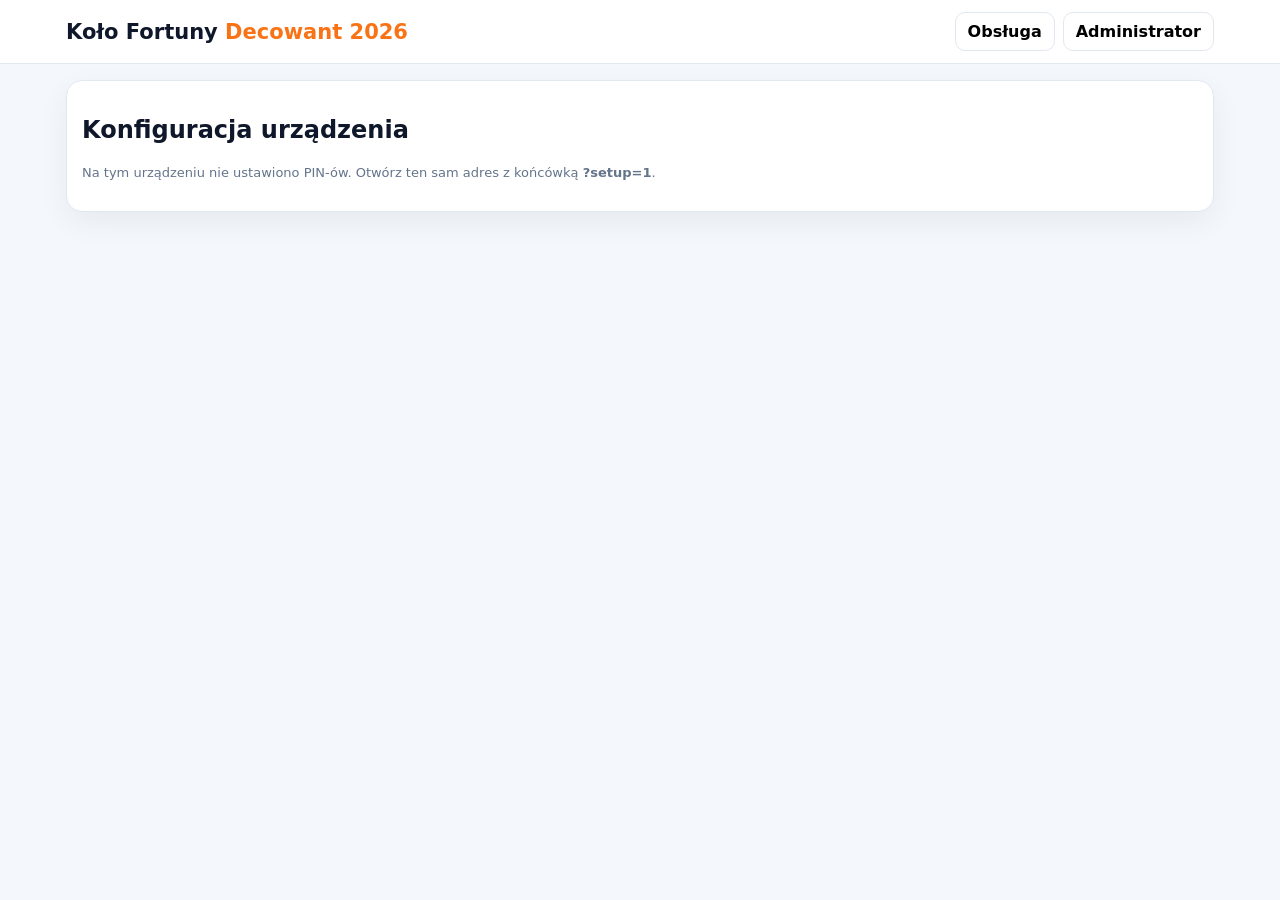
<file: kolo-fortuny-2026/index.html>
<!doctype html>
<html lang="pl"><head><meta charset="utf-8"><meta name="viewport" content="width=device-width,initial-scale=1"><title>Decowant – Koło Fortuny 2026</title>
<style>
:root{--g:#15803d;--o:#f97316;--r:#dc2626;--bg:#f4f7fb;--line:#e2e8f0;--ink:#0f172a;--muted:#64748b}*{box-sizing:border-box}body{margin:0;font-family:system-ui,-apple-system,Segoe UI,Roboto,Arial;background:var(--bg);color:var(--ink)}button,input{font:inherit}button{cursor:pointer;border:1px solid var(--line);background:#fff;border-radius:10px;padding:9px 12px;font-weight:750}button:disabled{opacity:.5;cursor:not-allowed}.green{background:var(--g);border-color:var(--g);color:#fff}.orange{background:var(--o);border-color:var(--o);color:#fff}.red{background:var(--r);border-color:var(--r);color:#fff}.hide{display:none!important}.top{position:sticky;top:0;z-index:10;background:#fff;border-bottom:1px solid var(--line)}.wrap{max-width:1180px;margin:auto;padding:12px 16px;display:flex;justify-content:space-between;align-items:center;gap:10px}h1{font-size:21px;margin:0}h1 span{color:var(--o)}.actions{display:flex;gap:8px;flex-wrap:wrap}.page{max-width:1180px;margin:auto;padding:16px}.card{background:#fff;border:1px solid var(--line);border-radius:16px;box-shadow:0 10px 30px rgba(15,23,42,.06);overflow:hidden}.head{padding:13px 15px;border-bottom:1px solid var(--line);background:#fbfdff;display:flex;justify-content:space-between;align-items:center;gap:10px}.head h2{font-size:17px;margin:0}.body{padding:15px}.status{display:flex;gap:10px;align-items:center;flex-wrap:wrap;background:#fff;border:1px solid var(--line);border-radius:13px;padding:10px 12px;margin-bottom:14px}.status b{margin-left:auto}.badge{border-radius:999px;padding:6px 10px;font-size:12px;font-weight:900}.badge.test{background:#fff7ed;color:#9a3412}.badge.live{background:#ecfdf5;color:#166534}.badge.ended{background:#f1f5f9;color:#334155}.layout{display:grid;grid-template-columns:1.2fr .8fr;gap:15px}.lock,.section{border:1px solid var(--line);border-radius:13px;padding:13px;background:#fff}.lock{background:#f8fafc;border-style:dashed}.lock p,.section p,.help{font-size:13px;color:var(--muted);line-height:1.45}label{display:block;font-size:12px;font-weight:800;color:#475569;margin-bottom:5px}input{width:100%;height:39px;border:1px solid #cbd5e1;border-radius:9px;padding:0 9px}.customer{display:grid;grid-template-columns:1fr 150px 180px;gap:9px;align-items:end}.session{margin-top:10px;padding:10px 12px;border:1px solid var(--line);background:#f8fafc;border-radius:12px;display:grid;grid-template-columns:1fr auto auto;gap:12px;align-items:center}.session small{display:block;color:var(--muted)}.session strong{display:block;text-align:right;font-size:25px;color:var(--g)}.wheelWrap{width:min(100%,620px);aspect-ratio:1;margin:18px auto 8px;position:relative}.wheelWrap canvas{width:100%;height:100%;display:block}.pointer{position:absolute;left:50%;top:-8px;transform:translateX(-50%);z-index:3;width:0;height:0;border-left:18px solid transparent;border-right:18px solid transparent;border-bottom:32px solid var(--o)}.hub{position:absolute;left:50%;top:50%;transform:translate(-50%,-50%);width:96px;height:96px;border-radius:50%;background:var(--o);border:7px solid #fff;color:#fff;font-weight:900;display:flex;align-items:center;justify-content:center;text-align:center;pointer-events:none}.center{text-align:center}.big{font-size:18px;padding:13px 25px}.testNote{text-align:center;color:#9a3412;font-size:12px}.result{text-align:center;margin:12px auto 0;padding:12px;background:#ecfdf5;border:1px solid #bbf7d0;border-radius:12px}.result small{display:block;color:#166534;font-weight:800}.result strong{display:block;font-size:24px;color:#14532d}.prizes{display:flex;flex-direction:column;gap:7px;max-height:710px;overflow:auto}.prize{display:grid;grid-template-columns:32px 1fr 70px 75px;gap:7px;align-items:center;padding:7px;border:1px solid var(--line);border-radius:10px}.prize.off{opacity:.5}.num{width:28px;height:28px;border-radius:50%;border:2px solid #16a34a;color:var(--g);font-weight:900;display:flex;align-items:center;justify-content:center}.prize b{font-size:13px}.prize small{display:block;color:var(--muted)}.pill{font-size:11px;background:#f1f5f9;border-radius:8px;padding:5px;text-align:center}.admin{margin-top:15px}.tabs{display:flex;gap:7px;flex-wrap:wrap;margin-bottom:13px}.tab.on{background:#0f172a;color:#fff}.panel{display:none}.panel.on{display:block}.row{display:flex;justify-content:space-between;align-items:center;gap:10px}.twocol{display:grid;grid-template-columns:1fr 1fr;gap:13px}.editor{border:1px solid var(--line);border-radius:11px;overflow:hidden;margin-top:10px}.editrow{display:grid;grid-template-columns:36px 1fr 80px 95px 80px 62px;gap:7px;align-items:center;padding:7px;border-bottom:1px solid var(--line)}.editrow:last-child{border-bottom:0}.prob{text-align:right;color:#166534;font-weight:850}.table{overflow:auto;border:1px solid var(--line);border-radius:10px}.table table{width:100%;border-collapse:collapse;font-size:13px}.table th,.table td{padding:8px;border-bottom:1px solid var(--line);text-align:left}.table th{background:#f8fafc;font-size:11px;text-transform:uppercase;color:var(--muted)}.ok{padding:8px;background:#f0fdf4;border:1px solid #bbf7d0;color:#166534;border-radius:9px}.warn{background:#fff7ed;border-color:#fed7aa}.grand{text-align:center;padding:17px;border:1px solid #fdba74;background:#fff7ed;border-radius:14px}.grand small,.grand span,.grand b,.grand strong{display:block}.grand strong{font-size:28px;color:#9a3412}.modal{position:fixed;inset:0;background:rgba(15,23,42,.62);z-index:50;display:flex;align-items:center;justify-content:center;padding:16px}.dialog{width:min(500px,100%);background:#fff;border-radius:16px;padding:17px;box-shadow:0 20px 70px rgba(0,0,0,.3)}.dialog h3{margin-top:0}.modalActions{display:flex;justify-content:flex-end;gap:8px;margin-top:14px}code{display:block;background:#f8fafc;border:1px solid var(--line);border-radius:9px;padding:9px;font-size:12px}@media(max-width:900px){.layout,.twocol{grid-template-columns:1fr}.customer{grid-template-columns:1fr}.status b{margin-left:0}.editrow{grid-template-columns:32px 1fr 72px 85px}}
</style></head><body>
<header class="top"><div class="wrap"><h1>Koło Fortuny <span>Decowant 2026</span></h1><div class="actions"><button id="operatorLogin">Obsługa</button><button id="adminLogin">Administrator</button><button id="logout" class="hide">Wyloguj</button></div></div></header><main class="page">
<section id="setup" class="card hide"><div class="body"><h2>Konfiguracja urządzenia</h2><p class="help">Na tym urządzeniu nie ustawiono PIN-ów. Otwórz ten sam adres z końcówką <b>?setup=1</b>.</p><div id="setupFields" class="hide"><label>PIN administratora</label><input id="adminPinSetup" type="password" inputmode="numeric"><label style="margin-top:10px">PIN obsługi</label><input id="operatorPinSetup" type="password" inputmode="numeric"><button id="saveSetup" class="green" style="margin-top:12px">Zapisz PIN-y</button></div></div></section>
<div id="app" class="hide"><div class="status"><span id="modeBadge" class="badge test">TRYB TESTOWY</span><span id="modeInfo"></span><b id="summary"></b></div><div class="layout"><section class="card"><div class="head"><h2>Losowanie</h2><span id="authState">Zablokowane</span></div><div class="body"><div id="locked" class="lock"><b>Losowanie zablokowane.</b><p>Zaloguj obsługę. Przypadkowy odwiedzający nie może wykonywać oficjalnych losowań.</p><button id="loginInline" class="green">Zaloguj obsługę</button></div><div id="wheelPanel" class="hide"><div class="customer"><div><label>Nr telefonu klienta</label><input id="phone" type="tel" placeholder="501 234 567"></div><div><label>Kupione losy</label><input id="tickets" type="number" min="1" max="100" value="1"></div><button id="addCustomer" class="green">Dodaj pakiet</button></div><div id="activeSession" class="session hide"><div><b id="sessionPhone"></b><small>Pakiet: <span id="sessionBought"></span></small></div><div><small>Pozostało</small><strong id="sessionLeft">0</strong></div><button id="cancelSession">Anuluj pakiet</button></div><div class="wheelWrap"><div class="pointer"></div><canvas id="wheel" width="620" height="620"></canvas><div class="hub">DECOWANT<br>2026</div></div><div class="center"><button id="spin" class="green big" disabled>ZAKRĘĆ KOŁEM</button></div><p id="testNote" class="testNote">TRYB TESTOWY: ilości nagród nie maleją.</p><div id="result" class="result hide"><small id="resultNo"></small><strong id="resultName"></strong></div></div></div></section><section class="card"><div class="head"><h2>Nagrody na kole</h2><span id="available"></span></div><div class="body"><div id="publicPrizes" class="prizes"></div></div></section></div>
<section id="admin" class="card admin hide"><div class="head"><h2>Panel administratora</h2><span>Dane gry zapisują się lokalnie na tym urządzeniu.</span></div><div class="body"><nav class="tabs"><button class="tab on" data-tab="prizes">Nagrody</button><button class="tab" data-tab="game">Gra</button><button class="tab" data-tab="players">Gracze</button><button class="tab" data-tab="grand">Nagroda główna</button><button class="tab" data-tab="backup">Kopia</button><button class="tab" data-tab="security">PIN-y</button></nav>
<div id="tab-prizes" class="panel on"><div class="section"><div class="row"><div><h3>Nagrody i szanse</h3><p>Więcej sztuk i niższa wartość = większa szansa. Droższa i rzadka = mniejsza szansa.</p></div><button id="addPrize" class="green">+ Dodaj nagrodę</button></div><code>waga = ilość^0,75 / (1 + wartość/50)^0,65</code><div id="prizeEditor" class="editor"></div></div></div>
<div id="tab-game" class="panel"><div class="twocol"><div class="section"><h3>Sterowanie grą</h3><div id="gameText"></div><div id="testControls"><button id="startLive" class="green">ROZPOCZNIJ GRĘ NA ŻYWO</button><p>START nie usuwa bazy nagród.</p></div><div id="liveControls" class="hide"><p class="ok">Gra LIVE działa. START nie uruchomi się drugi raz.</p><button id="endLive" class="red">ZAKOŃCZ GRĘ</button></div><div id="endedControls" class="hide"><button id="newEdition" class="orange">NOWA EDYCJA – zachowaj nagrody</button></div></div><div class="section"><h3>Podsumowanie</h3><div id="gameStats"></div></div></div><div class="section"><h3>Historia losowań</h3><div class="table"><table><thead><tr><th>Czas</th><th>Tryb</th><th>Telefon</th><th>Nr</th><th>Nagroda</th></tr></thead><tbody id="spinHistory"></tbody></table></div></div></div>
<div id="tab-players" class="panel"><div class="section"><h3>Uczestnicy LIVE</h3><p>Każdy kupiony los = jeden udział w nagrodzie głównej.</p><div class="table"><table><thead><tr><th>Telefon</th><th>Losy</th><th>Użyte</th><th>Szansa</th><th></th></tr></thead><tbody id="players"></tbody></table></div></div></div>
<div id="tab-grand" class="panel"><div class="twocol"><div class="section"><h3>Nagroda główna</h3><label>Nazwa nagrody</label><input id="grandName" type="text"><p>Losowanie dostępne po zakończeniu gry.</p><button id="drawGrand" class="orange">WYLOSUJ NAGRODĘ GŁÓWNĄ</button></div><div class="section"><h3>Wynik</h3><div id="grandEmpty">Jeszcze nie losowano.</div><div id="grandResult" class="grand hide"><small>ZWYCIĘZCA</small><strong id="grandPhone"></strong><span id="grandTickets"></span><b id="grandPrize"></b></div></div></div></div>
<div id="tab-backup" class="panel"><div class="twocol"><div class="section"><h3>Kopia bezpieczeństwa</h3><button id="export" class="green">Pobierz kopię JSON</button></div><div class="section"><h3>Wczytaj kopię</h3><input id="import" type="file" accept="application/json"></div></div></div>
<div id="tab-security" class="panel"><div class="twocol"><div class="section"><h3>Zmień PIN administratora</h3><input id="newAdminPin" type="password" inputmode="numeric"><button id="changeAdminPin" style="margin-top:9px">Zmień</button></div><div class="section"><h3>Zmień PIN obsługi</h3><input id="newOperatorPin" type="password" inputmode="numeric"><button id="changeOperatorPin" style="margin-top:9px">Zmień</button></div></div></div></div></section></div></main>
<div id="loginModal" class="modal hide"><div class="dialog"><h3 id="loginTitle">Logowanie</h3><label>PIN</label><input id="loginPin" type="password" inputmode="numeric"><p id="loginHelp"></p><div class="modalActions"><button data-close="loginModal">Anuluj</button><button id="loginSubmit" class="green">Zaloguj</button></div></div></div><div id="confirmModal" class="modal hide"><div class="dialog"><h3 id="confirmTitle">Potwierdź</h3><p id="confirmText"></p><div id="phraseWrap" class="hide"><label>Wpisz: <b id="phraseLabel"></b></label><input id="phraseInput"></div><div class="modalActions"><button data-close="confirmModal">Anuluj</button><button id="confirmOk" class="red">Potwierdź</button></div></div></div>
<script>
(()=>{const K='decowant_wheel_2026_onefile_v1',S='decowant_wheel_2026_onefile_sec_v1',$=id=>document.getElementById(id),demo=[['Kubek Decowant',24,25],['Długopis',60,5],['Koszulka Decowant',18,45],['Taśma malarska MOTIVE',30,16],['Wałek malarski',12,35],['Czapka',8,55],['Voucher 100 zł',3,100],['Zestaw narzędzi',2,250]],uid=()=>Math.random().toString(36).slice(2)+Date.now().toString(36),fresh=()=>({mode:'TEST',startedAt:null,endedAt:null,prizes:demo.map((x,i)=>({id:uid(),name:x[0],qty:x[1],startQty:x[1],value:x[2],active:true,color:`hsl(${i*47%360} 72% 58%)`})),spins:[],testSpins:[],participants:{},activeSession:null,grandPrizeName:'Nagroda główna Decowant',grandWinner:null});let st=load(),role=null,targetRole=null,rotation=0,spinning=false,confirmFn=null,confirmPhrase=null;function load(){try{let x=JSON.parse(localStorage.getItem(K)||'null');if(x){x.prizes=(x.prizes||[]).map((p,i)=>({...p,id:p.id||uid(),qty:+p.qty||0,startQty:+(p.startQty??p.qty)||0,value:+p.value||0,active:p.active!==false,color:p.color||`hsl(${i*47%360} 72% 58%)`}));x.participants=x.participants||{};x.spins=x.spins||[];x.testSpins=x.testSpins||[];return x}}catch(e){}return fresh()}function save(){localStorage.setItem(K,JSON.stringify(st))}function sec(){try{return JSON.parse(localStorage.getItem(S)||'null')}catch(e){return null}}function setSec(x){localStorage.setItem(S,JSON.stringify(x))}function esc(s){return String(s??'').replace(/[&<>"']/g,c=>({'&':'&amp;','<':'&lt;','>':'&gt;','"':'&quot;',"'":'&#39;'}[c]))}function phone(v){let d=String(v||'').replace(/\D/g,'');if(d.startsWith('48')&&d.length===11)d=d.slice(2);return d}function pretty(v){let d=phone(v);return d.length===9?d.slice(0,3)+' '+d.slice(3,6)+' '+d.slice(6):v}function rnd(){return Math.random()}function weight(p){if(!p.active||p.qty<=0)return 0;return Math.pow(Math.max(1,p.qty),.75)/Math.pow(1+Math.max(0,p.value)/50,.65)}function probs(){let ws=st.prizes.map(weight),t=ws.reduce((a,b)=>a+b,0);return ws.map(x=>t?x/t:0)}function pick(){let ws=st.prizes.map(weight),t=ws.reduce((a,b)=>a+b,0);if(!t)return-1;let r=rnd()*t;for(let i=0;i<ws.length;i++){if(r<ws[i])return i;r-=ws[i]}return ws.length-1}function mode(){return st.mode==='LIVE'?['live','GRA NA ŻYWO','Wygrane zmniejszają pulę. Kupione losy zapisują się do nagrody głównej.']:st.mode==='ENDED'?['ended','GRA ZAKOŃCZONA','Zwykłe losowanie zablokowane. Można losować nagrodę główną.']:['test','TRYB TESTOWY','Testy nie zmieniają puli i nie zapisują graczy do nagrody głównej.']}function render(){let m=mode();$('modeBadge').className='badge '+m[0];$('modeBadge').textContent=m[1];$('modeInfo').textContent=m[2];$('testNote').classList.toggle('hide',st.mode!=='TEST');$('summary').textContent=`Nagrody: ${st.prizes.filter(p=>p.active&&p.qty>0).length} • sztuk: ${st.prizes.reduce((a,p)=>a+p.qty,0)} • uczestników LIVE: ${Object.keys(st.participants).length}`;auth();renderPrizes();renderSession();renderAdmin();draw()}function auth(){let ok=role==='operator'||role==='admin';$('locked').classList.toggle('hide',ok);$('wheelPanel').classList.toggle('hide',!ok);$('authState').textContent=ok?(role==='admin'?'Administrator zalogowany':'Obsługa zalogowana'):'Zablokowane';$('admin').classList.toggle('hide',role!=='admin');$('logout').classList.toggle('hide',!role);$('operatorLogin').classList.toggle('hide',!!role);$('adminLogin').classList.toggle('hide',role==='admin')}function renderPrizes(){let ps=probs();$('publicPrizes').innerHTML=st.prizes.map((p,i)=>`<div class="prize ${!p.active||p.qty<=0?'off':''}"><div class="num">${i+1}</div><div><b>${esc(p.name)}</b><small>${p.active?'Aktywna':'Wyłączona'}</small></div><div class="pill">${p.qty} szt.</div><div class="pill">${p.value.toFixed(0)} zł</div></div>`).join('');let av=st.prizes.filter(p=>p.active&&p.qty>0);$('available').textContent=`${av.length} pozycji • ${av.reduce((a,p)=>a+p.qty,0)} szt.`;$('prizeEditor').innerHTML=st.prizes.map((p,i)=>`<div class="editrow" data-id="${p.id}"><div class="num">${i+1}</div><input data-f="name" value="${esc(p.name)}"><input data-f="qty" type="number" min="0" value="${p.qty}"><input data-f="value" type="number" min="0" step="0.01" value="${p.value}"><div class="prob">${(ps[i]*100).toFixed(2)}%</div><button data-del="1">Usuń</button></div>`).join('')}function renderSession(){let s=st.activeSession;$('activeSession').classList.toggle('hide',!s);if(s){$('sessionPhone').textContent=pretty(s.phone);$('sessionBought').textContent=s.bought;$('sessionLeft').textContent=s.remaining}$('phone').disabled=!!s;$('tickets').disabled=!!s;$('addCustomer').disabled=!!s||st.mode==='ENDED';$('cancelSession').disabled=!s||s.remaining<=0;$('spin').disabled=!(role&&st.mode!=='ENDED'&&s&&s.remaining>0&&st.prizes.some(p=>weight(p)>0)&&!spinning)}function renderAdmin(){if(role!=='admin')return;$('testControls').classList.toggle('hide',st.mode!=='TEST');$('liveControls').classList.toggle('hide',st.mode!=='LIVE');$('endedControls').classList.toggle('hide',st.mode!=='ENDED');$('gameText').innerHTML=st.mode==='TEST'?'Możesz testować koło. Testy nie zmniejszają ilości.':st.mode==='LIVE'?`Gra rozpoczęta: <b>${new Date(st.startedAt).toLocaleString()}</b>. Nagrody można dodawać także w trakcie gry.`:`Gra zakończona: <b>${st.endedAt?new Date(st.endedAt).toLocaleString():'-'}</b>.`;let vals=Object.values(st.participants),tickets=vals.reduce((a,p)=>a+p.tickets,0);$('gameStats').innerHTML=`<b>${st.spins.length}</b> losowań LIVE<br><b>${vals.length}</b> klientów<br><b>${tickets}</b> losów w puli głównej`;let all=[...st.spins.map(x=>({...x,m:'LIVE'})),...st.testSpins.map(x=>({...x,m:'TEST'}))].sort((a,b)=>b.ts-a.ts);$('spinHistory').innerHTML=all.map(x=>`<tr><td>${new Date(x.ts).toLocaleString()}</td><td>${x.m}</td><td>${x.phone?pretty(x.phone):'-'}</td><td>${x.prizeNumber||'-'}</td><td>${esc(x.prizeName||'-')}</td></tr>`).join('')||'<tr><td colspan="5">Brak losowań.</td></tr>';$('players').innerHTML=vals.sort((a,b)=>b.tickets-a.tickets).map(p=>`<tr><td>${pretty(p.phone)}</td><td>${p.tickets}</td><td>${p.used||0}</td><td>${tickets?((p.tickets/tickets)*100).toFixed(2):'0.00'}%</td><td><button data-rm="${p.phone}">Usuń</button></td></tr>`).join('')||'<tr><td colspan="5">Brak uczestników.</td></tr>';$('grandName').value=st.grandPrizeName;$('drawGrand').disabled=st.mode!=='ENDED'||!!st.grandWinner||!tickets;$('grandResult').classList.toggle('hide',!st.grandWinner);$('grandEmpty').classList.toggle('hide',!!st.grandWinner);if(st.grandWinner){$('grandPhone').textContent=pretty(st.grandWinner.phone);$('grandTickets').textContent=`${st.grandWinner.tickets} losów w puli`;$('grandPrize').textContent=st.grandWinner.prizeName}}function draw(){let c=$('wheel'),ctx=c.getContext('2d'),css=620,dpr=window.devicePixelRatio||1;c.width=css*dpr;c.height=css*dpr;ctx.setTransform(dpr,0,0,dpr,0,0);ctx.clearRect(0,0,css,css);let cx=css/2,cy=css/2,r=css/2-18,n=st.prizes.length;ctx.save();ctx.translate(cx,cy);ctx.rotate(rotation);if(n){let step=Math.PI*2/n;st.prizes.forEach((p,i)=>{let a=i*step,b=a+step;ctx.beginPath();ctx.moveTo(0,0);ctx.arc(0,0,r,a,b);ctx.closePath();ctx.fillStyle=!p.active||p.qty<=0?'#dbe3ec':p.color;ctx.fill();ctx.strokeStyle='rgba(255,255,255,.75)';ctx.stroke();let mid=a+step/2;ctx.save();ctx.rotate(mid);ctx.translate(r*.73,0);ctx.rotate(Math.PI/2);ctx.beginPath();ctx.arc(0,0,n>20?17:20,0,Math.PI*2);ctx.fillStyle='rgba(255,255,255,.82)';ctx.fill();ctx.fillStyle='#0f172a';ctx.font=`900 ${n>24?15:n>18?17:20}px system-ui`;ctx.textAlign='center';ctx.textBaseline='middle';ctx.fillText(String(i+1),0,0);ctx.restore()})}else{ctx.beginPath();ctx.arc(0,0,r,0,Math.PI*2);ctx.fillStyle='#e5e7eb';ctx.fill()}ctx.beginPath();ctx.arc(0,0,r,0,Math.PI*2);ctx.strokeStyle='#15803d';ctx.lineWidth=9;ctx.stroke();ctx.restore()}function mod(a,m){return((a%m)+m)%m}function anim(to,dur){return new Promise(res=>{let from=rotation,start=performance.now(),tick=now=>{let p=Math.min(1,(now-start)/dur),e=1-Math.pow(1-p,4);rotation=from+(to-from)*e;draw();p<1?requestAnimationFrame(tick):res()};requestAnimationFrame(tick)})}async function spin(){if(spinning||!st.activeSession)return;let idx=pick();if(idx<0)return alert('Brak dostępnych nagród.');spinning=true;renderSession();$('result').classList.add('hide');let n=st.prizes.length,step=Math.PI*2/n,mid=idx*step+step/2,target=-Math.PI/2-mid,current=mod(rotation,Math.PI*2),dn=mod(mod(target,Math.PI*2)-current,Math.PI*2),final=rotation+(6+Math.floor(rnd()*3))*Math.PI*2+dn;await anim(final,3200);rotation=final;let p=st.prizes[idx],s=st.activeSession;s.remaining--;let rec={id:uid(),ts:Date.now(),phone:s.phone,prizeId:p.id,prizeName:p.name,prizeNumber:idx+1};if(st.mode==='LIVE'){p.qty=Math.max(0,p.qty-1);st.spins.unshift(rec);if(st.participants[s.phone])st.participants[s.phone].used=(st.participants[s.phone].used||0)+1}else st.testSpins.unshift(rec);$('resultNo').textContent=`Nagroda nr ${idx+1}`;$('resultName').textContent=p.name;$('result').classList.remove('hide');if(s.remaining<=0)st.activeSession=null;save();spinning=false;render()}function addCustomer(){let ph=phone($('phone').value),cnt=Math.floor(+$('tickets').value||0);if(ph.length!==9)return alert('Podaj prawidłowy 9-cyfrowy numer telefonu.');if(cnt<1||cnt>100)return alert('Liczba losów: 1–100.');if(st.mode==='ENDED')return;st.activeSession={id:uid(),phone:ph,bought:cnt,remaining:cnt,ts:Date.now()};if(st.mode==='LIVE'){let p=st.participants[ph]||{phone:ph,tickets:0,used:0};p.tickets+=cnt;st.participants[ph]=p}$('phone').value='';$('tickets').value='1';save();render()}function cancelSession(){let s=st.activeSession;if(!s)return;if(st.mode==='LIVE'&&s.bought!==s.remaining)return alert('Część losów została już wykorzystana. Pakietu nie anuluję automatycznie.');if(!confirm('Anulować niewykorzystany pakiet?'))return;if(st.mode==='LIVE'&&st.participants[s.phone]){st.participants[s.phone].tickets-=s.remaining;if(st.participants[s.phone].tickets<=0)delete st.participants[s.phone]}st.activeSession=null;save();render()}function openLogin(r){targetRole=r;$('loginTitle').textContent=r==='admin'?'Logowanie administratora':'Logowanie obsługi';$('loginHelp').textContent=r==='admin'?'Dostęp do nagród, sterowania grą i nagrody głównej.':'Dostęp do obsługi losowań.';$('loginPin').value='';$('loginModal').classList.remove('hide')}function doLogin(){let x=sec();if(!x)return alert('Najpierw skonfiguruj PIN-y.');let v=$('loginPin').value.trim(),ok=targetRole==='admin'?v===x.adminPin:(v===x.operatorPin||v===x.adminPin);if(!ok)return alert('Nieprawidłowy PIN.');role=targetRole==='admin'?'admin':'operator';$('loginModal').classList.add('hide');render()}function ask(title,text,fn,phrase=null){$('confirmTitle').textContent=title;$('confirmText').textContent=text;$('phraseWrap').classList.toggle('hide',!phrase);$('phraseLabel').textContent=phrase||'';$('phraseInput').value='';confirmFn=fn;confirmPhrase=phrase;$('confirmModal').classList.remove('hide')}function confirmDo(){if(confirmPhrase&&$('phraseInput').value.trim().toUpperCase()!==confirmPhrase.toUpperCase())return alert('Wpisz dokładnie: '+confirmPhrase);$('confirmModal').classList.add('hide');let f=confirmFn;confirmFn=null;confirmPhrase=null;if(f)f()}function startLive(){ask('Rozpocząć grę LIVE?','Od tej chwili wygrane zmniejszają ilości, a kupione losy zapisują graczy do nagrody głównej. Baza nagród nie zostanie zresetowana.',()=>{st.mode='LIVE';st.startedAt=Date.now();st.endedAt=null;st.activeSession=null;st.grandWinner=null;save();render()},'START')}function endLive(){ask('Zakończyć grę?','Zwykłe losowania zostaną zablokowane. Potem można wylosować nagrodę główną.',()=>{st.mode='ENDED';st.endedAt=Date.now();st.activeSession=null;save();render()},'KONIEC')}function newEdition(){ask('Nowa edycja','Czyści graczy i historię, zachowuje definicje nagród i przywraca ich ilości startowe.',()=>{st.mode='TEST';st.startedAt=st.endedAt=null;st.spins=[];st.testSpins=[];st.participants={};st.activeSession=null;st.grandWinner=null;st.prizes.forEach(p=>p.qty=p.startQty);save();render()},'NOWA GRA')}function drawGrand(){let vals=Object.values(st.participants).filter(p=>p.tickets>0),total=vals.reduce((a,p)=>a+p.tickets,0);if(!total)return;ask('Losowanie nagrody głównej',`W puli jest ${total} losów od ${vals.length} klientów.`,()=>{let r=rnd()*total,winner=vals[vals.length-1];for(const p of vals){if(r<p.tickets){winner=p;break}r-=p.tickets}st.grandWinner={phone:winner.phone,tickets:winner.tickets,prizeName:st.grandPrizeName,ts:Date.now()};save();render()},'LOSUJ')}function addPrize(){st.prizes.push({id:uid(),name:'Nowa nagroda',qty:1,startQty:1,value:20,active:true,color:`hsl(${Math.floor(rnd()*360)} 72% 58%)`});save();render()}function updatePrize(id,f,v){let p=st.prizes.find(x=>x.id===id);if(!p)return;if(f==='name')p.name=v;if(f==='qty'){p.qty=Math.max(0,Math.floor(+v||0));if(st.mode!=='LIVE')p.startQty=p.qty}if(f==='value')p.value=Math.max(0,+v||0);save();render()}function deletePrize(id){let p=st.prizes.find(x=>x.id===id);if(!p)return;ask('Usunąć nagrodę?',`Usunąć „${p.name}” z koła?`,()=>{st.prizes=st.prizes.filter(x=>x.id!==id);save();render()},st.mode==='LIVE'?'USUŃ':null)}function removePlayer(ph){let p=st.participants[ph];if(!p)return;ask('Usunąć uczestnika?',`Usunąć ${pretty(ph)} i jego ${p.tickets} losów?`,()=>{delete st.participants[ph];save();render()},'USUŃ')}function exportData(){let blob=new Blob([JSON.stringify({exportedAt:new Date().toISOString(),state:st},null,2)],{type:'application/json'}),url=URL.createObjectURL(blob),a=document.createElement('a');a.href=url;a.download='decowant-kolo-2026-backup.json';a.click();URL.revokeObjectURL(url)}function importData(file){let r=new FileReader();r.onload=()=>{try{let x=JSON.parse(String(r.result));ask('Wczytać kopię?','Bieżący stan zostanie zastąpiony.',()=>{st=x.state||x;save();location.reload()},'WCZYTAJ')}catch(e){alert('Nieprawidłowy JSON.')}};r.readAsText(file)}function setup(){let a=$('adminPinSetup').value.trim(),o=$('operatorPinSetup').value.trim();if(!/^\d{4,}$/.test(a)||!/^\d{4,}$/.test(o))return alert('Oba PIN-y: minimum 4 cyfry.');setSec({adminPin:a,operatorPin:o});alert('PIN-y zapisane.');location.href=location.pathname}function changePin(kind){let id=kind==='admin'?'newAdminPin':'newOperatorPin',v=$(id).value.trim();if(!/^\d{4,}$/.test(v))return alert('Minimum 4 cyfry.');let x=sec();if(kind==='admin')x.adminPin=v;else x.operatorPin=v;setSec(x);$(id).value='';alert('PIN zmieniony.')}function bind(){$('operatorLogin').onclick=()=>openLogin('operator');$('loginInline').onclick=()=>openLogin('operator');$('adminLogin').onclick=()=>openLogin('admin');$('logout').onclick=()=>{role=null;render()};$('loginSubmit').onclick=doLogin;$('loginPin').addEventListener('keydown',e=>{if(e.key==='Enter')doLogin()});document.querySelectorAll('[data-close]').forEach(b=>b.onclick=()=>$(b.dataset.close).classList.add('hide'));$('confirmOk').onclick=confirmDo;$('saveSetup').onclick=setup;$('addCustomer').onclick=addCustomer;$('cancelSession').onclick=cancelSession;$('spin').onclick=spin;$('startLive').onclick=startLive;$('endLive').onclick=endLive;$('newEdition').onclick=newEdition;$('drawGrand').onclick=drawGrand;$('grandName').oninput=e=>{st.grandPrizeName=e.target.value;save()};$('addPrize').onclick=addPrize;$('prizeEditor').addEventListener('change',e=>{let row=e.target.closest('.editrow');if(row&&e.target.dataset.f)updatePrize(row.dataset.id,e.target.dataset.f,e.target.value)});$('prizeEditor').addEventListener('click',e=>{let row=e.target.closest('.editrow');if(row&&e.target.dataset.del)deletePrize(row.dataset.id)});$('players').addEventListener('click',e=>{if(e.target.dataset.rm)removePlayer(e.target.dataset.rm)});$('export').onclick=exportData;$('import').onchange=e=>{let f=e.target.files?.[0];if(f)importData(f);e.target.value=''};$('changeAdminPin').onclick=()=>changePin('admin');$('changeOperatorPin').onclick=()=>changePin('operator');document.querySelectorAll('.tab').forEach(t=>t.onclick=()=>{document.querySelectorAll('.tab').forEach(x=>x.classList.remove('on'));document.querySelectorAll('.panel').forEach(x=>x.classList.remove('on'));t.classList.add('on');$('tab-'+t.dataset.tab).classList.add('on')})}function boot(){bind();if(!sec()){$('setup').classList.remove('hide');$('setupFields').classList.toggle('hide',new URLSearchParams(location.search).get('setup')!=='1');return}$('app').classList.remove('hide');render()}boot()})();
</script></body></html>
</file>
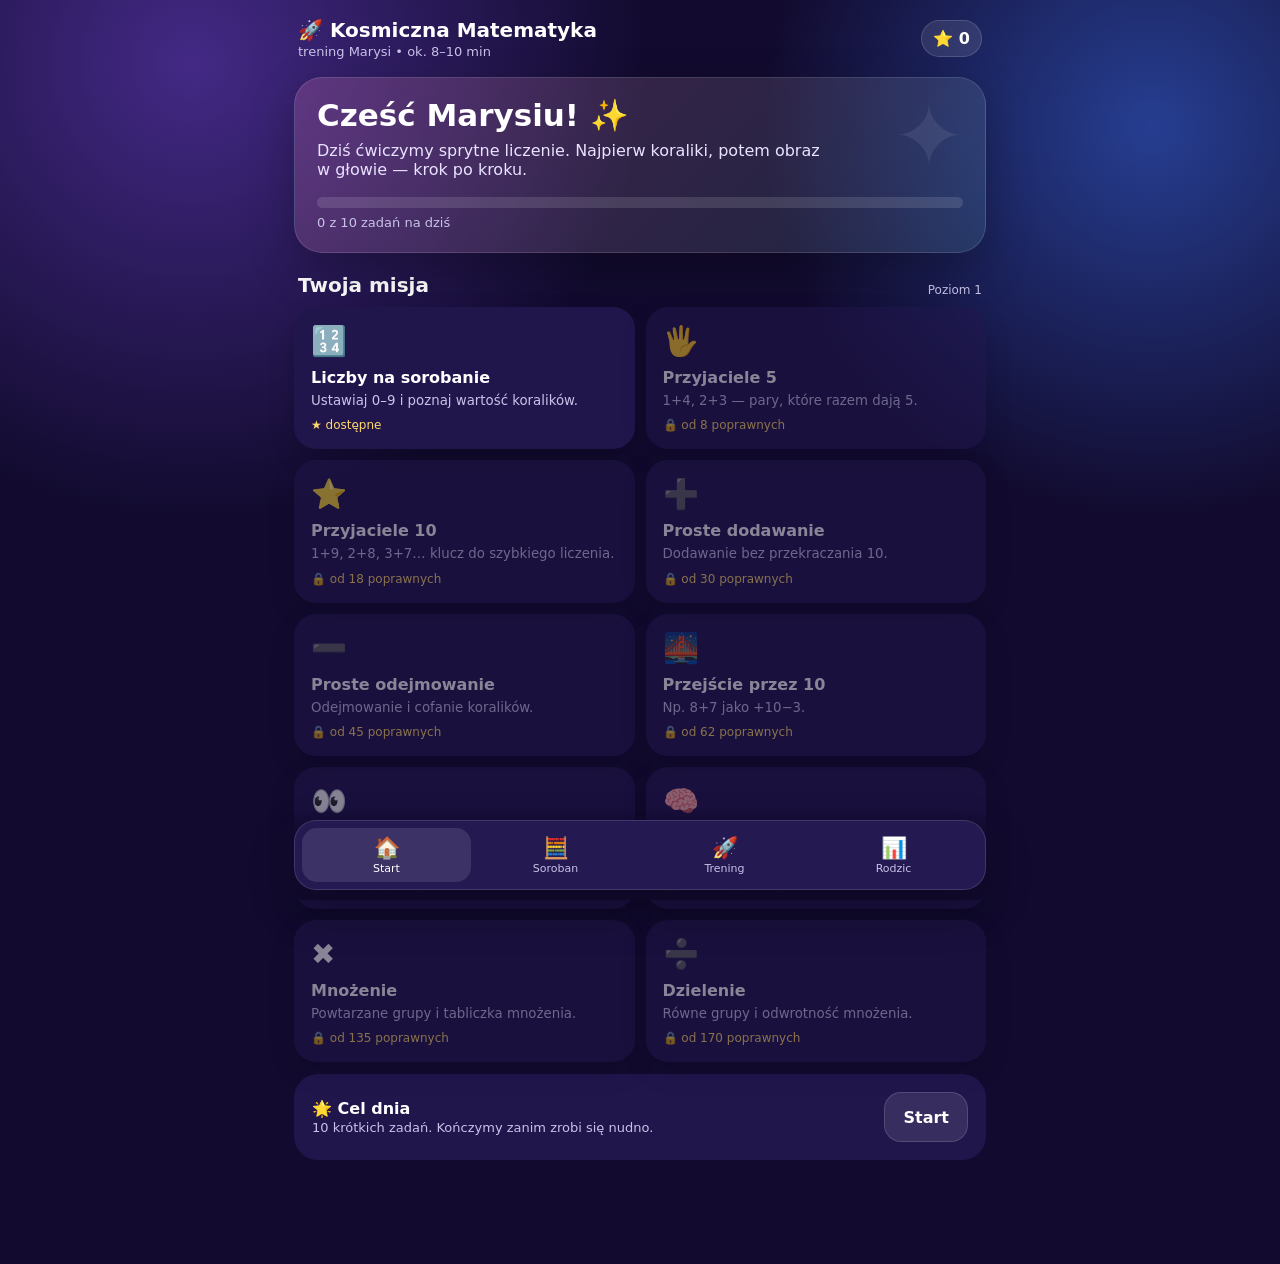
<file: matematyka-marysi/index.html>
<!doctype html>
<html lang="pl">
<head>
<meta charset="utf-8" />
<meta name="viewport" content="width=device-width,initial-scale=1,viewport-fit=cover" />
<meta name="mobile-web-app-capable" content="yes" />
<meta name="apple-mobile-web-app-capable" content="yes" />
<meta name="apple-mobile-web-app-status-bar-style" content="black-translucent" />
<meta name="apple-mobile-web-app-title" content="Matematyka Marysi" />
<meta name="theme-color" content="#311b67" />
<link rel="manifest" href="manifest.json" />
<title>Kosmiczna Matematyka Marysi</title>
<link rel="stylesheet" href="style.css?v=stara1">
</head>
<body>
<div class="app">
  <header class="top"><div><div class="brand">🚀 Kosmiczna Matematyka</div><div class="sub">trening Marysi • ok. 8–10 min</div></div><div class="pill" id="starPill">⭐ 0</div></header>

  <main id="home" class="screen active">
    <section class="hero"><h1>Cześć Marysiu! ✨</h1><p>Dziś ćwiczymy sprytne liczenie. Najpierw koraliki, potem obraz w głowie — krok po kroku.</p><div class="progress"><i id="dayProgress"></i></div><div class="sub" id="dayText" style="margin-top:7px">0 z 10 zadań na dziś</div></section>
    <div class="sectionTitle"><h2>Twoja misja</h2><span id="levelText">Poziom 1</span></div>
    <div class="grid" id="lessonGrid"></div>
    <div class="panel"><div class="row"><div><b>🌟 Cel dnia</b><div class="sub">10 krótkich zadań. Kończymy zanim zrobi się nudno.</div></div><button class="secondary" onclick="startRecommended()">Start</button></div></div>
  </main>

  <main id="learn" class="screen">
    <div class="lessonHead"><h2>🧮 Szkoła sorobanu</h2><p>Dotykaj koralików. Górny koralik ma wartość 5, dolne po 1.</p></div>
    <div class="taskCard">
      <div class="taskLabel">Wirtualny soroban</div><div class="prompt" id="freePrompt">Ułóż dowolną liczbę</div>
      <div id="freeSoroban"></div>
      <div class="hint"><b>Jak czytać?</b> Koraliki dotykające środkowej belki są „włączone”. Prawa kolumna to jedności, środkowa dziesiątki, lewa setki.</div>
      <div class="row"><button class="secondary" style="color:#392b61;background:#eee9ff" onclick="resetFreeSoroban()">Wyzeruj</button><button class="primary" onclick="speak('To jest liczba ' + freeValue)">🔊 Powiedz liczbę</button></div>
    </div>
  </main>

  <main id="training" class="screen">
    <div class="lessonHead"><h2 id="trainingTitle">Trening</h2><p id="trainingSub">Krótka seria.</p></div>
    <div class="taskCard" id="taskCard">
      <div class="taskLabel" id="taskLabel">Zadanie</div><div class="prompt" id="prompt">Gotowa?</div>
      <div id="taskArea"></div><div class="feedback" id="feedback"></div>
      <div class="row" style="margin-top:8px"><button class="secondary" style="color:#392b61;background:#eee9ff" onclick="showHint()">💡 Podpowiedź</button><button class="primary" id="nextBtn" onclick="nextTask()" style="display:none">Dalej →</button></div>
    </div>
    <div class="micro" id="sessionCounter">Zadanie 1 z 5</div>
  </main>

  <main id="parent" class="screen">
    <div class="lessonHead"><h2>👨‍👩‍👧 Panel rodzica</h2><p>Postępy są zapisywane tylko na tym urządzeniu.</p></div>
    <div class="panel"><div class="stats"><div class="stat"><b id="statCorrect">0</b><span>poprawnych</span></div><div class="stat"><b id="statAccuracy">0%</b><span>skuteczność</span></div><div class="stat"><b id="statStars">0</b><span>gwiazdek</span></div></div><div class="daily" id="week"></div></div>
    <div class="panel"><div class="row"><div><b>🔊 Głos lektora</b><div class="sub">Czyta polecenia naturalnym polskim głosem.</div></div><label class="switch"><input id="voiceToggle" type="checkbox" checked onchange="saveSettings()"></label></div><div class="voiceBox"><label for="voiceSelect"><b style="font-size:14px">Wybór głosu</b></label><select id="voiceSelect" class="voiceSelect" onchange="selectVoice(this.value)"><option value="">Automatycznie — najlepszy polski</option></select><div class="voiceActions"><div class="voiceStatus" id="voiceStatus">Szukam polskich głosów w telefonie…</div><button class="secondary" onclick="testVoice()">▶ Posłuchaj</button></div></div></div>
    <div class="sectionTitle"><h2>Program nauki</h2><span>od konkretu do wyobraźni</span></div>
    <div class="curriculum" id="curriculum"></div>
    <div class="panel"><b>Zasada treningu</b><p class="sub">Na początku nie ścigamy czasu. Najważniejszy jest poprawny ruch i rozumienie. Szybkość dokładamy dopiero po automatyzacji.</p><button class="secondary" onclick="resetProgress()">Wyzeruj postępy</button></div>
  </main>
</div>

<div class="bottom"><nav class="nav"><button class="active" data-go="home" onclick="go('home',this)"><span>🏠</span>Start</button><button data-go="learn" onclick="go('learn',this)"><span>🧮</span>Soroban</button><button data-go="training" onclick="startRecommended(this)"><span>🚀</span>Trening</button><button data-go="parent" onclick="go('parent',this)"><span>📊</span>Rodzic</button></nav></div>

<div class="modal" id="infoModal"><div class="modalBox"><button class="close" onclick="closeModal()">✕</button><h2 id="modalTitle"></h2><div id="modalBody"></div></div></div>
<script src="app.js?v=stara1"></script>
</body></html>
</file>
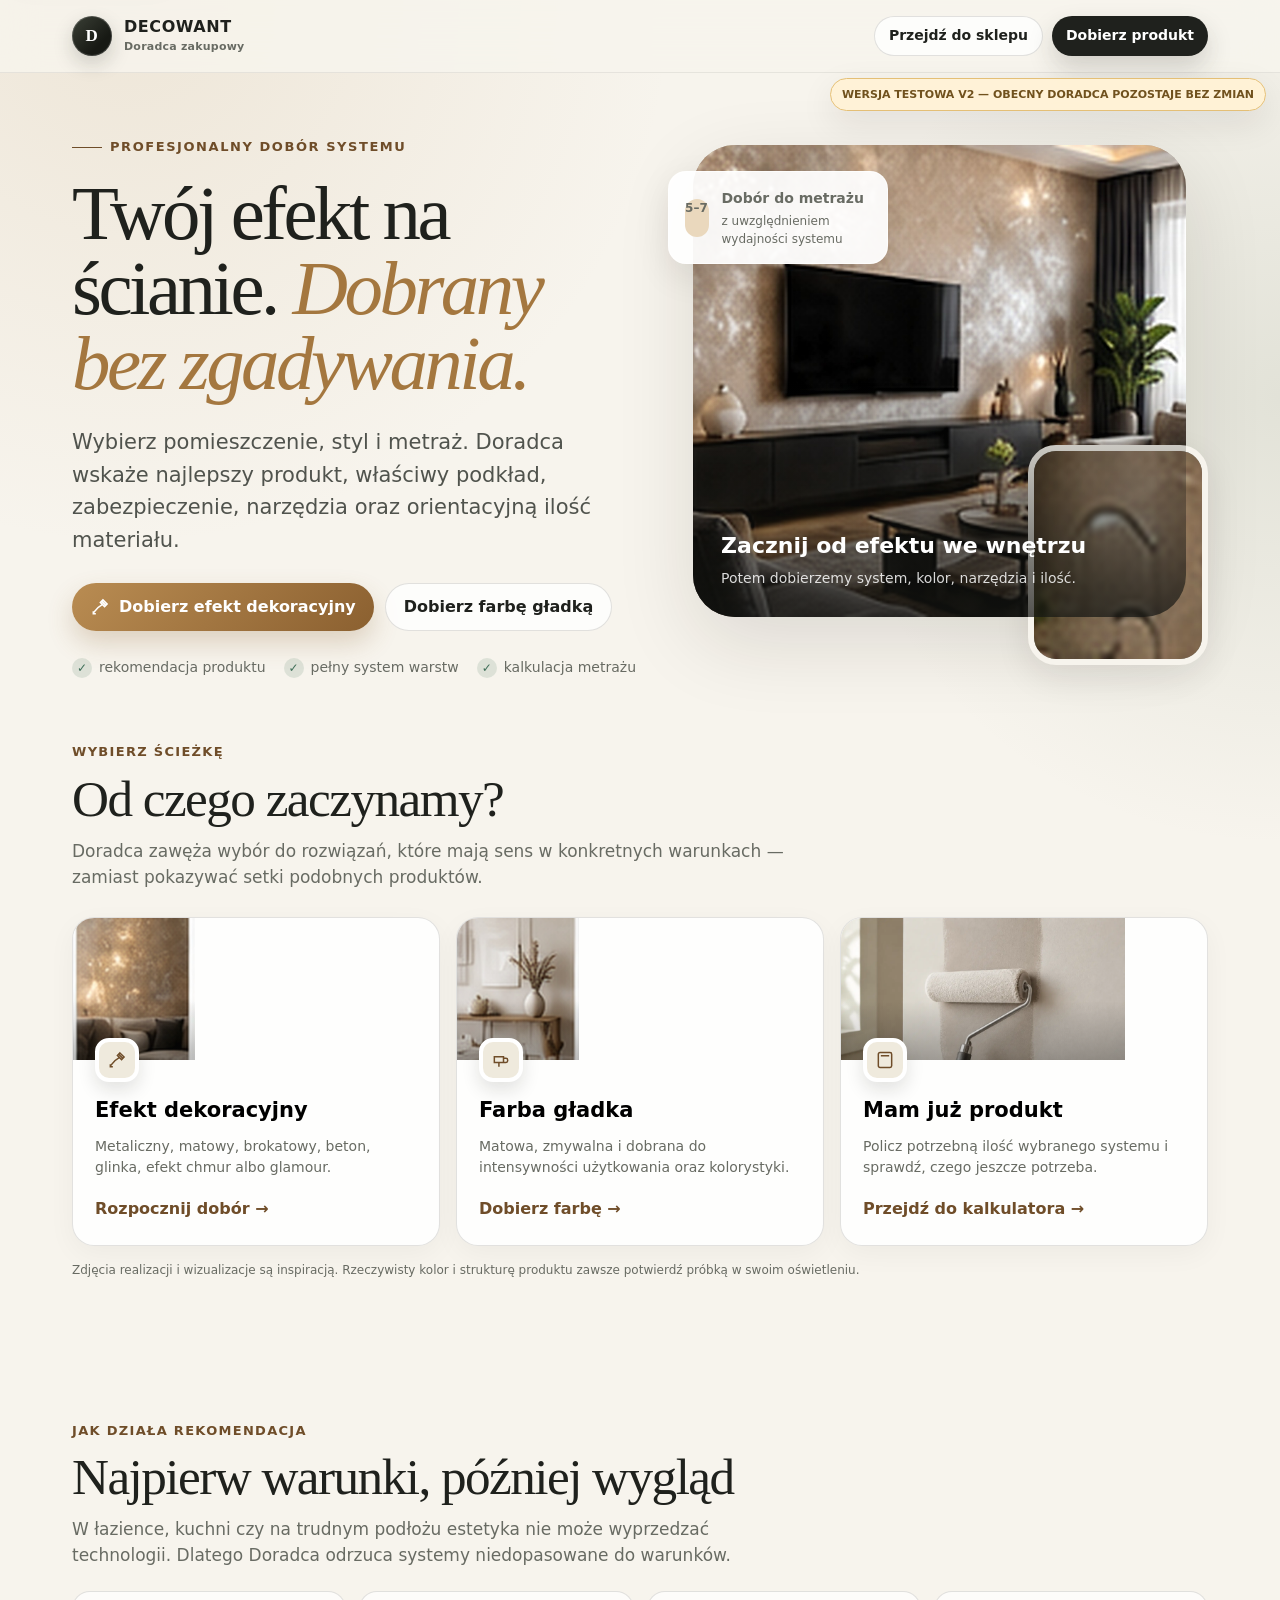
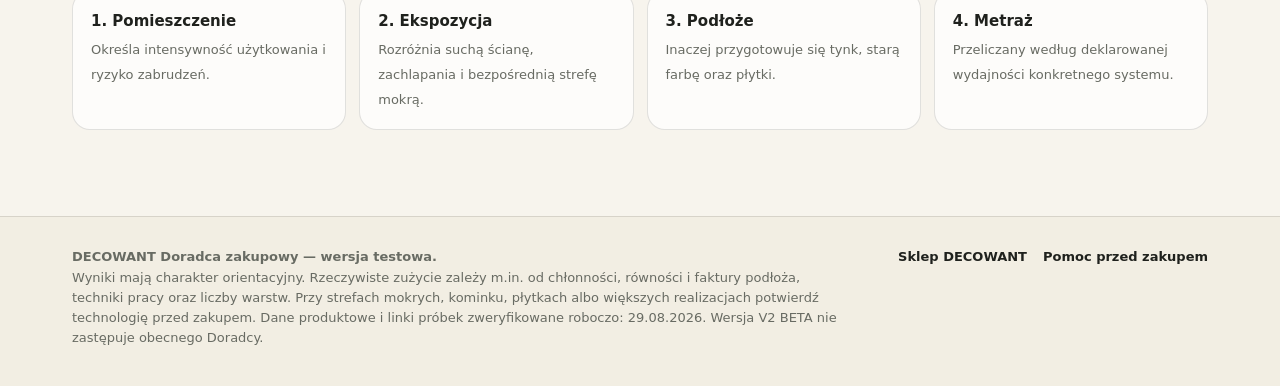
<file: v2/index.html>
<!doctype html>
<html lang="pl">
<head>
  <meta charset="utf-8">
  <meta name="viewport" content="width=device-width, initial-scale=1">
  <meta name="description" content="Profesjonalny doradca zakupowy DECOWANT: dobierz efekt, kolor, kompletny system i orientacyjną ilość materiału do swojego wnętrza.">
  <meta name="theme-color" content="#171814">
  <meta name="robots" content="noindex,nofollow,noarchive">
  <link rel="canonical" href="https://marekdecowant.github.io/doradca-decowant/v2/">
  <meta property="og:type" content="website">
  <meta property="og:locale" content="pl_PL">
  <meta property="og:title" content="Doradca DECOWANT — dobierz efekt i kompletny system">
  <meta property="og:description" content="Wybierz pomieszczenie, efekt i metraż. Otrzymasz rekomendację produktu, układ warstw i orientacyjną ilość materiału.">
  <meta property="og:url" content="https://marekdecowant.github.io/doradca-decowant/v2/">
  <meta property="og:image" content="https://marekdecowant.github.io/doradca-decowant/v2/img/salon-decomalmat.jpg">
  <meta property="og:image:alt" content="Doradca zakupowy DECOWANT — dobór efektu i kompletnego systemu">
  <title>Doradca DECOWANT PRO V2 — wersja testowa</title>
  <script type="application/ld+json">
  {
    "@context":"https://schema.org",
    "@type":"WebApplication",
    "name":"DECOWANT Doradca zakupowy",
    "applicationCategory":"ShoppingApplication",
    "operatingSystem":"Web",
    "url":"https://marekdecowant.github.io/doradca-decowant/v2/",
    "description":"Doradca doboru farb, efektów dekoracyjnych, kompletnego systemu i orientacyjnej ilości materiału."
  }
  </script>
  <style>
    :root {
      --ink: #1f211d;
      --muted: #686b63;
      --paper: #f7f4ed;
      --paper-2: #efeadd;
      --card: rgba(255,255,255,.88);
      --line: rgba(31,33,29,.13);
      --brand: #a4773f;
      --brand-dark: #6f4d29;
      --brand-soft: #ead8bd;
      --success: #3f6e58;
      --warning: #9a662b;
      --danger: #9b4940;
      --shadow: 0 26px 80px rgba(29, 25, 18, .12);
      --shadow-soft: 0 12px 35px rgba(29, 25, 18, .09);
      --radius-xl: 32px;
      --radius-lg: 22px;
      --radius-md: 16px;
      --radius-sm: 11px;
      --max: 1180px;
    }

    * { box-sizing: border-box; }
    html { scroll-behavior: smooth; }
    body {
      margin: 0;
      font-family: Inter, ui-sans-serif, system-ui, -apple-system, BlinkMacSystemFont, "Segoe UI", sans-serif;
      color: var(--ink);
      background:
        radial-gradient(circle at 10% 0%, rgba(208,183,145,.23), transparent 34rem),
        radial-gradient(circle at 100% 20%, rgba(130,144,119,.18), transparent 28rem),
        var(--paper);
      min-height: 100vh;
      line-height: 1.55;
    }

    button, input, select { font: inherit; }
    button, a { -webkit-tap-highlight-color: transparent; }
    a { color: inherit; }
    img { max-width: 100%; display: block; }
    [hidden] { display: none !important; }

    .skip-link {
      position: fixed;
      left: 12px;
      top: -80px;
      background: #fff;
      padding: 10px 14px;
      z-index: 200;
      border-radius: 8px;
      box-shadow: var(--shadow-soft);
    }
    .skip-link:focus { top: 12px; }

    .site-header {
      position: sticky;
      top: 0;
      z-index: 50;
      backdrop-filter: blur(18px);
      background: rgba(247,244,237,.83);
      border-bottom: 1px solid rgba(31,33,29,.08);
    }
    .header-inner {
      max-width: var(--max);
      margin: auto;
      min-height: 72px;
      padding: 12px 22px;
      display: flex;
      align-items: center;
      justify-content: space-between;
      gap: 18px;
    }
    .brand {
      display: inline-flex;
      align-items: center;
      gap: 12px;
      text-decoration: none;
      font-weight: 800;
      letter-spacing: .035em;
    }
    .brand-mark {
      width: 40px;
      height: 40px;
      border-radius: 50%;
      display: grid;
      place-items: center;
      color: #fff;
      background: linear-gradient(135deg, #3b4036, #171914 70%);
      box-shadow: inset 0 0 0 1px rgba(255,255,255,.16), 0 8px 20px rgba(20,21,18,.18);
      font-family: Georgia, serif;
      font-size: 17px;
    }
    .brand-copy { display: grid; line-height: 1.06; }
    .brand-copy small {
      font-weight: 600;
      color: var(--muted);
      letter-spacing: .02em;
      margin-top: 5px;
      font-size: 11px;
    }
    .header-actions { display: flex; align-items: center; gap: 9px; }

    .btn {
      border: 0;
      border-radius: 999px;
      min-height: 46px;
      padding: 11px 18px;
      font-weight: 750;
      cursor: pointer;
      display: inline-flex;
      align-items: center;
      justify-content: center;
      gap: 9px;
      text-decoration: none;
      transition: transform .18s ease, box-shadow .18s ease, background .18s ease;
    }
    .btn:hover { transform: translateY(-2px); }
    .btn:focus-visible, .option-card:focus-visible, .mode-card:focus-visible, .swatch:focus-visible {
      outline: 3px solid rgba(164,119,63,.35);
      outline-offset: 3px;
    }
    .btn-primary {
      background: var(--ink);
      color: white;
      box-shadow: 0 12px 26px rgba(31,33,29,.18);
    }
    .btn-primary:hover { background: #0c0d0b; }
    .btn-brand {
      background: linear-gradient(135deg, #b98c52, #8b6030);
      color: #fff;
      box-shadow: 0 12px 26px rgba(139,96,48,.24);
    }
    .btn-ghost {
      color: var(--ink);
      background: rgba(255,255,255,.76);
      border: 1px solid var(--line);
    }
    .btn-soft {
      color: var(--brand-dark);
      background: var(--brand-soft);
    }
    .btn-sm { min-height: 40px; padding: 8px 14px; font-size: 14px; }
    .btn-icon { width: 45px; padding: 0; }
    .icon { width: 20px; height: 20px; flex: 0 0 auto; }

    main { overflow: clip; }
    .shell { max-width: var(--max); margin: 0 auto; padding: 0 22px; }

    .hero {
      padding: 58px 0 26px;
      display: grid;
      grid-template-columns: minmax(0, 1.05fr) minmax(360px, .95fr);
      gap: 52px;
      align-items: center;
    }
    .eyebrow {
      display: inline-flex;
      align-items: center;
      gap: 8px;
      font-size: 13px;
      font-weight: 800;
      text-transform: uppercase;
      letter-spacing: .12em;
      color: var(--brand-dark);
      margin-bottom: 18px;
    }
    .eyebrow::before {
      content: "";
      width: 30px;
      height: 1px;
      background: currentColor;
    }
    h1, h2, h3, p { margin-top: 0; }
    h1 {
      font-family: Georgia, "Times New Roman", serif;
      font-weight: 500;
      font-size: clamp(44px, 6vw, 78px);
      line-height: .98;
      letter-spacing: -.045em;
      margin-bottom: 25px;
      max-width: 760px;
    }
    h1 em { font-style: italic; color: var(--brand); }
    .lead {
      font-size: clamp(17px, 2vw, 21px);
      color: #50534d;
      max-width: 700px;
      margin-bottom: 26px;
    }
    .hero-actions { display: flex; flex-wrap: wrap; gap: 11px; }
    .trust-row {
      display: flex;
      flex-wrap: wrap;
      gap: 10px 18px;
      margin-top: 26px;
      color: var(--muted);
      font-size: 14px;
    }
    .trust-item { display: inline-flex; align-items: center; gap: 7px; }
    .trust-dot {
      width: 20px;
      height: 20px;
      border-radius: 50%;
      background: rgba(63,110,88,.14);
      color: var(--success);
      display: grid;
      place-items: center;
      font-size: 12px;
      font-weight: 900;
    }

    .hero-gallery {
      min-height: 520px;
      position: relative;
    }
    .visual-main {
      position: absolute;
      inset: 0 22px 48px 0;
      border-radius: 42px;
      overflow: hidden;
      background:
        linear-gradient(160deg, rgba(26,27,24,.08), rgba(26,27,24,.42)),
        url("img/salon-decomalmat.jpg") center/cover no-repeat,
        linear-gradient(145deg, #c9bbaa, #756b61);
      box-shadow: var(--shadow);
    }
    .visual-main::after {
      content: "";
      position: absolute;
      inset: 0;
      background: linear-gradient(to top, rgba(21,22,19,.72), transparent 50%);
    }
    .visual-caption {
      position: absolute;
      z-index: 2;
      bottom: 26px;
      left: 28px;
      right: 28px;
      color: #fff;
    }
    .visual-caption b { display: block; font-size: 22px; margin-bottom: 3px; }
    .visual-caption span { font-size: 14px; opacity: .84; }
    .visual-mini {
      position: absolute;
      width: 180px;
      height: 220px;
      right: 0;
      bottom: 0;
      border-radius: 28px;
      border: 6px solid var(--paper);
      overflow: hidden;
      background:
        linear-gradient(160deg, rgba(26,27,24,.04), rgba(26,27,24,.25)),
        url("img/provence-zielona-lazienka.jpg") center/cover no-repeat,
        linear-gradient(145deg, #829182, #243729);
      box-shadow: var(--shadow-soft);
    }
    .floating-badge {
      position: absolute;
      top: 26px;
      left: -25px;
      z-index: 4;
      background: rgba(255,255,255,.93);
      border: 1px solid rgba(255,255,255,.7);
      border-radius: 18px;
      box-shadow: var(--shadow-soft);
      padding: 14px 16px;
      display: flex;
      align-items: center;
      gap: 12px;
      max-width: 220px;
    }
    .floating-badge strong { display: block; font-size: 14px; }
    .floating-badge span { display: block; color: var(--muted); font-size: 12px; margin-top: 2px; }
    .badge-icon {
      width: 38px; height: 38px; border-radius: 13px; display: grid; place-items: center;
      background: var(--brand-soft); color: var(--brand-dark); font-weight: 900;
    }

    .mode-section { padding: 34px 0 76px; }
    .section-kicker { color: var(--brand-dark); font-weight: 800; font-size: 13px; text-transform: uppercase; letter-spacing: .1em; }
    .section-title {
      font-family: Georgia, "Times New Roman", serif;
      font-size: clamp(33px, 4vw, 52px);
      font-weight: 500;
      line-height: 1.05;
      letter-spacing: -.03em;
      margin: 8px 0 12px;
    }
    .section-subtitle { color: var(--muted); max-width: 720px; font-size: 17px; }
    .mode-grid {
      display: grid;
      grid-template-columns: repeat(3, minmax(0,1fr));
      gap: 16px;
      margin-top: 27px;
    }
    .mode-card {
      text-align: left;
      border: 1px solid var(--line);
      background: var(--card);
      border-radius: var(--radius-lg);
      padding: 24px;
      cursor: pointer;
      box-shadow: 0 8px 28px rgba(29,25,18,.045);
      transition: transform .2s ease, box-shadow .2s ease, border-color .2s ease;
      min-height: 224px;
      display: flex;
      flex-direction: column;
    }
    .mode-card:hover { transform: translateY(-5px); box-shadow: var(--shadow-soft); border-color: rgba(164,119,63,.34); }
    .mode-icon {
      width: 52px; height: 52px; border-radius: 17px;
      display: grid; place-items: center;
      background: var(--paper-2); color: var(--brand-dark); margin-bottom: 21px;
    }
    .mode-card h3 { font-size: 21px; margin-bottom: 9px; }
    .mode-card p { color: var(--muted); font-size: 14px; margin-bottom: 18px; }
    .mode-link { margin-top: auto; font-weight: 800; color: var(--brand-dark); display: inline-flex; gap: 7px; align-items: center; }

    .wizard-section, .result-section { padding: 38px 0 80px; }
    .wizard-card {
      border-radius: var(--radius-xl);
      background: rgba(255,255,255,.9);
      border: 1px solid rgba(31,33,29,.09);
      box-shadow: var(--shadow);
      overflow: hidden;
    }
    .wizard-top {
      padding: 22px 26px;
      display: flex;
      align-items: center;
      justify-content: space-between;
      gap: 15px;
      background: #20221e;
      color: #fff;
    }
    .wizard-top-left { display: flex; align-items: center; gap: 12px; }
    .wizard-top-title strong { display: block; }
    .wizard-top-title span { display: block; font-size: 12px; opacity: .67; }
    .progress-wrap { width: min(310px, 38vw); }
    .progress-meta { display: flex; justify-content: space-between; font-size: 12px; opacity: .72; margin-bottom: 7px; }
    .progress-track { height: 6px; border-radius: 999px; background: rgba(255,255,255,.15); overflow: hidden; }
    .progress-bar { height: 100%; width: 0; border-radius: inherit; background: linear-gradient(90deg, #d9b27b, #f0d7b0); transition: width .35s ease; }
    .wizard-body { padding: 42px clamp(22px, 5vw, 60px) 32px; min-height: 560px; }
    .question-number { color: var(--brand-dark); font-size: 13px; font-weight: 850; text-transform: uppercase; letter-spacing: .1em; }
    .question-title {
      font-family: Georgia, "Times New Roman", serif;
      font-size: clamp(30px, 4vw, 48px);
      font-weight: 500;
      line-height: 1.08;
      letter-spacing: -.025em;
      max-width: 860px;
      margin: 8px 0 11px;
    }
    .question-help { color: var(--muted); margin-bottom: 26px; max-width: 760px; }
    .options-grid { display: grid; grid-template-columns: repeat(3, minmax(0,1fr)); gap: 13px; }
    .options-grid.two { grid-template-columns: repeat(2, minmax(0,1fr)); }
    .option-card {
      position: relative;
      border: 1px solid var(--line);
      border-radius: var(--radius-md);
      background: #fff;
      min-height: 126px;
      padding: 18px;
      display: flex;
      align-items: flex-start;
      gap: 13px;
      cursor: pointer;
      text-align: left;
      transition: border-color .18s ease, background .18s ease, transform .18s ease, box-shadow .18s ease;
    }
    .option-card:hover { transform: translateY(-2px); border-color: rgba(164,119,63,.5); box-shadow: 0 8px 22px rgba(29,25,18,.07); }
    .option-card.selected { border-color: var(--brand); background: #fbf6ed; box-shadow: inset 0 0 0 1px var(--brand); }
    .option-icon {
      width: 40px; height: 40px; border-radius: 13px; flex: 0 0 auto;
      display: grid; place-items: center; background: var(--paper-2); color: var(--brand-dark); font-size: 20px;
    }
    .option-card.selected .option-icon { background: var(--brand-soft); }
    .option-copy b { display: block; margin: 1px 0 4px; font-size: 16px; }
    .option-copy span { display: block; font-size: 13px; color: var(--muted); }
    .option-check {
      margin-left: auto; width: 20px; height: 20px; border: 1px solid rgba(31,33,29,.2); border-radius: 50%; flex: 0 0 auto;
      display: grid; place-items: center; font-size: 11px; color: transparent;
    }
    .selected .option-check { background: var(--brand); color: #fff; border-color: var(--brand); }
    .option-icon.color-swatch {
      background: var(--swatch) !important;
      border: 2px solid rgba(255,255,255,.92);
      box-shadow: 0 0 0 1px rgba(31,33,29,.14), 0 5px 12px rgba(31,33,29,.10);
    }
    .option-card[data-step="color"].selected .color-swatch {
      box-shadow: 0 0 0 2px var(--brand), 0 7px 15px rgba(90,62,31,.18);
    }

    .input-panel {
      max-width: 650px;
      border: 1px solid var(--line);
      border-radius: var(--radius-lg);
      padding: 24px;
      background: #fff;
    }
    .area-row { display: grid; grid-template-columns: 1fr 132px; gap: 13px; align-items: end; }
    .field label { display: block; font-weight: 800; margin-bottom: 8px; }
    .field input, .field select {
      width: 100%; min-height: 54px; border-radius: 12px; border: 1px solid rgba(31,33,29,.2); background: #fff;
      padding: 11px 14px; color: var(--ink); outline: none;
    }
    .field input:focus, .field select:focus { border-color: var(--brand); box-shadow: 0 0 0 4px rgba(164,119,63,.12); }
    .unit-box { min-height: 54px; border-radius: 12px; background: var(--paper-2); display: grid; place-items: center; font-weight: 800; }
    .field-note { color: var(--muted); font-size: 13px; margin-top: 10px; }
    .quick-area { display: flex; flex-wrap: wrap; gap: 8px; margin-top: 16px; }
    .quick-chip { border: 1px solid var(--line); background: #fff; border-radius: 999px; padding: 7px 12px; cursor: pointer; font-weight: 700; font-size: 13px; }
    .quick-chip:hover { background: var(--paper-2); }
    .validation { color: var(--danger); font-weight: 700; font-size: 13px; margin-top: 10px; }

    .wizard-footer {
      border-top: 1px solid var(--line);
      padding: 18px 26px;
      display: flex;
      justify-content: space-between;
      gap: 12px;
      align-items: center;
      background: rgba(247,244,237,.72);
    }
    .wizard-hint { color: var(--muted); font-size: 13px; }
    .wizard-nav { display: flex; gap: 9px; }

    .result-hero {
      border-radius: 34px;
      overflow: hidden;
      min-height: 430px;
      display: grid;
      grid-template-columns: 1.05fr .95fr;
      background: #20221e;
      color: #fff;
      box-shadow: var(--shadow);
    }
    .result-copy { padding: clamp(28px, 5vw, 56px); display: flex; flex-direction: column; justify-content: center; }
    .result-kicker { font-size: 13px; text-transform: uppercase; letter-spacing: .11em; color: #ddbb8b; font-weight: 850; }
    .result-title {
      font-family: Georgia, "Times New Roman", serif;
      font-size: clamp(37px, 5vw, 62px); font-weight: 500; line-height: 1.02; letter-spacing: -.035em; margin: 10px 0 18px;
    }
    .result-summary { color: rgba(255,255,255,.75); font-size: 17px; max-width: 660px; }
    .result-tags { display: flex; flex-wrap: wrap; gap: 8px; margin: 20px 0 0; }
    .result-tag { border: 1px solid rgba(255,255,255,.16); background: rgba(255,255,255,.08); padding: 7px 11px; border-radius: 999px; font-size: 13px; }
    .result-image {
      min-height: 430px;
      position: relative;
      background: linear-gradient(145deg, #897869, #322e29);
      overflow: hidden;
    }
    .result-image img { width: 100%; height: 100%; object-fit: cover; position: absolute; inset: 0; }
    .result-image::after { content: ""; position: absolute; inset: 0; background: linear-gradient(90deg, rgba(32,34,30,.25), transparent 35%); }
    .result-image-note { position: absolute; z-index: 2; right: 18px; bottom: 18px; padding: 8px 11px; border-radius: 12px; font-size: 12px; background: rgba(20,21,18,.68); backdrop-filter: blur(8px); }

    .result-grid { display: grid; grid-template-columns: minmax(0,1.25fr) minmax(300px,.75fr); gap: 18px; margin-top: 18px; }
    .result-card {
      background: rgba(255,255,255,.9); border: 1px solid var(--line); border-radius: var(--radius-lg); padding: 25px; box-shadow: 0 7px 24px rgba(29,25,18,.045);
    }
    .result-card h3 { font-size: 20px; margin-bottom: 8px; }
    .result-card > p { color: var(--muted); }
    .quantity-box { border-radius: 18px; background: #f0e6d7; padding: 20px; display: grid; grid-template-columns: auto 1fr; gap: 15px; align-items: center; margin-top: 16px; }
    .quantity-number { width: 76px; height: 76px; border-radius: 22px; display: grid; place-items: center; background: #fff; color: var(--brand-dark); font-size: 28px; font-weight: 900; box-shadow: 0 8px 22px rgba(74,52,29,.09); }
    .quantity-main { font-weight: 850; font-size: 18px; }
    .quantity-detail { color: #695846; font-size: 13px; margin-top: 3px; }

    .system-list { list-style: none; margin: 17px 0 0; padding: 0; display: grid; gap: 11px; }
    .system-item { display: grid; grid-template-columns: 34px 1fr; gap: 11px; align-items: start; padding-bottom: 11px; border-bottom: 1px solid rgba(31,33,29,.08); }
    .system-item:last-child { border-bottom: 0; padding-bottom: 0; }
    .system-step { width: 32px; height: 32px; border-radius: 11px; background: var(--paper-2); display: grid; place-items: center; color: var(--brand-dark); font-weight: 900; font-size: 12px; }
    .system-item b { display: block; }
    .system-item span { color: var(--muted); font-size: 13px; }

    .warning-box { border-left: 4px solid var(--warning); background: #fff7e8; border-radius: 0 15px 15px 0; padding: 15px 16px; margin-top: 14px; color: #6d512d; font-size: 14px; }
    .success-box { border-left-color: var(--success); background: #edf7f0; color: #315b46; }
    .danger-box { border-left-color: var(--danger); background: #fbefed; color: #773b35; }

    .product-preview {
      display: grid; grid-template-columns: 84px 1fr; gap: 14px; align-items: center; margin: 15px 0 2px;
      padding: 12px; border: 1px solid var(--line); border-radius: 17px; background: linear-gradient(135deg,#fff,#f7f1e7);
    }
    .product-thumb {
      width: 84px; height: 84px; border-radius: 14px; overflow: hidden; position: relative; display: grid; place-items: center;
      background: linear-gradient(145deg,#eee5d8,#d8c8b3); color: var(--brand-dark); font-family: Georgia,"Times New Roman",serif;
      font-size: 32px; box-shadow: inset 0 0 0 1px rgba(31,33,29,.08);
    }
    .product-thumb img { width: 100%; height: 100%; object-fit: contain; background: #fff; }
    .product-thumb img[hidden], .product-thumb span[hidden] { display: none; }
    .product-preview-copy { min-width: 0; }
    .product-preview-label { display: block; color: var(--brand-dark); font-size: 10px; line-height: 1.3; font-weight: 900; letter-spacing: .09em; text-transform: uppercase; }
    .product-preview-copy b { display: block; margin: 3px 0 2px; font-size: 15px; }
    .product-preview-copy span:last-child { display: block; color: var(--muted); font-size: 12px; line-height: 1.45; overflow-wrap: anywhere; }

    .result-actions { display: grid; gap: 9px; margin-top: 18px; }
    .result-actions .btn { width: 100%; }
    .mini-note { color: var(--muted); font-size: 12px; margin-top: 10px; }

    .color-grid { display: grid; grid-template-columns: repeat(2,minmax(0,1fr)); gap: 10px; margin-top: 14px; }
    .color-choice { border: 1px solid var(--line); background: #fff; border-radius: 14px; padding: 11px; display: flex; align-items: center; gap: 10px; text-decoration: none; transition: transform .16s ease, border-color .16s ease; }
    .color-choice:hover { transform: translateY(-2px); border-color: rgba(164,119,63,.5); }
    .color-dot { width: 32px; height: 32px; border-radius: 10px; box-shadow: inset 0 0 0 1px rgba(20,21,18,.13); flex: 0 0 auto; }
    .color-choice b { font-size: 13px; display: block; }
    .color-choice span { color: var(--muted); font-size: 11px; }

    .alternatives { margin-top: 42px; }
    .alt-grid { display: grid; grid-template-columns: repeat(2,minmax(0,1fr)); gap: 15px; margin-top: 18px; }
    .alt-card { background: rgba(255,255,255,.88); border: 1px solid var(--line); border-radius: var(--radius-lg); overflow: hidden; display: grid; grid-template-columns: 160px 1fr; min-height: 190px; }
    .alt-image { min-height: 100%; background: linear-gradient(145deg, #c1b5a7, #756b60); position: relative; }
    .alt-image img { width: 100%; height: 100%; object-fit: cover; position: absolute; inset: 0; }
    .alt-copy { padding: 20px; }
    .alt-label { color: var(--brand-dark); font-weight: 850; font-size: 12px; text-transform: uppercase; letter-spacing: .08em; }
    .alt-copy h3 { margin: 5px 0 7px; font-size: 19px; }
    .alt-copy p { color: var(--muted); font-size: 13px; margin-bottom: 12px; }
    .text-link { color: var(--brand-dark); font-weight: 850; text-decoration: none; }
    .text-link:hover { text-decoration: underline; }

    .result-toolbar { display: flex; flex-wrap: wrap; justify-content: space-between; align-items: center; gap: 10px; margin-bottom: 16px; }
    .toolbar-actions { display: flex; flex-wrap: wrap; gap: 8px; }

    .facts-section { padding: 50px 0 86px; }
    .facts-grid { display: grid; grid-template-columns: repeat(4,minmax(0,1fr)); gap: 13px; margin-top: 22px; }
    .fact-card { border-radius: 18px; background: rgba(255,255,255,.72); border: 1px solid var(--line); padding: 18px; }
    .fact-card b { display: block; font-size: 15px; margin-bottom: 4px; }
    .fact-card span { color: var(--muted); font-size: 13px; }

    footer { border-top: 1px solid var(--line); background: rgba(239,234,221,.55); }
    .footer-inner { max-width: var(--max); margin: auto; padding: 30px 22px 38px; display: grid; grid-template-columns: 1fr auto; gap: 22px; align-items: start; }
    .footer-copy { color: var(--muted); font-size: 13px; max-width: 780px; }
    .footer-links { display: flex; flex-wrap: wrap; gap: 10px 16px; font-size: 13px; font-weight: 750; }
    .footer-links a { text-decoration: none; }
    .footer-links a:hover { text-decoration: underline; }

    .toast {
      position: fixed; z-index: 100; left: 50%; bottom: 22px; transform: translate(-50%, 30px);
      background: #171814; color: #fff; padding: 12px 16px; border-radius: 13px; box-shadow: var(--shadow-soft);
      opacity: 0; pointer-events: none; transition: opacity .2s ease, transform .2s ease; font-size: 14px;
    }
    .toast.show { opacity: 1; transform: translate(-50%, 0); }

    .dev-badge {
      position: fixed; z-index: 80; right: 14px; top: 78px; border-radius: 999px; padding: 7px 11px;
      background: rgba(255,242,214,.96); border: 1px solid #e4bf76; color: #70511d; font-size: 11px; font-weight: 850;
      box-shadow: var(--shadow-soft); backdrop-filter: blur(8px); pointer-events: none;
    }

    @media (max-width: 980px) {
      .hero { grid-template-columns: 1fr; gap: 30px; padding-top: 42px; }
      .hero-gallery { min-height: 450px; max-width: 680px; width: 100%; }
      .mode-grid { grid-template-columns: 1fr; }
      .mode-card { min-height: 0; }
      .options-grid { grid-template-columns: repeat(2,minmax(0,1fr)); }
      .result-hero { grid-template-columns: 1fr; }
      .result-image { min-height: 330px; order: -1; }
      .result-grid { grid-template-columns: 1fr; }
      .facts-grid { grid-template-columns: repeat(2,minmax(0,1fr)); }
      .alt-grid { grid-template-columns: 1fr; }
    }

    .resume-card {
      margin: -28px 0 54px;
      padding: 18px 20px;
      border: 1px solid rgba(164,119,63,.26);
      border-radius: 20px;
      background: linear-gradient(135deg, rgba(255,255,255,.9), rgba(244,235,219,.88));
      box-shadow: var(--shadow-soft);
      display: grid;
      grid-template-columns: 1fr auto;
      gap: 18px;
      align-items: center;
    }
    .resume-card[hidden] { display: none; }
    .resume-copy { display: flex; align-items: flex-start; gap: 13px; }
    .resume-icon { width: 38px; height: 38px; border-radius: 13px; background: rgba(164,119,63,.14); color: var(--brand); display: grid; place-items: center; font-weight: 900; flex: 0 0 auto; }
    .resume-copy strong { display: block; margin-bottom: 3px; }
    .resume-copy span { display: block; color: var(--muted); font-size: 13px; line-height: 1.55; }
    .resume-actions { display: flex; gap: 8px; flex-wrap: wrap; justify-content: flex-end; }
    .system-shop-link { display: inline-flex; margin-top: 5px; color: #744f25 !important; font-weight: 850; text-decoration: none; font-size: 12px !important; }
    .system-shop-link:hover { text-decoration: underline; }
    .color-choice { width: 100%; text-align: left; cursor: pointer; font: inherit; }
    .color-choice.selected { border-color: rgba(164,119,63,.82); background: #fff9ef; box-shadow: 0 0 0 2px rgba(164,119,63,.12); }
    .color-choice.selected::after { content: "✓"; margin-left: auto; color: var(--brand); font-weight: 900; }
    .result-context-note { margin: 0 0 15px; padding: 12px 14px; border-radius: 14px; background: rgba(221,187,139,.12); border: 1px solid rgba(221,187,139,.25); font-size: 13px; line-height: 1.55; }
    .result-context-note[hidden] { display: none; }
    .cta-status { margin-top: 10px; padding: 10px 12px; border-radius: 12px; background: rgba(63,110,88,.08); color: #315c49; font-size: 12px; line-height: 1.5; }
    .cta-status[hidden] { display: none; }
    .quantity-box.consult { background: #fff5e6; }
    .quantity-box.consult .quantity-number { background: #fff; color: #8b5b25; }
    .result-card .btn[hidden] { display: none; }

    @media (max-width: 650px) {
      .shell, .header-inner { padding-left: 16px; padding-right: 16px; }
      .resume-card { grid-template-columns: 1fr; margin: -8px 0 36px; padding: 16px; }
      .resume-actions { justify-content: stretch; }
      .resume-actions .btn { flex: 1; }

      .header-inner { min-height: 64px; }
      .brand-copy small { display: none; }
      .header-actions .btn-ghost { display: none; }
      .hero { padding-top: 31px; }
      h1 { font-size: clamp(41px, 13vw, 58px); }
      .lead { font-size: 17px; }
      .hero-actions .btn { width: 100%; }
      .hero-gallery { min-height: 370px; }
      .visual-main { inset: 0 18px 42px 0; border-radius: 30px; }
      .visual-mini { width: 132px; height: 168px; border-width: 5px; border-radius: 23px; }
      .floating-badge { left: 10px; top: 12px; max-width: 190px; padding: 10px 11px; }
      .badge-icon { width: 34px; height: 34px; }
      .wizard-section, .result-section { padding-top: 18px; }
      .wizard-card { border-radius: 24px; }
      .wizard-top { align-items: flex-start; padding: 17px 18px; }
      .progress-wrap { width: 42%; }
      .wizard-body { padding: 29px 18px 24px; min-height: 600px; }
      .question-title { font-size: 33px; }
      .options-grid, .options-grid.two { grid-template-columns: 1fr; }
      .option-card { min-height: 104px; }
      .wizard-footer { padding: 14px 17px; }
      .wizard-hint { display: none; }
      .wizard-nav { width: 100%; }
      .wizard-nav .btn { flex: 1; }
      .area-row { grid-template-columns: 1fr 86px; }
      .result-hero { border-radius: 25px; }
      .result-copy { padding: 28px 22px 34px; }
      .result-image { min-height: 290px; }
      .result-title { font-size: 40px; }
      .result-card { padding: 20px; }
      .quantity-box { grid-template-columns: 62px 1fr; padding: 16px; }
      .quantity-number { width: 60px; height: 60px; border-radius: 17px; font-size: 22px; }
      .color-grid { grid-template-columns: 1fr; }
      .alt-card { grid-template-columns: 115px 1fr; }
      .facts-grid { grid-template-columns: 1fr; }
      .footer-inner { grid-template-columns: 1fr; }
      .result-toolbar { padding-top: 30px; }
      .dev-badge { right: 8px; top: 70px; max-width: calc(100vw - 16px); font-size: 10px; }
    }

    @media print {
      .site-header, .mode-section, .facts-section, footer, .result-toolbar, .result-actions, .alternatives, .dev-badge, .toast { display: none !important; }
      body { background: #fff; }
      .result-section { padding: 0; }
      .shell { max-width: none; padding: 0; }
      .result-hero, .result-card { box-shadow: none; }
      .result-grid { grid-template-columns: 1fr 1fr; }
    }
    @media (prefers-reduced-motion: reduce) {
      html { scroll-behavior: auto; }
      *, *::before, *::after { transition: none !important; animation: none !important; }
    }


    /* PRO 2.4 — fotografia wspiera decyzję, nie zastępuje próbki */
    .advisor-photo { width:100%; height:100%; object-fit:cover; display:block; }
    .advisor-photo.is-remote { animation: photoReveal .34s ease both; }
    @keyframes photoReveal { from { opacity:.45; filter:saturate(.75); } to { opacity:1; filter:none; } }

    .visual-main > img, .visual-mini > img { position:absolute; inset:0; width:100%; height:100%; object-fit:cover; }
    .visual-main > img { object-position:center; }
    .visual-mini > img { object-position:center; }
    .visual-main { background:#b9ad9d; }
    .visual-mini { background:#7f847d; }
    .visual-main::after { z-index:1; }

    .mode-card { padding:0 22px 23px; overflow:hidden; min-height:326px; }
    .mode-media { height:142px; margin:0 -22px 17px; position:relative; overflow:hidden; background:var(--paper-2); }
    .mode-media::after { content:""; position:absolute; inset:auto 0 0; height:42%; background:linear-gradient(to top,rgba(21,22,19,.28),transparent); pointer-events:none; }
    .mode-media img { transition:transform .35s ease; }
    .mode-card:hover .mode-media img { transform:scale(1.035); }
    .mode-icon { width:44px; height:44px; border-radius:14px; margin:-39px 0 12px; position:relative; z-index:2; border:4px solid #fff; box-shadow:0 8px 18px rgba(28,25,19,.12); }

    .option-card { overflow:hidden; }
    .option-card.has-media { min-height:224px; padding:0; display:grid; grid-template-rows:112px 1fr; align-items:stretch; gap:0; }
    .option-media { display:block; position:relative; overflow:hidden; background:var(--paper-2); }
    .option-media::after { content:""; position:absolute; inset:auto 0 0; height:44%; background:linear-gradient(to top,rgba(18,19,17,.22),transparent); }
    .option-media img { transition:transform .28s ease; }
    .option-card.has-media:hover .option-media img { transform:scale(1.04); }
    .option-body { display:flex; align-items:flex-start; gap:11px; padding:16px; min-width:0; }
    .option-card.has-media .option-icon { width:34px; height:34px; border-radius:11px; font-size:16px; }
    .option-card.has-media .option-copy b { font-size:15px; }
    .option-card.has-media .option-copy span { font-size:12.5px; line-height:1.4; }
    .option-card.has-media .option-check { position:absolute; top:10px; right:10px; z-index:3; background:rgba(255,255,255,.92); }
    .option-card.has-media.selected .option-check { background:var(--brand); }
    .option-card:not(.has-media) .option-body { padding:0; flex:1; }

    .photo-source-note { margin-top:15px; font-size:12px; color:var(--muted); }
    .photo-source-note a { text-decoration:underline; text-underline-offset:2px; }

    .result-image img, .alt-image img { transition:opacity .28s ease; }
    .result-image::before { content:""; position:absolute; inset:0; box-shadow:inset 0 0 0 1px rgba(255,255,255,.2); z-index:1; pointer-events:none; }
    .result-image-note { z-index:2; }
    .alt-image { background:#d4ccbf; }

    @media (max-width: 980px) {
      .mode-card { min-height:310px; }
      .option-card.has-media { min-height:208px; grid-template-rows:100px 1fr; }
    }
    @media (max-width: 680px) {
      .mode-card { min-height:0; padding-bottom:20px; }
      .mode-media { height:128px; }
      .options-grid, .options-grid.two { grid-template-columns:1fr 1fr; }
      .option-card.has-media { min-height:196px; grid-template-rows:94px 1fr; }
      .option-body { padding:13px; }
      .option-card.has-media .option-icon { display:none; }
      .option-card.has-media .option-copy b { font-size:14px; }
      .option-card.has-media .option-copy span { font-size:11.5px; }
    }
    @media (max-width: 430px) {
      .options-grid, .options-grid.two { grid-template-columns:1fr; }
      .option-card.has-media { min-height:132px; grid-template-columns:118px 1fr; grid-template-rows:1fr; }
      .option-media { min-height:132px; }
      .option-body { align-items:center; }
    }



    /* DECOWANT PRO 2.5 BETA */
    .option-card.has-media { min-height:248px; grid-template-rows:142px 1fr; border-width:1px; background:rgba(255,255,255,.97); }
    .option-card.has-media .option-media::after { height:58%; background:linear-gradient(to top,rgba(16,17,15,.30),transparent 78%); }
    .option-card.has-media.selected { border-color:var(--brand); box-shadow:0 18px 38px rgba(75,53,30,.14),inset 0 0 0 1px var(--brand); transform:translateY(-2px); }
    .option-visual-tag { position:absolute; left:12px; top:112px; z-index:3; padding:6px 9px; border-radius:999px; background:rgba(18,19,17,.76); color:#fff; backdrop-filter:blur(8px); font-size:10px; line-height:1; font-weight:850; text-transform:uppercase; letter-spacing:.08em; }
    .option-card[data-step="effect"] .option-copy b { font-size:16px; }
    .option-card[data-step="effect"] .option-media img { filter:saturate(.96) contrast(1.06); }
    .option-card[data-step="room"] .option-media img { filter:saturate(.88) contrast(1.03); }

    .area-mode-switch { display:grid; grid-template-columns:1fr 1fr; gap:8px; padding:6px; background:#eee8dc; border:1px solid rgba(31,33,29,.09); border-radius:16px; margin-bottom:20px; }
    .area-mode-btn { border:0; min-height:48px; padding:10px 14px; border-radius:12px; background:transparent; color:var(--muted); font-weight:800; cursor:pointer; }
    .area-mode-btn.selected { background:#fff; color:var(--ink); box-shadow:0 7px 18px rgba(31,33,29,.09); }
    .dimension-section { margin-top:18px; padding-top:18px; border-top:1px solid var(--line); }
    .dimension-section:first-of-type { margin-top:0; padding-top:0; border-top:0; }
    .dimension-heading { display:flex; align-items:flex-start; justify-content:space-between; gap:12px; margin-bottom:11px; }
    .dimension-heading h3 { font-size:17px; margin:0 0 2px; }
    .dimension-heading p { font-size:12px; color:var(--muted); margin:0; }
    .dimension-list { display:grid; gap:9px; }
    .dimension-row { display:grid; grid-template-columns:minmax(96px,1.25fr) repeat(3,minmax(72px,.8fr)) 38px; gap:8px; align-items:end; padding:12px; border:1px solid var(--line); border-radius:14px; background:rgba(255,255,255,.76); }
    .compact-field { display:grid; gap:5px; min-width:0; }
    .compact-field label { font-size:10px; text-transform:uppercase; letter-spacing:.065em; color:var(--muted); font-weight:800; }
    .compact-field input,.compact-field select { width:100%; min-height:42px; border:1px solid rgba(31,33,29,.16); border-radius:10px; padding:8px 10px; background:#fff; color:var(--ink); }
    .remove-row { width:38px; height:42px; border:1px solid rgba(155,73,64,.18); border-radius:10px; background:#fff6f5; color:var(--danger); cursor:pointer; font-size:19px; }
    .remove-row:disabled { opacity:.35; cursor:not-allowed; }
    .dimension-add { border:1px dashed rgba(164,119,63,.42); background:#fbf6ed; color:var(--brand-dark); border-radius:12px; padding:10px 13px; font-weight:800; cursor:pointer; margin-top:9px; }
    .ceiling-toggle { display:flex; align-items:center; gap:10px; font-weight:780; cursor:pointer; margin:4px 0 12px; }
    .ceiling-toggle input { width:19px; height:19px; accent-color:var(--brand); }
    .ceiling-fields { display:grid; grid-template-columns:1fr 1fr; gap:10px; }
    .area-controls { display:grid; grid-template-columns:1fr minmax(180px,.65fr); gap:12px; align-items:end; }
    .area-summary { margin-top:18px; border-radius:18px; overflow:hidden; background:linear-gradient(135deg,#242620,#161714); color:#fff; box-shadow:0 14px 32px rgba(26,27,23,.17); }
    .area-summary-grid { display:grid; grid-template-columns:repeat(4,1fr); gap:1px; background:rgba(255,255,255,.10); }
    .area-summary-cell { padding:14px; background:#20221e; }
    .area-summary-cell small { display:block; color:rgba(255,255,255,.58); font-size:10px; text-transform:uppercase; letter-spacing:.07em; }
    .area-summary-cell b { display:block; font-size:17px; margin-top:4px; }
    .area-summary-final { display:flex; justify-content:space-between; gap:16px; align-items:center; padding:17px 18px; background:linear-gradient(135deg,#87602f,#b98c52); }
    .area-summary-final span { font-size:13px; opacity:.87; }
    .area-summary-final strong { font-family:Georgia,serif; font-size:30px; font-weight:500; white-space:nowrap; }
    .area-alert { margin-top:10px; padding:10px 12px; border-radius:11px; background:#fff5df; color:#75501f; font-size:12px; }

    .sample-info { margin-top:10px; padding:12px 13px; border-radius:13px; border:1px solid rgba(31,33,29,.10); background:#f5f2ea; color:#5b5e57; font-size:12.5px; line-height:1.5; }
    .sample-info.available { background:#edf7f1; border-color:rgba(63,110,88,.18); color:#315844; }
    .sample-info.unavailable { background:#fff5e6; border-color:rgba(154,102,43,.20); color:#704b20; }
    .tool-grid { display:grid; grid-template-columns:1fr 1fr; gap:10px; margin-top:14px; }
    .tool-item { display:flex; gap:10px; align-items:flex-start; padding:12px; border:1px solid var(--line); border-radius:13px; background:#fbfaf6; color:var(--ink); text-decoration:none; }
    .tool-item:hover { border-color:rgba(164,119,63,.42); background:#fffaf1; }
    .tool-icon { flex:0 0 30px; width:30px; height:30px; display:grid; place-items:center; border-radius:9px; background:#eee6d4; color:var(--brand-dark); font-weight:900; }
    .tool-copy b,.tool-copy span { display:block; }
    .tool-copy b { font-size:13px; margin-bottom:3px; }
    .tool-copy span { font-size:11.5px; line-height:1.4; color:var(--muted); }
    .product-thumb-fallback { display:grid; place-items:center; text-align:center; padding:8px; line-height:1.05; }
    .product-thumb-fallback small { display:block; font-size:8px; letter-spacing:.12em; margin-bottom:3px; opacity:.7; }
    .product-thumb-fallback strong { font-size:11px; overflow-wrap:anywhere; }

    .guides-section { padding:58px 0 8px; }
    .guides-intro { display:flex; align-items:end; justify-content:space-between; gap:22px; margin-bottom:18px; }
    .guides-intro .section-title { margin-bottom:0; }
    .guides-intro p { max-width:540px; color:var(--muted); margin:0; }
    .guide-grid { display:grid; grid-template-columns:repeat(3,1fr); gap:14px; }
    .guide-card { min-height:215px; border-radius:20px; overflow:hidden; position:relative; isolation:isolate; display:flex; align-items:flex-end; color:#fff; text-decoration:none; box-shadow:var(--shadow-soft); background:#4b4e47; }
    .guide-card img { position:absolute; inset:0; width:100%; height:100%; object-fit:cover; z-index:-2; transition:transform .3s ease; }
    .guide-card::after { content:""; position:absolute; inset:0; z-index:-1; background:linear-gradient(to top,rgba(11,12,10,.94),rgba(11,12,10,.08) 76%); }
    .guide-card:hover img { transform:scale(1.035); }
    .guide-copy { padding:18px; }
    .guide-type { font-size:10px; text-transform:uppercase; letter-spacing:.09em; color:#ebc995; font-weight:850; }
    .guide-copy h3 { font-size:18px; line-height:1.15; margin:6px 0 7px; }
    .guide-copy p { color:rgba(255,255,255,.74); font-size:12px; margin:0 0 10px; }
    .guide-link { font-size:12px; font-weight:850; color:#fff; }

    @media (max-width:900px) {
      .dimension-row { grid-template-columns:1fr 1fr; }
      .dimension-row .compact-field:first-child { grid-column:1/-1; }
      .dimension-row .remove-row { grid-column:2; justify-self:end; }
      .area-summary-grid { grid-template-columns:1fr 1fr; }
      .guide-grid { grid-template-columns:1fr 1fr; }
    }
    @media (max-width:640px) {
      .option-card.has-media { min-height:152px; grid-template-columns:132px 1fr; grid-template-rows:1fr; }
      .option-visual-tag { left:8px; top:auto; bottom:8px; max-width:116px; white-space:normal; line-height:1.15; }
      .area-mode-switch,.ceiling-fields,.area-controls { grid-template-columns:1fr; }
      .dimension-row { grid-template-columns:1fr 1fr; }
      .area-summary-grid { grid-template-columns:1fr 1fr; }
      .area-summary-final { align-items:flex-start; flex-direction:column; }
      .guide-grid { grid-template-columns:1fr; }
      .guides-intro { align-items:flex-start; flex-direction:column; }
      .tool-grid { grid-template-columns:1fr; }
    }

  </style>
</head>
<body>
  <a href="#main" class="skip-link">Przejdź do treści</a>
  <noscript><div style="padding:14px 18px;background:#fff3cd;color:#5f4914;text-align:center">Doradca wymaga włączonej obsługi JavaScript. Możesz też skontaktować się z DECOWANT pod numerem 727 624 783.</div></noscript>
  <header class="site-header">
    <div class="header-inner">
      <a href="#home" class="brand" aria-label="DECOWANT Doradca — strona główna">
        <span class="brand-mark">D</span>
        <span class="brand-copy">DECOWANT <small>Doradca zakupowy</small></span>
      </a>
      <div class="header-actions">
        <a class="btn btn-ghost btn-sm" href="https://www.sklepdecowant.pl/?utm_source=doradca&utm_medium=referral&utm_campaign=doradca_profesjonalny" target="_blank" rel="noopener">Przejdź do sklepu</a>
        <button class="btn btn-primary btn-sm" id="headerStart">Dobierz produkt</button>
      </div>
    </div>
  </header>

  <main id="main">
    <div class="shell" id="home">
      <section class="hero" aria-labelledby="heroTitle">
        <div>
          <div class="eyebrow">Profesjonalny dobór systemu</div>
          <h1 id="heroTitle">Twój efekt na ścianie. <em>Dobrany bez zgadywania.</em></h1>
          <p class="lead">Wybierz pomieszczenie, styl i metraż. Doradca wskaże najlepszy produkt, właściwy podkład, zabezpieczenie, narzędzia oraz orientacyjną ilość materiału.</p>
          <div class="hero-actions">
            <button class="btn btn-brand" data-start-mode="effect">
              <svg class="icon" viewBox="0 0 24 24" fill="none" stroke="currentColor" stroke-width="1.9"><path d="M4 19c3.2-4.8 6.1-7.6 11.5-10.5M14 5l5 5M7 20H4v-3"/><path d="M15.5 3.5l5 5-3 3-5-5z"/></svg>
              Dobierz efekt dekoracyjny
            </button>
            <button class="btn btn-ghost" data-start-mode="paint">Dobierz farbę gładką</button>
          </div>
          <div class="trust-row" aria-label="Korzyści">
            <span class="trust-item"><span class="trust-dot">✓</span> rekomendacja produktu</span>
            <span class="trust-item"><span class="trust-dot">✓</span> pełny system warstw</span>
            <span class="trust-item"><span class="trust-dot">✓</span> kalkulacja metrażu</span>
          </div>
        </div>
        <div class="hero-gallery" aria-label="Przykładowe kierunki aranżacji">
          <div class="visual-main">
            <img class="advisor-photo" src="img/hero-tv-salon.jpg" data-remote-src="https://images.unsplash.com/photo-1759735218086-67f9f853ab8b?auto=format&amp;fit=crop&amp;w=1800&amp;q=82" alt="Nowoczesny salon ze ścianą telewizyjną jako inspiracja do wyboru efektu dekoracyjnego">
            <div class="visual-caption"><b>Zacznij od efektu we wnętrzu</b><span>Potem dobierzemy system, kolor, narzędzia i ilość.</span></div>
          </div>
          <div class="visual-mini" aria-hidden="true">
            <img class="advisor-photo" src="img/room-bathroom.jpg" data-remote-src="https://images.unsplash.com/photo-1704428381342-ea9df943619e?auto=format&amp;fit=crop&amp;w=900&amp;q=80" alt="">
          </div>
          <div class="floating-badge">
            <span class="badge-icon">5–7</span>
            <span><strong>Dobór do metrażu</strong><span>z uwzględnieniem wydajności systemu</span></span>
          </div>
        </div>
      </section>

      <section class="resume-card" id="resumeCard" hidden aria-live="polite">
        <div class="resume-copy">
          <span class="resume-icon" aria-hidden="true">↻</span>
          <span><strong>Masz niedokończony dobór</strong><span id="resumeDescription">Możesz wrócić do ostatniego kroku.</span></span>
        </div>
        <div class="resume-actions">
          <button class="btn btn-brand btn-sm" id="resumeBtn">Wznów dobór</button>
          <button class="btn btn-ghost btn-sm" id="discardProgressBtn">Zacznij od nowa</button>
        </div>
      </section>

      <section class="mode-section" id="modes" aria-labelledby="modesTitle">
        <span class="section-kicker">Wybierz ścieżkę</span>
        <h2 class="section-title" id="modesTitle">Od czego zaczynamy?</h2>
        <p class="section-subtitle">Doradca zawęża wybór do rozwiązań, które mają sens w konkretnych warunkach — zamiast pokazywać setki podobnych produktów.</p>
        <div class="mode-grid">
          <button class="mode-card" data-start-mode="effect">
            <span class="mode-media"><img class="advisor-photo" src="img/mode-effect.jpg" data-remote-src="https://images.unsplash.com/photo-1759735218086-67f9f853ab8b?auto=format&amp;fit=crop&amp;w=1200&amp;q=80" alt="Dekoracyjna ściana w nowoczesnym salonie"></span>
            <span class="mode-icon"><svg class="icon" viewBox="0 0 24 24" fill="none" stroke="currentColor" stroke-width="1.8"><path d="M4 19c3.2-4.8 6.1-7.6 11.5-10.5M14 5l5 5M7 20H4v-3"/><path d="M15.5 3.5l5 5-3 3-5-5z"/></svg></span>
            <h3>Efekt dekoracyjny</h3>
            <p>Metaliczny, matowy, brokatowy, beton, glinka, efekt chmur albo glamour.</p>
            <span class="mode-link">Rozpocznij dobór →</span>
          </button>
          <button class="mode-card" data-start-mode="paint">
            <span class="mode-media"><img class="advisor-photo" src="img/mode-paint.jpg" data-remote-src="https://images.unsplash.com/photo-1761330439714-3f33c66e10a9?auto=format&amp;fit=crop&amp;w=1200&amp;q=80" alt="Gładka matowa ściana w neutralnym wnętrzu"></span>
            <span class="mode-icon"><svg class="icon" viewBox="0 0 24 24" fill="none" stroke="currentColor" stroke-width="1.8"><path d="M4 8h11v7H4zM15 10h3c1.1 0 2 .9 2 2v1c0 1.1-.9 2-2 2h-3M9.5 15v5"/></svg></span>
            <h3>Farba gładka</h3>
            <p>Matowa, zmywalna i dobrana do intensywności użytkowania oraz kolorystyki.</p>
            <span class="mode-link">Dobierz farbę →</span>
          </button>
          <button class="mode-card" data-start-mode="calc">
            <span class="mode-media"><img class="advisor-photo" src="img/mode-calc-v2.webp" alt="Wałek malarski podczas nakładania farby — kalkulator zużycia"></span>
            <span class="mode-icon"><svg class="icon" viewBox="0 0 24 24" fill="none" stroke="currentColor" stroke-width="1.8"><rect x="4" y="3" width="16" height="18" rx="2"/><path d="M7 7h10M8 12h.01M12 12h.01M16 12h.01M8 16h.01M12 16h.01M16 16h.01"/></svg></span>
            <h3>Mam już produkt</h3>
            <p>Policz potrzebną ilość wybranego systemu i sprawdź, czego jeszcze potrzeba.</p>
            <span class="mode-link">Przejdź do kalkulatora →</span>
          </button>
        </div>
        <p class="photo-source-note">Zdjęcia realizacji i wizualizacje są inspiracją. Rzeczywisty kolor i strukturę produktu zawsze potwierdź próbką w swoim oświetleniu.</p>
      </section>
    </div>

    <section class="wizard-section" id="wizard" hidden aria-live="polite">
      <div class="shell">
        <div class="wizard-card">
          <div class="wizard-top">
            <div class="wizard-top-left">
              <span class="brand-mark" style="width:36px;height:36px;font-size:15px">D</span>
              <span class="wizard-top-title"><strong id="wizardModeTitle">Dobór efektu</strong><span>DECOWANT Doradca</span></span>
            </div>
            <div class="progress-wrap" aria-label="Postęp formularza">
              <div class="progress-meta"><span id="progressLabel">Krok 1 z 7</span><span id="progressPct">14%</span></div>
              <div class="progress-track"><div class="progress-bar" id="progressBar"></div></div>
            </div>
          </div>
          <div class="wizard-body" id="wizardBody"></div>
          <div class="wizard-footer">
            <span class="wizard-hint">Wynik możesz później zapisać lub udostępnić.</span>
            <div class="wizard-nav">
              <button class="btn btn-ghost" id="prevBtn">Wstecz</button>
              <button class="btn btn-primary" id="nextBtn">Dalej</button>
            </div>
          </div>
        </div>
      </div>
    </section>

    <section class="result-section" id="result" hidden aria-live="polite">
      <div class="shell">
        <div class="result-toolbar">
          <button class="btn btn-ghost btn-sm" id="editAnswers">← Zmień odpowiedzi</button>
          <div class="toolbar-actions">
            <button class="btn btn-ghost btn-sm" id="shareResult">Udostępnij wynik</button>
            <button class="btn btn-ghost btn-sm" id="printResult">Drukuj / zapisz PDF</button>
            <button class="btn btn-soft btn-sm" id="restartBtn">Nowy dobór</button>
          </div>
        </div>

        <article class="result-hero">
          <div class="result-copy">
            <span class="result-kicker" id="resultKicker">Najlepsze dopasowanie</span>
            <h2 class="result-title" id="resultTitle">DECOMAL STAR</h2>
            <p class="result-summary" id="resultSummary"></p>
            <div class="result-context-note" id="resultContextNote" hidden></div>
            <div class="result-tags" id="resultTags"></div>
          </div>
          <div class="result-image" id="resultImage"><span class="result-image-note" id="resultImageNote">Zdjęcie poglądowe realizacji</span></div>
        </article>

        <div class="result-grid">
          <div>
            <section class="result-card">
              <h3>Ile materiału potrzebujesz?</h3>
              <p id="quantityIntro">Obliczenie orientacyjne na podstawie podanego metrażu.</p>
              <div class="quantity-box" id="quantityBox">
                <div class="quantity-number" id="quantityNumber">1</div>
                <div><div class="quantity-main" id="quantityMain"></div><div class="quantity-detail" id="quantityDetail"></div></div>
              </div>
              <div class="warning-box" id="quantityCaution"></div>
            </section>

            <section class="result-card" style="margin-top:18px">
              <h3>Kompletny system wykonania</h3>
              <p>To jest lista technologiczna, a nie przypadkowe produkty dodatkowe.</p>
              <ol class="system-list" id="systemList"></ol>
            </section>

            <section class="result-card" style="margin-top:18px" id="toolsCard">
              <h3>Narzędzia do wykonania</h3>
              <p>Lista jest dopasowana do wybranego produktu, podłoża i techniki pracy.</p>
              <div class="tool-grid" id="toolsGrid"></div>
            </section>

            <section class="result-card" style="margin-top:18px" id="warningCard">
              <h3>Ważne dla Twojego zastosowania</h3>
              <div id="warnings"></div>
            </section>
          </div>

          <aside>
            <section class="result-card">
              <h3 id="colorSectionTitle">Wybierz kierunek koloru</h3>
              <p id="colorSectionHelp">Monitor nie oddaje koloru i struktury w 100%. Przy efekcie dekoracyjnym próbka jest najbezpieczniejszym etapem wyboru.</p>
              <div class="color-grid" id="colorGrid"></div>
            </section>

            <section class="result-card" style="margin-top:18px">
              <h3>Przejdź do zakupu</h3>
              <div class="product-preview" id="productPreview">
                <div class="product-thumb" aria-hidden="true">
                  <img id="productPreviewImage" alt="" hidden>
                  <span id="productThumbFallback">D</span>
                </div>
                <div class="product-preview-copy">
                  <span class="product-preview-label">Produkt z oferty DECOWANT</span>
                  <b id="productPreviewName">Rekomendowany system</b>
                  <span id="productPreviewVariant">Wybierz kierunek koloru powyżej.</span>
                </div>
              </div>
              <p id="shopCtaText">Na karcie produktu sprawdź aktualną cenę, wariant oraz dostępność.</p>
              <div class="result-actions">
                <a class="btn btn-brand" id="productBtn" target="_blank" rel="noopener">Zobacz rekomendowany wariant</a>
                <a class="btn btn-ghost" id="sampleBtn" target="_blank" rel="noopener">Zamów próbkę</a>
                <a class="btn btn-ghost" id="phoneBtn" data-track="phone" href="tel:+48727624783">Skonsultuj dobór: 727 624 783</a>
              </div>
              <div class="sample-info" id="sampleInfo"></div>
              <div class="cta-status" id="ctaStatus" hidden></div>
              <p class="mini-note">Doradca nie zmienia zamówienia automatycznie. Ostateczny wariant wybierasz w sklepie.</p>
            </section>
          </aside>
        </div>

        <section class="alternatives" id="alternativesSection">
          <span class="section-kicker">Dwie sensowne alternatywy</span>
          <h2 class="section-title">Porównaj przed decyzją</h2>
          <div class="alt-grid" id="alternativesGrid"></div>
        </section>

        <section class="guides-section" id="guidesSection" hidden>
          <div class="guides-intro">
            <div><span class="section-kicker">Pomoc dopasowana do Twojej sytuacji</span><h2 class="section-title">Przeczytaj przed rozpoczęciem</h2></div>
            <p>Doradca łączy rekomendację zakupową z praktycznymi poradnikami DECOWANT dotyczącymi podłoża, aplikacji i zabezpieczenia.</p>
          </div>
          <div class="guide-grid" id="guidesGrid"></div>
        </section>
      </div>
    </section>

    <div class="shell">
      <section class="facts-section" aria-labelledby="factsTitle">
        <span class="section-kicker">Jak działa rekomendacja</span>
        <h2 class="section-title" id="factsTitle">Najpierw warunki, później wygląd</h2>
        <p class="section-subtitle">W łazience, kuchni czy na trudnym podłożu estetyka nie może wyprzedzać technologii. Dlatego Doradca odrzuca systemy niedopasowane do warunków.</p>
        <div class="facts-grid">
          <div class="fact-card"><b>1. Pomieszczenie</b><span>Określa intensywność użytkowania i ryzyko zabrudzeń.</span></div>
          <div class="fact-card"><b>2. Ekspozycja</b><span>Rozróżnia suchą ścianę, zachlapania i bezpośrednią strefę mokrą.</span></div>
          <div class="fact-card"><b>3. Podłoże</b><span>Inaczej przygotowuje się tynk, starą farbę oraz płytki.</span></div>
          <div class="fact-card"><b>4. Metraż</b><span>Przeliczany według deklarowanej wydajności konkretnego systemu.</span></div>
        </div>
      </section>
    </div>
  </main>

  <footer>
    <div class="footer-inner">
      <div class="footer-copy">
        <strong id="footerStatus">DECOWANT Doradca zakupowy — wersja testowa.</strong><br>
        Wyniki mają charakter orientacyjny. Rzeczywiste zużycie zależy m.in. od chłonności, równości i faktury podłoża, techniki pracy oraz liczby warstw. Przy strefach mokrych, kominku, płytkach albo większych realizacjach potwierdź technologię przed zakupem. Dane produktowe i linki próbek zweryfikowane roboczo: 29.08.2026. Wersja V2 BETA nie zastępuje obecnego Doradcy.
      </div>
      <nav class="footer-links" aria-label="Linki pomocnicze">
        <a href="https://www.sklepdecowant.pl/?utm_source=doradca&utm_medium=referral&utm_campaign=doradca_profesjonalny" target="_blank" rel="noopener">Sklep DECOWANT</a>
        <a href="https://www.sklepdecowant.pl/dobierz-efekt-dekoracyjny?utm_source=doradca&utm_medium=referral&utm_campaign=doradca_profesjonalny" target="_blank" rel="noopener">Pomoc przed zakupem</a>
      </nav>
    </div>
  </footer>

  <div class="toast" id="toast" role="status"></div>
  <div class="dev-badge" role="status">WERSJA TESTOWA V2 — OBECNY DORADCA POZOSTAJE BEZ ZMIAN</div>

  <script>
  (() => {
    'use strict';

    const STORE = 'https://www.sklepdecowant.pl';
    const IS_PRODUCTION = location.hostname.toLowerCase() === 'marekdecowant.github.io';
    const IS_REVIEW = new URLSearchParams(location.search).has('review');
    const IMAGE_BASE = 'img/';
    const APP_VERSION = 'pro-2.15-beta-2026-08-29';

    const PHOTO_LIBRARY = {
      salon:{local:'room-salon.jpg',remote:'https://images.unsplash.com/photo-1742541656775-5fc717774c02?auto=format&fit=crop&w=1100&q=80'},
      bedroom:{local:'room-bedroom.jpg',remote:'https://images.pexels.com/photos/36025792/pexels-photo-36025792/free-photo-of-modern-bedroom-interior-with-green-accent-wall.jpeg?auto=compress&dpr=1&h=900&w=1400'},
      hall:{local:'room-hall.jpg',remote:'https://images.unsplash.com/photo-1778172884832-78a5de5ec3d2?auto=format&fit=crop&w=1100&q=80'},
      kitchen:{local:'room-kitchen.jpg',remote:'https://images.unsplash.com/photo-1745835449652-72ec0de4f732?auto=format&fit=crop&w=1100&q=80'},
      bathroom:{local:'room-bathroom.jpg',remote:'https://images.unsplash.com/photo-1704428381342-ea9df943619e?auto=format&fit=crop&w=1100&q=80'},
      fireplace:{local:'room-fireplace.jpg',remote:'https://images.unsplash.com/photo-1758915753369-6a33c7bc1d76?auto=format&fit=crop&w=1100&q=80'},
      commercial:{local:'room-commercial.jpg',remote:'https://images.unsplash.com/photo-1765371514743-45bd8e6c0a28?auto=format&fit=crop&w=1100&q=80'},
      garage:{local:'room-commercial.jpg'},
      ceiling:{local:'room-ceiling.jpg',remote:'https://images.unsplash.com/photo-1761330439714-3f33c66e10a9?auto=format&fit=crop&w=1100&q=80'},
      dry:{local:'exposure-dry.jpg',remote:'https://images.unsplash.com/photo-1761330439714-3f33c66e10a9?auto=format&fit=crop&w=1000&q=78'},
      splash:{local:'exposure-splash.jpg',remote:'https://images.unsplash.com/photo-1745835449652-72ec0de4f732?auto=format&fit=crop&w=1000&q=78'},
      wet:{local:'exposure-wet.jpg',remote:'https://images.unsplash.com/photo-1704428381342-ea9df943619e?auto=format&fit=crop&w=1000&q=78'},
      heat:{local:'exposure-heat.jpg',remote:'https://images.unsplash.com/photo-1758915753369-6a33c7bc1d76?auto=format&fit=crop&w=1000&q=78'},
      matte:{src:'../img/korytarz-decomalmat.jpg'},
      metallic:{src:'../img/salon-decomal.jpg'},
      glitter:{local:'result-star.jpg'},
      clouds:{src:'../img/lokal-decomal-duo.jpg'},
      clay:{src:'../img/provence-zielona-lazienka.jpg'},
      glamour:{src:'../img/aurum-braz-sztukateria.jpg'},
      concrete:{src:'../img/beton-hydrofobowy-lazienka.jpg'},
      sand:{src:'../img/sypialnia-provence.jpg'},
      smooth:{local:'effect-smooth.jpg'},
      plaster:{local:'substrate-plaster-v2.webp'}, painted:{local:'substrate-painted-v2.webp'}, tile:{local:'substrate-tile-v2.webp'}, unknown:{local:'substrate-unknown-v2.webp'},
      first:{local:'skill-first.jpg'}, some:{local:'skill-some.jpg'}, pro:{local:'skill-pro.jpg'},
      one:{local:'substrate-painted.jpg'}, two:{local:'mode-paint.jpg'},
      palette:{local:'effect-smooth.jpg'}, antireflex:{local:'effect-matte.jpg'}, wash:{local:'exposure-splash.jpg'}, ready:{local:'mode-paint.jpg'},
      decomal:{src:'../img/salon-decomal.jpg'},
      star:{local:'result-star.jpg'},
      decomalmat:{src:'../img/korytarz-decomalmat.jpg'},
      duo:{src:'../img/lokal-decomal-duo.jpg'},
      provence:{src:'../img/provence-zielona-lazienka.jpg'},
      aurum:{src:'../img/aurum-braz-sztukateria.jpg'},
      beton:{src:'../img/beton-hydrofobowy-lazienka.jpg'},
      kalahari:{src:'../img/sypialnia-provence.jpg'},
      colormatt:{local:'mode-paint.jpg',remote:'https://images.unsplash.com/photo-1761330439714-3f33c66e10a9?auto=format&fit=crop&w=1100&q=80'},
      ceramic:{local:'room-kitchen.jpg',remote:'https://images.unsplash.com/photo-1745835449652-72ec0de4f732?auto=format&fit=crop&w=1100&q=80'},
      antyreflex:{local:'room-ceiling.jpg',remote:'https://images.unsplash.com/photo-1761330439714-3f33c66e10a9?auto=format&fit=crop&w=1100&q=80'}
    };

    function mediaFor(key,value) {
      if (key === 'exposure' && value === 'splash' && app?.answers?.room && PHOTO_LIBRARY[app.answers.room]) {
        return PHOTO_LIBRARY[app.answers.room];
      }
      return PHOTO_LIBRARY[value] || PHOTO_LIBRARY[key] || null;
    }

    function photoSrc(spec, fallback='') {
      if (spec?.src) return spec.src;
      const local = spec?.local || fallback;
      return local ? `${IMAGE_BASE}${local}` : '';
    }

    const VISUAL_TAGS = {
      matte:'bez połysku', metallic:'refleksy światła', glitter:'brokat', clouds:'dwa kolory', clay:'ręczne przetarcia',
      glamour:'mocny efekt', concrete:'mineralna struktura', sand:'drobne ziarno', smooth:'gładka ściana',
      dry:'strefa sucha', splash:'zachlapania', wet:'kontakt z wodą', heat:'podwyższona temperatura'
    };
    function visualTagFor(key,value) { return key === 'effect' || key === 'exposure' ? (VISUAL_TAGS[value] || '') : ''; }

    const COLOR_SWATCHES = {
      light:'linear-gradient(135deg,#fffdf8 0%,#d8d3c8 100%)',
      warm:'linear-gradient(135deg,#ead9bd 0%,#aa8059 100%)',
      grey:'linear-gradient(135deg,#d7d5d0 0%,#666a6b 100%)',
      green:'linear-gradient(135deg,#b7c2a7 0%,#3f5d4a 100%)',
      blue:'linear-gradient(135deg,#b9cbd2 0%,#3d586b 100%)',
      dark:'linear-gradient(135deg,#69665f 0%,#1e211f 100%)'
    };

    function photoMarkup(spec, alt='') {
      if (!spec) return '';
      const remote = spec.remote ? ` data-remote-src="${spec.remote.replace(/&/g,'&amp;')}"` : '';
      const src = photoSrc(spec);
      return `<span class="option-media"><img class="advisor-photo" src="${src}"${remote} alt="${alt.replace(/"/g,'&quot;')}"></span>`;
    }

    function hydrateRemoteImages(root=document) {
      root.querySelectorAll('img[data-remote-src]:not([data-remote-tried])').forEach(img => {
        img.dataset.remoteTried='1';
        const remote = img.dataset.remoteSrc;
        if (!remote || location.protocol === 'file:' && !navigator.onLine) return;
        const probe = new Image();
        probe.decoding = 'async';
        probe.onload = () => { img.src = remote; img.classList.add('is-remote'); };
        probe.src = remote;
      });
    }

    const ICONS = {
      salon: '▰', bedroom: '☾', hall: '↗', kitchen: '◫', bathroom: '◉', fireplace: '♨', commercial: '◇', garage: '▣',
      dry: '○', splash: '≈', wet: '≋', heat: '♨',
      matte: '◌', metallic: '✦', glitter: '✧', clouds: '☁', clay: '≋', glamour: '◆', concrete: '▦', smooth: '▭', sand: '⠿',
      first: '1', some: '2', pro: '3', light: '◻', warm: '◩', grey: '◧', green: '●', blue: '●', dark: '■',
      plaster: '▤', painted: '▥', tile: '▦', unknown: '?', one: '1', two: '2'
    };

    function tracked(url, content = 'result') {
      if (!url) url = STORE;
      try {
        const target = new URL(url, STORE);
        target.searchParams.set('utm_source','doradca');
        target.searchParams.set('utm_medium','referral');
        target.searchParams.set('utm_campaign','doradca_profesjonalny');
        target.searchParams.set('utm_content',content);
        return target.toString();
      } catch {
        return url;
      }
    }

    const products = {
      decomal: {
        id: 'decomal', name: 'DECOMAL', title: 'DECOMAL — metaliczna głębia i opalizujące refleksy',
        type: 'effect', effects: ['metallic'], rooms: ['salon','bedroom','hall','commercial','kitchen'], exposure: ['dry','splash'], skills: ['first','some','pro'],
        image: 'result-decomal.jpg',
        summary: 'Najlepszy wybór, gdy chcesz eleganckiej, metalicznej powierzchni, która zmienia odbiór wraz ze światłem, ale nie potrzebujesz mocnego brokatu.',
        why: ['efekt metaliczny', 'aplikacja pędzlem lub pacą', 'duży wybór gotowych kolorów'],
        coverage: { kind:'rangePack', unit:'kg', pack:1, min:5, max:7, label:'1 kg = ok. 5–7 m²' },
        productLink: `${STORE}/pl/p/ZESTAW-DECOMAL-KOLOR-BIALA-PERLA-/1565`,
        sampleLink: `${STORE}/pl/p/DECOWANT-DECOMAL-PROBKA-MOKRA-PIASKOWY-BEZ/1557`,
        system: [
          ['Przygotowanie podłoża','Czyste, suche, nośne i odpylone; nierówności napraw przed rozpoczęciem.'],
          ['Grunt wodny','Dobierz do chłonności podłoża i pozostaw do pełnego wyschnięcia.'],
          ['DECOMAL PODKŁAD','Dedykowana warstwa podkładowa dla rodziny DECOMAL.'],
          ['DECOMAL','Nakładaj pędzlem dekoracyjnym Decowant lub pacą INOX — zgodnie z techniką właściwą dla wybranego wariantu. Pracuj odcinkami i zachowuj ciągłość łączeń.'],
          ['Zabezpieczenie','W suchym pomieszczeniu zwykle opcjonalne; przy zachlapaniach użyj kompatybilnego zabezpieczenia.']
        ],
        colors: {
          light: [{name:'Biała Perła',hex:'#ebe7df',link:`${STORE}/pl/p/ZESTAW-DECOMAL-KOLOR-BIALA-PERLA-/1565`,sample:`${STORE}/pl/p/DECOWANT-DECOMAL-PROBKA-MOKRA-KOLOR-BIALA-PERLA/1551`,productImage:`${STORE}/environment/cache/images/productGfx_6322_500_500/ZESTAW-BIALA-PERLA.png`}],
          warm: [{name:'Piaskowy Beż',hex:'#c2a783',link:`${STORE}/pl/p/ZESTAW-DECOMAL-KOLOR-PIASKOWY-BEZ-/1562`,sample:`${STORE}/pl/p/DECOWANT-DECOMAL-PROBKA-MOKRA-PIASKOWY-BEZ/1557`,productImage:`${STORE}/environment/cache/images/productGfx_7172_50_50/ZESTAW-DECOMAL-KOLOR-PIASKOWY-BEZ.png`}],
          grey: [{name:'Szary',hex:'#8b8b88',link:`${STORE}/pl/p/ZESTAW-DECOMAL-KOLOR-SZARY-/1567`,sample:`${STORE}/pl/p/PROBKA-SUCHA-40X40-DECOMAL-SZARY/1622`}],
          green: [{name:'Butelkowa Zieleń',hex:'#2f4a3b',link:`${STORE}/pl/p/ZESTAW-DECOMAL-KOLOR-BUTELKOWA-ZIELEN/1613`,sample:`${STORE}/pl/p/DECOWANT-DECOMAL-PROBKA-MOKRA-KOLOR-BUTELKOWA-ZIELEN/1610`}],
          blue: [{name:'Granatowy Lazur',hex:'#263c59',link:tracked(`${STORE}/pl/collection/DECOMAL/6`,'decomal_blue'),sample:`${STORE}/pl/p/PROBKA-SUCHA-40X40-DECOMAL-GRANATOWY-LAZUR/1810`}],
          dark: [{name:'Ciemny Grafit',hex:'#34383a',link:tracked(`${STORE}/pl/collection/DECOMAL/6`,'decomal_dark'),sample:`${STORE}/pl/p/PROBKA-SUCHA-40X40-DECOMAL-CIEMNY-GRAFIT/1620`}]
        }
      },
      star: {
        id: 'star', name: 'DECOMAL STAR', title: 'DECOMAL STAR — metaliczny efekt z brokatem',
        type: 'effect', effects: ['glitter','metallic'], rooms: ['salon','bedroom','hall','commercial','kitchen'], exposure: ['dry','splash'], skills: ['first','some','pro'],
        image: 'result-star.jpg',
        summary: 'Dla wnętrza, w którym dekoracja ma reagować na światło i być wyraźnym punktem aranżacji. Łączy metaliczny charakter DECOMAL z brokatem.',
        why: ['brokat widoczny w świetle', 'zwykle jedna warstwa dekoracyjna', 'gotowe zestawy 5–7 m²'],
        coverage: { kind:'rangePack', unit:'kg', pack:1, min:5, max:7, label:'1 kg = ok. 5–7 m² zależnie od techniki' },
        productLink: `${STORE}/pl/p/ZESTAW-FARBY-DEKORACYJNEJ-Z-BROKATEM-DECOMAL-STAR-SZAMPANSKA-GWIAZDA-5-7M2/1776`,
        sampleLink: null,
        system: [
          ['Przygotowanie podłoża','Ściana powinna być stabilna, równa, czysta i sucha.'],
          ['Grunt wodny','Ogranicza i wyrównuje chłonność podłoża.'],
          ['DECOMAL PODKŁAD','Dedykowany podkład rodziny DECOMAL, dobrany do planowanego koloru.'],
          ['DECOMAL STAR','Płaski pędzel daje charakterystyczny układ; można też użyć pacy, gąbki lub wałka.'],
          ['Hydrostop / zabezpieczenie','W kuchni lub łazience zastosuj kompatybilne zabezpieczenie; w suchym salonie nie zawsze jest konieczne.']
        ],
        colors: {
          light: [{name:'Biała Gwiazda',hex:'#f1eee8',link:`${STORE}/pl/p/ZESTAW-FARBY-DEKORACYJNEJ-Z-BROKATEM-DECOMAL-STAR-BIALA-GWIAZDA-5-7M2-/1778`,sample:null,productImage:`${STORE}/environment/cache/images/productGfx_7157_50_50/ZESTAW-FARBY-DEKORACYJNEJ-Z-BROKATEM-DECOMAL-STAR-BIALA-GWIAZDA-5-7M2.png`}],
          warm: [{name:'Szampańska Gwiazda',hex:'#d4b78e',link:`${STORE}/pl/p/ZESTAW-FARBY-DEKORACYJNEJ-Z-BROKATEM-DECOMAL-STAR-SZAMPANSKA-GWIAZDA-5-7M2/1776`,sample:null,productImage:`${STORE}/environment/cache/images/productGfx_7143_50_50/ZESTAW-FARBY-DEKORACYJNEJ-Z-BROKATEM-DECOMAL-STAR-SZAMPANSKA-GWIAZDA-5-7M2.png`},{name:'Piaskowa Gwiazda',hex:'#bfa985',link:`${STORE}/pl/p/ZESTAW-FARBY-DEKORACYJNEJ-Z-BROKATEM-DECOMAL-STAR-PIASKOWA-GWIAZDA-5-7M2-/1806`,sample:null},{name:'Złota Gwiazda',hex:'#b5914c',link:`${STORE}/pl/p/DECOMAL-STAR-ZLOTA-GWIAZDA-1L-/1760`,sample:null}],
          grey: [{name:'Szara Gwiazda',hex:'#858783',link:`${STORE}/pl/p/DECOMAL-STAR-SZARA-GWIAZDA-1L-/1721`,sample:null},{name:'Grafitowa Gwiazda',hex:'#4e5356',link:`${STORE}/pl/p/ZESTAW-FARBY-DEKORACYJNEJ-Z-BROKATEM-DECOMAL-STAR-GRAFITOWA-GWIAZDA-5-7M2/1777`,sample:null,productImage:`${STORE}/environment/cache/images/productGfx_7150_50_50/ZESTAW-FARBY-DEKORACYJNEJ-Z-BROKATEM-DECOMAL-STAR-GRAFITOWA-GWIAZDA-5-7M2.png`}],
          dark: [{name:'Grafitowa Gwiazda',hex:'#383b3d',link:`${STORE}/pl/p/ZESTAW-FARBY-DEKORACYJNEJ-Z-BROKATEM-DECOMAL-STAR-GRAFITOWA-GWIAZDA-5-7M2/1777`,sample:null}]
        }
      },
      decomalmat: {
        id: 'decomalmat', name: 'DECOMALmat', title: 'DECOMALmat — spokojna, matowa struktura premium',
        type: 'effect', effects: ['matte'], rooms: ['salon','bedroom','hall','commercial','kitchen'], exposure: ['dry','splash'], skills: ['first','some','pro'],
        image: 'result-decomalmat.jpg',
        summary: 'Dobry wybór na nowoczesną ścianę bez połysku. Daje widoczną, ale spokojną strukturę i dobrze sprawdza się jako pierwszy efekt dekoracyjny.',
        why: ['pełny mat', 'łatwy start w dekoracjach', 'wydajność około 10 m²/l'],
        coverage: { kind:'single', unit:'l', pack:1, per:10, coats:1, label:'1 l = ok. 10 m²' },
        productLink: `${STORE}/pl/p/DECOWANT-DECOMALmat-KOLOR-BIALY-1l-/1686`,
        sampleLink: null,
        system: [
          ['Przygotowanie podłoża','Nośne, czyste, równe i odpylone podłoże.'],
          ['Grunt wodny','Stosuj, gdy podłoże jest chłonne lub niejednorodne.'],
          ['DECOMAL PODKŁAD','W nowej, ujednoliconej technologii rodziny DECOMAL użyj dedykowanego podkładu.'],
          ['DECOMALmat','Nakładaj jedną warstwę pędzlem dekoracyjnym, zgodnie z kartą konkretnego wariantu i utrzymując ciągłość pracy na ścianie.'],
          ['Zabezpieczenie','W strefach narażonych na zabrudzenia dobierz kompatybilną powłokę; dla ciemnych kolorów nie wybieraj przypadkowo matowego lakieru.']
        ],
        colors: {
          light: [{name:'Biały',hex:'#f0eee8',link:`${STORE}/pl/p/DECOWANT-DECOMALmat-KOLOR-BIALY-1l-/1686`,sample:null,productImage:`${STORE}/environment/cache/images/productGfx_6798_0_0/DECOMALmat-BIALY.webp`}],
          warm: [{name:'Kremowy',hex:'#d8c7a8',link:`${STORE}/pl/p/DECOWANT-DECOMALmat-KOLOR-KREMOWY-1l-/1682`,sample:null}],
          grey: [{name:'Szary',hex:'#92928e',link:`${STORE}/pl/c/DECOMALmat/79`,sample:`${STORE}/pl/p/DECOWANT-DECOMALmat-PROBKA-MOKRA-KOLOR-SZARY/1667`,cta:'Zobacz warianty szarości →'}],
          blue: [{name:'Granatowy',hex:'#2d3954',link:`${STORE}/pl/c/DECOMALmat/79`,sample:null,cta:'Zobacz aktualny wariant →'}],
          dark: [{name:'Czarny',hex:'#20211f',link:`${STORE}/pl/p/DECOWANT-DECOMALmat-KOLOR-CZARNY-1l-/1684`,sample:null,productImage:`${STORE}/environment/cache/images/productGfx_7132_50_50/ZESTAW-DECOMALMAT-CZARNY.png`}]
        }
      },
      duo: {
        id: 'duo', name: 'DECOMAL DUO', title: 'DECOMAL DUO — miękki efekt chmur i dwóch tonów',
        type: 'effect', effects: ['clouds','metallic'], rooms: ['salon','bedroom','hall','commercial'], exposure: ['dry','splash'], skills: ['first','some','pro'],
        image: 'effect-clouds.jpg',
        summary: 'Dla osób, które chcą nieregularnych przejść, głębi i efektu chmur. Zestaw łączy dwa kolory DECOMAL oraz gąbkę aplikacyjną.',
        why: ['dwa kolory w jednym systemie', 'gąbka w zestawie', 'efekt miękkich przejść'],
        coverage: { kind:'duo', per:10, label:'1 zestaw przyjęty konserwatywnie na ok. 10 m²' },
        productLink: `${STORE}/pl/p/DECOMAL-DUO-BEZ-I-BIALA-PERLA-/1571`,
        sampleLink: null,
        system: [
          ['Przygotowanie podłoża','Czyste, stabilne i równe podłoże.'],
          ['Grunt wodny','Wyrównaj chłonność przed podkładem.'],
          ['DECOMAL PODKŁAD','Dedykowany podkład rodziny DECOMAL; występuje w aktualnych zestawach DUO.'],
          ['P1 i P2 — praca mokre w mokre','Nakładaj oba kolory gąbką syntetyczną i łącz nieregularne plamy, zanim materiał przeschnie na granicy pól.'],
          ['Wygładzenie pacą','Po uformowaniu przejść wygładź powierzchnię pacą zgodnie z instrukcją wariantu, aby uzyskać miękki efekt chmur.']
        ],
        colors: {
          light: [{name:'Szary + Biała Perła',hex:'#c2c2bd',link:`${STORE}/pl/p/DECOMAL-DUO-SZARY-I-BIALA-PERLA/1570`,sample:null}],
          warm: [{name:'Beż + Biała Perła',hex:'#cbb89d',link:`${STORE}/pl/p/DECOMAL-DUO-BEZ-I-BIALA-PERLA-/1571`,sample:null,productImage:`${STORE}/environment/cache/images/productGfx_6115_0_0/DECOMALDUO--3.webp`}],
          grey: [{name:'Szary + Biała Perła',hex:'#90928f',link:`${STORE}/pl/p/DECOMAL-DUO-SZARY-I-BIALA-PERLA/1570`,sample:null}],
          green: [{name:'Butelkowa Zieleń + Biała Perła',hex:'#2f4a3b',link:`${STORE}/pl/p/DECOMAL-DUO-BUTELKOWA-ZIELEN-I-BIALA-PERLA/1614`,sample:null}],
          blue: [{name:'Lady Blue',hex:'#7690a8',link:`${STORE}/pl/p/DECOMAL-DUO-LADY-BLUE-EFEKT-CHMUR/1774`,sample:null}],
          dark: [{name:'Ciemny Grafit + Szary',hex:'#40464a',link:`${STORE}/pl/p/DECOMAL-DUO-CIEMNY-GRAFIT-I-SZARY/1569`,sample:null}]
        }
      },
      provence: {
        id: 'provence', name: 'Provence', title: 'Provence — matowa glinka z naturalnymi przetarciami',
        type: 'effect', effects: ['clay','matte'], rooms: ['salon','bedroom','hall','commercial','kitchen','bathroom','fireplace'], exposure: ['dry','splash'], skills: ['some','pro','first'],
        image: 'provence-zielona-lazienka.jpg',
        summary: 'Daje charakterystyczne, ręcznie formowane przetarcia oraz głębię kojarzoną z glinką wenecką. Najlepiej wygląda na większej, dobrze przygotowanej płaszczyźnie.',
        why: ['naturalny efekt przetarć', 'gotowe zestawy 6, 12 i 24 m²', 'duża swoboda ręcznego wykończenia'],
        coverage: { kind:'provence', label:'gotowe zestawy na ok. 6, 12 i 24 m²' },
        productLink: `${STORE}/pl/p/PROVENCE-glinka-wenecka-ZESTAW-NA-OK.-12m2-CAPPUCCINO/966`,
        sampleLink: `${STORE}/pl/p/PROBKA-SUCHA-40X40-PROVENCE-CAPPUCCINO-CEBO-UP/1577`,
        system: [
          ['Przygotowanie podłoża','Równe, stabilne i odpylone podłoże — dekoracja podkreśla sposób przygotowania ściany.'],
          ['Grunt wodny','Dobierz do chłonności podłoża.'],
          ['Decoverni Quarzo','Podkład systemowy barwiony w kierunku wybranego koloru Provence.'],
          ['Provence','Nie mieszaj mechanicznie. Nakładaj jedną warstwę płaskim pędzlem ruchami na krzyż, pracując etapami po 2–3 m² i łącząc mokre z mokrym. Półsuchym pędzlem skoryguj smugi, a gdy powierzchnia zacznie matowieć, rozgnieć flokuły duoszpachelką.'],
          ['Wykończenie / ochrona','W strefach narażonych na wilgoć i zabrudzenia dobierz właściwe zabezpieczenie.']
        ],
        colors: {
          light: [{name:'Kremowy',hex:'#dfd1b4',link:`${STORE}/pl/p/PROVENCE-glinka-wenecka-ZESTAW-NA-OK.-12m2-KREMOWY/975`,sample:null}],
          warm: [{name:'Cappuccino',hex:'#b79572',link:`${STORE}/pl/p/PROVENCE-glinka-wenecka-ZESTAW-NA-OK.-12m2-CAPPUCCINO/966`,sample:`${STORE}/pl/p/PROBKA-SUCHA-40X40-PROVENCE-CAPPUCCINO-CEBO-UP/1577`,productImage:`${STORE}/environment/cache/images/productGfx_2496_0_0/PROVENCE-glinka-wenecka-ZESTAW-NA-OK.-6m2-MOCNE-CAPPUCCINO.webp`}],
          grey: [{name:'Jasnoszary',hex:'#a9aaa6',link:`${STORE}/pl/p/PROVENCE-glinka-wenecka-ZESTAW-NA-OK.-12m2-JASNOSZARY/972`,sample:null},{name:'Ciemny Granit',hex:'#555957',link:`${STORE}/pl/p/PROVENCE-glinka-wenecka-ZESTAW-NA-OK.-12m2-CIEMNY-GRANIT/974`,sample:`${STORE}/pl/p/PROBKA-SUCHA-40X40-PROVENCE-CIEMNY-GRANIT/1649`}],
          green: [{name:'Butelkowa Zieleń',hex:'#2d4939',link:`${STORE}/pl/p/PROVENCE-glinka-wenecka-ZESTAW-NA-OK.-6m2-BUTELKOWA-ZIELEN/1414`,sample:null}],
          blue: [{name:'Morski',hex:'#4d7b7b',link:tracked(`${STORE}/pl/collection/DESIGN-DECOWANT/4`,'provence_morski'),sample:null}],
          dark: [{name:'Ciemny Granit',hex:'#4b4e4c',link:`${STORE}/pl/p/PROVENCE-glinka-wenecka-ZESTAW-NA-OK.-12m2-CIEMNY-GRANIT/974`,sample:`${STORE}/pl/p/PROBKA-SUCHA-40X40-PROVENCE-CIEMNY-GRANIT/1649`}]
        }
      },
      aurum: {
        id: 'aurum', name: 'Aurum', title: 'Aurum — metaliczne przetarcia glamour i vintage',
        type: 'effect', effects: ['glamour','metallic'], rooms: ['salon','bedroom','hall','commercial','bathroom'], exposure: ['dry','splash'], skills: ['some','pro'],
        image: 'room-fireplace.jpg',
        summary: 'Najbardziej dekoracyjna propozycja dla eleganckich wnętrz. Tworzy metaliczny „spiek” i wyraźne przetarcia, ale wymaga dokładnego trzymania się systemu.',
        why: ['efekt glamour/vintage', 'metaliczne przetarcia', 'zestaw na około 5–8 m²'],
        coverage: { kind:'rangePack', unit:'zest.', pack:1, min:5, max:8, label:'1 zestaw = ok. 5–8 m²' },
        productLink: `${STORE}/pl/p/DECOVERNI-AURUM-Dekoracja-w-stylu-Glamour-Zestaw-5-8m2-Butelkowa-Zielen/611`,
        sampleLink: `${STORE}/pl/p/PROBKA-SUCHA-40X40-AURUM-GRAFIT/1674`,
        system: [
          ['Przygotowanie podłoża','Podłoże musi być równe, nośne i odpowiednio wysezonowane.'],
          ['Grunt wodny','Wyrównuje chłonność i wiąże drobny pył.'],
          ['Decoverni Quarzo','Warstwa podkładowa zgodna z systemem Aurum.'],
          ['Aurum + właściwy Tiner GOLD / SILVER','Dobierz komponent metaliczny do wariantu zestawu, połącz składniki zgodnie z instrukcją i mieszaj ręcznie. Po połączeniu zaplanuj pracę bez długiego przechowywania.'],
          ['Zabezpieczenie','Dobierz do ekspozycji i koloru; ciemnej realizacji nie matuj przypadkowym lakierem.']
        ],
        colors: {
          light: [{name:'Szary',hex:'#a2a3a0',link:`${STORE}/pl/p/DECOVERNI-AURUM-Dekoracja-w-stylu-Glamour-Zestaw-5-8-m2-SZARY/793`,sample:null}],
          warm: [{name:'Złoty Beż',hex:'#b59464',link:tracked(`${STORE}/pl/collection/DESIGN-DECOWANT/4`,'aurum_gold'),sample:null}],
          grey: [{name:'Grafit',hex:'#565958',link:tracked(`${STORE}/pl/collection/DESIGN-DECOWANT/4`,'aurum_graphite'),sample:`${STORE}/pl/p/PROBKA-SUCHA-40X40-AURUM-GRAFIT/1674`}],
          green: [{name:'Butelkowa Zieleń',hex:'#294638',link:`${STORE}/pl/p/DECOVERNI-AURUM-Dekoracja-w-stylu-Glamour-Zestaw-5-8m2-Butelkowa-Zielen/611`,sample:null,productImage:`${STORE}/environment/cache/images/productGfx_1805_50_50/DECOVERNI-AURUM---Dekoracja-w-stylu-Glamour-Zestaw-5---8m2-Butelkowa-Zielen.jpg`}],
          blue: [{name:'Granat',hex:'#263b54',link:tracked(`${STORE}/pl/collection/DESIGN-DECOWANT/4`,'aurum_navy'),sample:null}],
          dark: [{name:'Grafit',hex:'#343738',link:tracked(`${STORE}/pl/collection/DESIGN-DECOWANT/4`,'aurum_graphite'),sample:`${STORE}/pl/p/PROBKA-SUCHA-40X40-AURUM-GRAFIT/1674`}]
        }
      },
      beton: {
        id: 'beton', name: 'Beton Hydrofobowy FOX', title: 'Beton Hydrofobowy — rozwiązanie do trudnych i mokrych stref',
        type: 'effect', effects: ['concrete'], rooms: ['bathroom','kitchen','salon','hall','commercial'], exposure: ['dry','splash','wet'], skills: ['some','pro'],
        image: 'room-bathroom.jpg',
        summary: 'Najbezpieczniejsza rekomendacja, gdy liczy się betonowy wygląd, odporność na wodę lub aplikacja na trudnym podłożu, w tym odpowiednio przygotowanych płytkach.',
        why: ['do stref mokrych', 'możliwa renowacja płytek', 'betonowy efekt bez osobnej warstwy dekoracyjnego lakieru'],
        coverage: { kind:'beton', pack:14, minKg:2.3, maxKg:2.5, label:'zużycie ok. 2,3–2,5 kg/m²' },
        productLink: `${STORE}/pl/p/FOX-DEKORATOR-BETON-HYDROFOBOWY-SZARY-14-KG/1073`,
        sampleLink: null,
        system: [
          ['Ocena podłoża','Usuń słabe warstwy; płytki muszą być stabilne, odtłuszczone i odpowiednio zmatowione.'],
          ['Grunt Sczepny / Strong','Na trudne i niechłonne podłoża, w tym płytki, zastosuj grunt wskazany dla systemu.'],
          ['Beton Hydrofobowy','Nakładaj w wymaganej grubości i strukturuj zgodnie z instrukcją.'],
          ['Kontrola detali','W narożach, przy odpływach i przejściach instalacyjnych zachowaj ciągłość poprawnie wykonanej hydroizolacji podłoża.'],
          ['Eksploatacja','Nie dodawaj przypadkowej powłoki na wierzch; trzymaj się technologii produktu.']
        ],
        colors: {
          light: [{name:'Biały',hex:'#e6e4df',link:`${STORE}/pl/p/FOX-DEKORATOR-BETON-HYDROFOBOWY-14-KG-BIALY/1365`,sample:null}],
          grey: [{name:'Szary',hex:'#8a8b87',link:`${STORE}/pl/p/FOX-DEKORATOR-BETON-HYDROFOBOWY-SZARY-14-KG/1073`,sample:null,productImage:`${STORE}/environment/cache/images/productGfx_3694_50_50/FOX-DEKORATOR-BETON-HYDROFOBOWY-14-KG.jpg`}],
          dark: [{name:'Czarny',hex:'#272827',link:`${STORE}/pl/p/FOX-DEKORATOR-BETON-HYDROFOBOWY-14-KG-CZARNY/1366`,sample:null}]
        }
      },
      kalahari: {
        id: 'kalahari', name: 'Kalahari', title: 'Kalahari — piaskowa struktura z delikatną poświatą',
        type: 'effect', effects: ['sand','matte'], rooms: ['salon','bedroom','hall','commercial'], exposure: ['dry'], skills: ['first','some','pro'],
        image: 'room-bedroom.jpg',
        summary: 'Dobra propozycja, gdy chcesz drobnej piaskowej struktury, subtelnych refleksów i lekkiego wrażenia głębi bez ciężkich przetarć.',
        why: ['jednowarstwowy efekt', 'około 8–10 m²/l', 'subtelna struktura piasku'],
        coverage: { kind:'single', unit:'l', pack:1, per:9, coats:1, label:'1 l = średnio ok. 8–10 m²' },
        productLink: `${STORE}/pl/p/Fox-Dekorator-KALAHARI-WHITE-ZESTAW-NA-8-10-M2-JASNOSZARY/771`,
        sampleLink: `${STORE}/pl/p/FOX-KALAHARI-TURKUS-PROBKA-MOKRA-/1641`,
        system: [
          ['Przygotowanie podłoża','Czysta, sucha i równa powierzchnia.'],
          ['Initium Color','Podkład systemowy dobrany kolorystycznie.'],
          ['Kalahari','Nakładaj pędzlem, formując oczekiwany układ drobinek.'],
          ['Ciągłość pracy','Kończ pełne płaszczyzny bez przypadkowych łączeń.']
        ],
        colors: {
          light: [{name:'Biały / Jasnoszary',hex:'#dbd9d1',link:`${STORE}/pl/p/Fox-Dekorator-KALAHARI-WHITE-ZESTAW-NA-8-10-M2-JASNOSZARY/771`,sample:null,productImage:`${STORE}/environment/cache/images/productGfx_2313_50_50/Fox-Dekorator-KALAHARI-WHITE-ZESTAW-NA-8-10-M2-JASNOSZARY.jpg`}],
          warm: [{name:'Cappuccino',hex:'#b79779',link:`${STORE}/pl/p/Fox-Dekorator-KALAHARI-WHITE-ZESTAW-NA-8-10-M2-CAPPUCCINO/772`,sample:null},{name:'Kaszmir Karmelowy',hex:'#c2a27f',link:`${STORE}/pl/p/FOX-KALAHARI-KASZMIR%2C-KARMELOWY-1L/1460`,sample:null}],
          grey: [{name:'Jasnoszary',hex:'#9b9d99',link:`${STORE}/pl/p/Fox-Dekorator-KALAHARI-WHITE-ZESTAW-NA-8-10-M2-JASNOSZARY/771`,sample:`${STORE}/pl/p/FOX-KALAHARI-CIEMNY-SZARY-PROBKA-MOKRA-/1640`,productImage:`${STORE}/environment/cache/images/productGfx_2313_50_50/Fox-Dekorator-KALAHARI-WHITE-ZESTAW-NA-8-10-M2-JASNOSZARY.jpg`}],
          green: [{name:'Oaza',hex:'#768b73',link:`${STORE}/pl/p/FOX-KALAHARI-1L-OAZA/632`,sample:`${STORE}/pl/p/FOX-KALAHARI-TURKUS-PROBKA-MOKRA-/1641`}],
          blue: [{name:'Lapis',hex:'#60798a',link:`${STORE}/pl/p/FOX-KALAHARI-LAPIS/677`,sample:`${STORE}/pl/p/FOX-KALAHARI-TURKUS-PROBKA-MOKRA-/1641`}],
          dark: [{name:'Ciemny Szary — próbka przed wyborem zestawu',hex:'#555957',link:`${STORE}/pl/producer/FOX-DEKORATOR/23/4/full`,sample:`${STORE}/pl/p/FOX-KALAHARI-CIEMNY-SZARY-PROBKA-MOKRA-/1640`}]
        }
      },
      colormatt: {
        id: 'colormatt', name: 'FOX Color Matt', title: 'FOX Color Matt — głęboki mat w szerokiej palecie NCS',
        type: 'paint', effects: ['smooth'], rooms: ['salon','bedroom','hall','kitchen','commercial','bathroom','garage'], exposure: ['dry','splash'], skills: ['first','some','pro'],
        image: 'mode-paint.jpg',
        summary: 'Uniwersalna farba gładka, gdy priorytetem jest pełny mat, szeroki wybór kolorów NCS i odporność na codzienne mycie oraz szorowanie.',
        why: ['do 14 m²/l na warstwę', 'matowe wykończenie', 'ponad dwa tysiące kierunków NCS'],
        coverage: { kind:'paint', unit:'l', per:14, packs:[10,5,2.5], defaultCoats:2, label:'do 14 m²/l na jedną warstwę' },
        productLink: `${STORE}/pl/p/FOX-DEKORATOR-COLOR-MATT-2%2C5-l-NCS-nr.013-CIEPLY-KASZMIR/1391`,
        sampleLink: `${STORE}/pl/p/FARBA-Color-Matt-013-Probka-mokra/1353`,
        system: [
          ['Przygotowanie podłoża','Usuń słabe powłoki, uzupełnij ubytki i dokładnie odpyl.'],
          ['Grunt / farba podkładowa','Dobierz do chłonności oraz kontrastu między starym a nowym kolorem.'],
          ['Pierwsza warstwa Color Matt','Nakładaj wałkiem, pędzlem lub natryskiem bez pracy „suchym wałkiem”.'],
          ['Druga warstwa','Nakładaj po wyschnięciu pierwszej, zachowując jednolity kierunek pracy.']
        ],
        colors: {
          light: [{name:'Ciepła biel — NCS S 0603-G80Y',hex:'#e8e4d6',link:`${STORE}/pl/p/Color-Matt-NCS-Grupa-1-5L/1347?ncs=S%200603-G80Y`,sample:null,cta:'Konkretny kod NCS'}],
          warm: [{name:'013 Ciepły Kaszmir',hex:'#c9b9a3',link:`${STORE}/pl/p/FOX-DEKORATOR-COLOR-MATT-2%2C5-l-NCS-nr.013-CIEPLY-KASZMIR/1391`,sample:`${STORE}/pl/p/FARBA-Color-Matt-013-Probka-mokra/1353`,productImage:`${STORE}/environment/cache/images/productGfx_6260_50_50/color-matt-013.png`}],
          grey: [{name:'Prawdziwy Greige — NCS S 1502-Y50R',hex:'#aaa69e',link:`${STORE}/pl/p/FOX-DEKORATOR-COLOR-MATT-2%2C5L-NCS-1502-Y50R-PRAWDZIWY-GREIGE/1604`,sample:`${STORE}/pl/p/FARBA-S-1502-Y50R-PROBKA-MOKRA/1472`}],
          green: [{name:'Szałwiowa Zieleń — NCS S 2005-G20Y',hex:'#879282',link:`${STORE}/pl/p/FOX-DEKORATOR-COLOR-MATT-2%2C5L-NCS-nr-2005-G20Y-SZALWIOWA-ZIELEN/1602`,sample:null}],
          blue: [{name:'Idealny Granat — NCS S 5020-R90B',hex:'#33465f',link:`${STORE}/pl/p/FOX-DEKORATOR-COLOR-MATT-2%2C5-l-NCS-5020-R90B-IDEALNY-GRANAT/1517`,sample:null}],
          dark: [{name:'094 Czekolada',hex:'#55443b',link:`${STORE}/pl/p/FOX-DEKORATOR-COLOR-MATT-2%2C5L-NCS-nr.094-Czekolada/1520`,sample:`${STORE}/pl/p/FARBA-PROBKA-MOKRA-KOLOR-094-CZEKOLADA/1560`}]
        }
      },
      ceramic: {
        id: 'ceramic', name: 'Decoverni Ceramic', title: 'Decoverni Ceramic — gładka, matowa farba do wymagających wnętrz',
        type: 'paint', effects: ['smooth'], rooms: ['kitchen','hall','bathroom','commercial','salon','bedroom','garage'], exposure: ['dry','splash'], skills: ['first','some','pro'],
        image: 'room-kitchen.jpg',
        summary: 'Dobry wybór do miejsc, w których ściana ma pozostać matowa, ale będzie częściej dotykana, myta lub narażona na codzienne zabrudzenia.',
        why: ['matowa i zmywalna', 'wydajność około 12–16 m²/l', 'gotowe kolory DECOWANT'],
        coverage: { kind:'paint', unit:'l', per:14, packs:[2.5,1], defaultCoats:2, label:'ok. 12–16 m²/l na jedną warstwę' },
        productLink: `${STORE}/pl/p/Decoverni-Ceramic-White-Kaszmir-2%2C5-l/1751`,
        sampleLink: null,
        system: [
          ['Przygotowanie podłoża','Podłoże powinno być czyste, suche, równe i stabilne.'],
          ['Grunt / podkład','Dobierz do chłonności ściany i planowanego koloru.'],
          ['Pierwsza warstwa Decoverni Ceramic','Nakładaj wałkiem, pędzlem lub natryskowo.'],
          ['Druga warstwa','Nakładaj po pełnym wyschnięciu poprzedniej warstwy.']
        ],
        colors: {
          light: [{name:'Śmietankowy',hex:'#ede5d6',link:`${STORE}/pl/p/Farba-ceramiczna-zmywalna-Decoverni-Ceramic-White-Smietankowy-2%2C5L/1758`,sample:`${STORE}/pl/p/PROBKA-FARBY-CERAMICZNEJ-DECOVERNI-CERAMIC-WHITE-KOLOR-SMIETANKOWY/1756`}],
          warm: [{name:'Kaszmir',hex:'#cbb8a0',link:`${STORE}/pl/p/Decoverni-Ceramic-White-Kaszmir-2%2C5-l/1751`,sample:`${STORE}/pl/p/PROBKA-FARBY-CERAMICZNEJ-DECOVERNI-CERAMIC-WHITE-KOLOR-KASZMIR/1740`,productImage:`${STORE}/environment/cache/images/productGfx_7199_50_50/Farba-ceramiczna-zmywalna-Decoverni-Ceramic-White-Kaszmir-2-5L.png`},{name:'Cappuccino',hex:'#ad8d70',link:`${STORE}/pl/p/Farba-ceramiczna-zmywalna-Decoverni-Ceramic-White-Cappuccino-2%2C5L/1750`,sample:`${STORE}/pl/p/PROBKA-FARBY-CERAMICZNEJ-DECOVERNI-CERAMIC-WHITE-KOLOR-CAPPUCCINO/1743`}],
          grey: [{name:'Popielaty',hex:'#aaa9a4',link:`${STORE}/pl/p/Farba-ceramiczna-zmywalna-Decoverni-Ceramic-White-Popielaty-2%2C5L-/1793`,sample:`${STORE}/pl/p/PROBKA-FARBY-CERAMICZNEJ-DECOVERNI-CERAMIC-WHITE-KOLOR-POPIELATY/1759`}],
          dark: [{name:'Mokka',hex:'#625246',link:`${STORE}/pl/p/-Farba-ceramiczna-zmywalna-Decoverni-Ceramic-White-Mokka-2%2C5L/1792`,sample:`${STORE}/pl/p/PROBKA-FARBY-CERAMICZNEJ-DECOVERNI-CERAMIC-WHITE-MOKKA/1791`},{name:'Śliwkowy',hex:'#604855',link:`${STORE}/pl/p/Farba-ceramiczna-zmywalna-Decoverni-Ceramic-Kolor-Sliwkowy-2%2C25L-/1784`,sample:`${STORE}/pl/p/PROBKA-FARBY-CERAMICZNEJ-DECOVERNI-CERAMIC-KOLOR-SLIWKOWY/1790`}]
        }
      }
    };

    const optionData = {
      room: {
        title:'Gdzie chcesz wykonać dekorację?', help:'To określa odporność, sposób zabezpieczenia i najbardziej praktyczne rodziny produktów.',
        options:[
          ['salon','Salon / ściana TV','Dekoracyjny punkt wnętrza'], ['bedroom','Sypialnia','Spokojna, mniej obciążona powierzchnia'],
          ['hall','Przedpokój / schody','Częsty dotyk i zabrudzenia'], ['kitchen','Kuchnia','Para, tłuszcz i zachlapania'],
          ['bathroom','Łazienka','Podwyższona wilgotność lub strefa mokra'], ['fireplace','Kominek','Podłoże pracujące termicznie'],
          ['commercial','Biuro / lokal','Intensywne użytkowanie i efekt reprezentacyjny'],
          ['garage','Garaż / pomieszczenie gospodarcze','Zabrudzenia, dotyk i częstsze czyszczenie']
        ]
      },
      exposure: {
        title:'Na co będzie narażona powierzchnia?', help:'Wybierz najbardziej wymagający warunek występujący na tej ścianie.',
        options:[
          ['dry','Suche pomieszczenie','Brak regularnych zachlapań'], ['splash','Mycie i okazjonalne zachlapania','Kuchnia, korytarz, okolice umywalki'],
          ['wet','Bezpośrednia strefa mokra','Prysznic, wanna lub częsty kontakt z wodą'], ['heat','Okolica kominka','Podwyższona temperatura — bez bezpośredniego płomienia']
        ]
      },
      effect: {
        title:'Jaki efekt chcesz widzieć na ścianie?', help:'Nie wybieraj produktu po nazwie. Wybierz wygląd, a Doradca dopasuje technologię.',
        options:[
          ['matte','Matowa struktura','Spokojna powierzchnia bez połysku'], ['metallic','Metaliczne refleksy','Efekt zmieniający się wraz ze światłem'],
          ['glitter','Brokat i blask','Wyraźnie dekoracyjny punkt wnętrza'], ['clouds','Efekt chmur / dwa kolory','Miękkie, nieregularne przejścia'],
          ['clay','Glinka i przetarcia','Naturalne, ręcznie modelowane cieniowanie'], ['glamour','Glamour / vintage','Mocne metaliczne przetarcia'],
          ['concrete','Beton','Surowa mineralna powierzchnia'], ['sand','Drobny piasek','Subtelne drobinki i gra światła']
        ]
      },
      skill: {
        title:'Jak oceniasz swoje doświadczenie?', help:'Doradca może preferować łatwiejszy system albo pokazać rozwiązania dające większą kontrolę nad efektem.',
        options:[
          ['first','Robię to pierwszy raz','Najważniejsza jest przewidywalna aplikacja'], ['some','Mam trochę doświadczenia','Poradzę sobie z pracą etapową i przetarciami'],
          ['pro','Jestem wykonawcą','Chcę pełnej kontroli nad strukturą']
        ]
      },
      color: {
        title:'W jakim kierunku kolorystycznym idziemy?', help:'Na wyniku pokażemy pasujące warianty. Ostateczny wybór zawsze potwierdź próbką w swoim świetle.',
        options:[
          ['light','Jasny neutralny','Biel, śmietanka, jasny szary'], ['warm','Ciepły beż','Cappuccino, kaszmir, piaskowy lub szampański — zależnie od produktu'],
          ['grey','Szary / grafit','Od jasnego betonu do grafitu'], ['green','Zieleń','Szałwia, oliwka, butelkowa zieleń'],
          ['blue','Niebieski / granat','Chłodne odcienie i morski kierunek'], ['dark','Ciemny i intensywny','Czerń, głęboki grafit, mocny kolor']
        ]
      },
      substrate: {
        title:'Na jakim podłożu będziesz pracować?', help:'Stan ściany ma większy wpływ na trwałość niż sama nazwa produktu.',
        options:[
          ['plaster','Nowy tynk / gładź','Chłonne podłoże mineralne'], ['painted','Stabilna, pomalowana ściana','Renowacja istniejącej powłoki'],
          ['tile','Płytki ceramiczne','Podłoże niechłonne i wymagające przyczepności'], ['unknown','Nie mam pewności','Doradca zaznaczy konieczność oceny podłoża']
        ]
      },
      coats: {
        title:'Ile warstw farby planujesz?', help:'Dwie warstwy są standardem dla większości farb gładkich, ale przy małym kontraście czasem wystarcza mniej.',
        options:[['one','Jedna warstwa','Tylko przy dobrym kryciu i zbliżonym kolorze'],['two','Dwie warstwy','Bezpieczne założenie dla równego wykończenia']]
      },
      calcProduct: {
        title:'Który produkt chcesz policzyć?', help:'Kalkulator poda ilość oraz właściwe elementy systemu.',
        options:[
          ['decomal','DECOMAL','Metaliczny'],['star','DECOMAL STAR','Metaliczny z brokatem'],['decomalmat','DECOMALmat','Matowa struktura'],
          ['duo','DECOMAL DUO','Efekt chmur'],['provence','Provence','Glinka i przetarcia'],['aurum','Aurum','Glamour / vintage'],
          ['beton','Beton Hydrofobowy','Beton i strefy mokre'],['kalahari','Kalahari','Efekt piasku'],
          ['colormatt','FOX Color Matt','Farba gładka'],['ceramic','Decoverni Ceramic','Farba ceramiczna']
        ]
      },
      paintProduct: {
        title:'Którą farbę chcesz zastosować?', help:'Color Matt daje szeroką paletę NCS, a Decoverni Ceramic oferuje gotowe kolory i wysoką odporność użytkową. Wybór produktu pozostaje po Twojej stronie.',
        options:[
          ['colormatt','FOX Color Matt','Domyślny wybór: szeroka paleta NCS i głęboki mat'],
          ['ceramic','Decoverni Ceramic','Gotowe kolory i farba do wymagających wnętrz']
        ]
      },
      paintColor: {
        title:'Wybierz konkretny kolor', help:'Pokazujemy rzeczywiste kolory dostępne dla wybranej farby. Przy Color Matt kod NCS jest częścią propozycji, a nie ogólnym kierunkiem kolorystycznym.',
        options:[]
      }
    };

    const modeSteps = {
      effect: ['room','exposure','effect','color','substrate','area'],
      paint: ['room','exposure','paintProduct','paintColor','substrate','area'],
      calc: ['calcProduct','room','exposure','color','substrate','coats','area']
    };

    function getSteps() {
      let steps;
      if (app.mode === 'calc' && app.answers.calcProduct && products[app.answers.calcProduct]?.type === 'paint') {
        steps = ['calcProduct','room','exposure','paintColor','substrate','coats','area'];
      } else if (app.mode === 'calc' && app.answers.calcProduct && products[app.answers.calcProduct]?.type !== 'paint') {
        steps = ['calcProduct','room','exposure','color','substrate','area'];
      } else if (app.answers.exposure === 'wet' && app.mode === 'paint') {
        steps = ['room','exposure','color','substrate','area'];
      } else if (app.answers.exposure === 'wet' && app.mode === 'calc') {
        steps = ['calcProduct','room','exposure','color','substrate','area'];
      } else {
        steps = [...modeSteps[app.mode]];
      }

      // Nie pokazuj kart, na których po wcześniejszych odpowiedziach została tylko jedna możliwość.
      // Odpowiedź jest zapisywana automatycznie, a użytkownik przechodzi od razu do kolejnej realnej decyzji.
      const visible=[];
      steps.forEach(key=>{
        if(key==='area'){visible.push(key);return;}
        const options=questionData(key)?.options || [];
        if(options.length===1){app.answers[key]=options[0][0];if(key==='paintColor')app.answers.color=options[0][3]?.direction||options[0][0].split(':')[0];return;}
        visible.push(key);
      });
      return visible;
    }

    // Uzupełnienie bazy o właściwości potrzebne do profesjonalnego doboru farb.
    products.colormatt.strengths = ['palette','wash'];
    products.ceramic.strengths = ['wash','ready'];
    products.duo.coverage = { kind:'consult', label:'wydajność całego układu DUO wymaga potwierdzenia dla wybranego wariantu' };
    products.duo.system[2] = ['Podkład przewidziany w zestawie','Skład podkładu różni się między wariantami i zmianami oferty. Przed zakupem sprawdź zawartość konkretnej karty zestawu.'];
    products.decomalmat.system[2] = ['Podkład systemowy','Wybierz wyłącznie podkład wskazany na karcie konkretnego wariantu DECOMALmat; nie zamieniaj go samodzielnie.'];

    products.antyreflex = {
      id: 'antyreflex', name: 'FOX Color Matt Antyreflex', title: 'FOX Color Matt Antyreflex — głęboki mat bez refleksów',
      type: 'paint', effects: ['smooth'], rooms: ['ceiling','salon','bedroom','commercial'], exposure: ['dry'], skills: ['first','some','pro'], strengths: ['antireflex'],
      image: 'room-ceiling.jpg',
      summary: 'Najlepszy wybór do białych sufitów i jasnych ścian, kiedy najważniejszy jest głęboki mat oraz ograniczenie widocznych refleksów światła.',
      why: ['głęboki mat', 'ogranicza refleksy światła', 'do sufitów i jasnych ścian'],
      coverage: { kind:'paint', unit:'l', per:14, packs:[10,2.5], defaultCoats:2, label:'do 14 m²/l na jedną warstwę' },
      productLink: `${STORE}/pl/p/-ANTYREFLEX-biala-2%2C5l-FOX-DEKORATOR-COLOR-MATT/254`,
      sampleLink: null,
      system: [
        ['Przygotowanie podłoża','Usuń słabe powłoki, uzupełnij ubytki, wyrównaj powierzchnię i dokładnie odpyl.'],
        ['Grunt / farba podkładowa','Dobierz do chłonności podłoża i kontrastu kolorystycznego.'],
        ['Pierwsza warstwa Color Matt Antyreflex','Nakładaj równomiernie, bez pracy suchym wałkiem.'],
        ['Druga warstwa','Zachowaj ciągłość oraz jednolity kierunek prowadzenia wałka.']
      ],
      colors: {
        light: [{name:'Biała Antyreflex',hex:'#f2f0e9',link:`${STORE}/pl/p/-ANTYREFLEX-biala-2%2C5l-FOX-DEKORATOR-COLOR-MATT/254`,sample:null,productImage:`${STORE}/environment/cache/images/productGfx_744_50_50/1ee386d8b2715be8a64ecce088057fbf.jpg`}]
      }
    };

    ICONS.ceiling = '⌑';
    ICONS.palette = 'N';
    ICONS.antireflex = '◒';
    ICONS.wash = '≈';
    ICONS.ready = '✓';

    if (!optionData.room.options.some(x => x[0] === 'ceiling')) {
      optionData.room.options.splice(5, 0, ['ceiling','Sufit','Równy, głęboki mat bez odbić światła']);
    }
    optionData.paintPriority = {
      title:'Co ma być największą przewagą farby?',
      help:'To pytanie rozdziela farbę z szeroką paletą NCS, wariant antyrefleksyjny oraz gotowe kolory o podwyższonej odporności użytkowej.',
      options:[
        ['palette','Dokładny kolor z palety NCS','Najważniejszy jest szeroki i precyzyjny wybór odcienia'],
        ['antireflex','Najgłębszy mat bez refleksów','Sufit lub jasna ściana w wymagającym oświetleniu'],
        ['wash','Odporność na mycie i dotyk','Kuchnia, korytarz, pokój dziecięcy lub lokal'],
        ['ready','Gotowy kolor DECOWANT','Chcę wybrać jeden ze sprawdzonych gotowych odcieni']
      ]
    };
    if (!optionData.calcProduct.options.some(x => x[0] === 'antyreflex')) {
      optionData.calcProduct.options.push(['antyreflex','FOX Color Matt Antyreflex','Głęboki mat do sufitów i jasnych ścian']);
    }
    modeSteps.paint = ['room','exposure','paintProduct','paintColor','substrate','area'];



    function clearSamples(product) {
      product.sampleLink=null;
      Object.values(product.colors || {}).flat().forEach(v=>{v.sample=null; delete v.sampleType;});
    }
    function setSample(productId,needle,url,type) {
      const p=products[productId];
      if(!p) return;
      for(const variants of Object.values(p.colors || {})) for(const v of variants) {
        if(v.name.toLowerCase().includes(needle.toLowerCase())) { v.sample=`${STORE}${url}`; v.sampleType=type; }
      }
    }
    Object.values(products).forEach(clearSamples);
    setSample('decomal','Biała Perła','/pl/p/DECOWANT-DECOMAL-PROBKA-MOKRA-KOLOR-BIALA-PERLA/1551','mokra');
    setSample('decomal','Piaskowy Beż','/pl/p/DECOWANT-DECOMAL-PROBKA-MOKRA-PIASKOWY-BEZ/1557','mokra');
    setSample('decomal','Szary','/pl/p/PROBKA-SUCHA-40X40-DECOMAL-SZARY/1622','sucha');
    setSample('decomal','Butelkowa Zieleń','/pl/p/DECOWANT-DECOMAL-PROBKA-MOKRA-KOLOR-BUTELKOWA-ZIELEN/1610','mokra');
    setSample('decomal','Granatowy Lazur','/pl/p/PROBKA-SUCHA-40X40-DECOMAL-GRANATOWY-LAZUR/1810','sucha');
    setSample('decomal','Ciemny Grafit','/pl/p/PROBKA-SUCHA-40X40-DECOMAL-CIEMNY-GRAFIT/1620','sucha');
    setSample('star','Biała Gwiazda','/pl/p/PROBKA-SUCHA-40X40-DECOMAL-STAR-BIALA-GWIAZDA-/1816','sucha');
    setSample('star','Szampańska Gwiazda','/pl/p/PROBKA-SUCHA-40X40-DECOMAL-STAR-SZAMPANSKA-GWIAZDA-/1803','sucha');
    setSample('star','Piaskowa Gwiazda','/pl/p/PROBKA-SUCHA-40X40-DECOMAL-STAR-PIASKOWA-GWIAZDA/1801','sucha');
    setSample('star','Złota Gwiazda','/pl/p/PROBKA-SUCHA-40X40-DECOMAL-STAR-ZLOTA-GWIAZDA/1815','sucha');
    setSample('star','Szara Gwiazda','/pl/p/PROBKA-SUCHA-40X40-DECOMAL-STAR-SZARA-GWIAZDA-/1802','sucha');
    setSample('decomalmat','Biały','/pl/p/DECOWANT-DECOMALmat-PROBKA-MOKRA-KOLOR-BIALY/1663','mokra');
    setSample('decomalmat','Czarny','/pl/p/DECOWANT-DECOMALmat-PROBKA-MOKRA-KOLOR-CZARNY/1665','mokra');
    setSample('decomalmat','Granat','/pl/p/DECOWANT-DECOMALmat-PROBKA-MOKRA-KOLOR-GRANAT/1666','mokra');
    setSample('decomalmat','Szary','/pl/p/DECOWANT-DECOMALmat-PROBKA-MOKRA-KOLOR-SZARY/1667','mokra');
    setSample('decomalmat','Piaskowy Beż','/pl/p/DECOWANT-DECOMALmat-PROBKA-MOKRA-PIASKOWY-BEZ/1668','mokra');
    setSample('decomalmat','Kremowy','/pl/p/DECOWANT-DECOMALmat-PROBKA-MOKRA-KREMOWY/1669','mokra');
    setSample('duo','Butelkowa Zieleń','/pl/p/PROBKA-SUCHA-40X40-DECOMAL-DUO-BUTELKOWA-ZIELEN-BIALA-PERLA/1890','sucha');
    setSample('provence','Cappuccino','/pl/p/PROBKA-SUCHA-40X40-PROVENCE-CAPPUCCINO-CEBO-UP/1577','sucha');
    setSample('provence','Ciemny Granit','/pl/p/PROBKA-SUCHA-40X40-PROVENCE-CIEMNY-GRANIT/1649','sucha');
    setSample('aurum','Grafit','/pl/p/PROBKA-SUCHA-40X40-AURUM-GRAFIT/1674','sucha');
    setSample('kalahari','Ciemny Szary','/pl/p/FOX-KALAHARI-CIEMNY-SZARY-PROBKA-MOKRA-/1640','mokra');
    setSample('colormatt','013 Ciepły Kaszmir','/pl/p/FARBA-Color-Matt-013-Probka-mokra/1353','mokra');
    setSample('colormatt','Prawdziwy Greige','/pl/p/FARBA-S-1502-Y50R-PROBKA-MOKRA/1472','mokra');
    setSample('colormatt','094 Czekolada','/pl/p/FARBA-PROBKA-MOKRA-KOLOR-094-CZEKOLADA/1560','mokra');
    setSample('ceramic','Śmietankowy','/pl/p/PROBKA-FARBY-CERAMICZNEJ-DECOVERNI-CERAMIC-WHITE-KOLOR-SMIETANKOWY/1756','mokra');
    setSample('ceramic','Kaszmir','/pl/p/PROBKA-FARBY-CERAMICZNEJ-DECOVERNI-CERAMIC-WHITE-KOLOR-KASZMIR/1740','mokra');
    setSample('ceramic','Cappuccino','/pl/p/PROBKA-FARBY-CERAMICZNEJ-DECOVERNI-CERAMIC-WHITE-KOLOR-CAPPUCCINO/1743','mokra');
    setSample('ceramic','Popielaty','/pl/p/PROBKA-FARBY-CERAMICZNEJ-DECOVERNI-CERAMIC-WHITE-KOLOR-POPIELATY/1759','mokra');
    setSample('ceramic','Mokka','/pl/p/PROBKA-FARBY-CERAMICZNEJ-DECOVERNI-CERAMIC-WHITE-MOKKA/1791','mokra');
    setSample('ceramic','Śliwkowy','/pl/p/PROBKA-FARBY-CERAMICZNEJ-DECOVERNI-CERAMIC-KOLOR-SLIWKOWY/1790','mokra');


    const GUIDE_LIBRARY = {
      bathroom:{id:'bathroom',title:'Jak zrobić tynk dekoracyjny w łazience — krok po kroku',description:'Hydroizolacja, podłoże, strefy mokre i zabezpieczenie.',url:`${STORE}/pl/n/14`,image:'room-bathroom.jpg'},
      tiles:{id:'tiles',title:'Farba lub tynk na płytki — jak przygotować podłoże',description:'Matowienie, grunt sczepny, wyrównanie fug i dobór systemu.',url:`${STORE}/pl/n/22`,image:'substrate-tile.jpg'},
      fireplace:{id:'fireplace',title:'Tynk na kominku — na co uważać',description:'Temperatura, podłoże, zabezpieczenie i najczęstsze błędy.',url:`${STORE}/pl/n/24`,image:'room-fireplace.jpg'},
      dark:{id:'dark',title:'Jak lakierować czarne i grafitowe ściany',description:'Jak ograniczyć szarzenie, mleczny nalot i utratę głębi koloru.',url:`${STORE}/pl/n/25`,image:'effect-glamour.jpg'},
      concrete:{id:'concrete',title:'Jak wykonać beton architektoniczny na ścianie',description:'Przygotowanie, narzędzia, aplikacja i ochrona powierzchni.',url:`${STORE}/pl/n/20`,image:'effect-concrete.jpg'},
      kitchen:{id:'kitchen',title:'Pas międzyszafkowy z tynku dekoracyjnego',description:'Praktyczne doświadczenia z kuchni, wodą, parą i tłuszczem.',url:`${STORE}/pl/n/18`,image:'room-kitchen.jpg'},
      protection:{id:'protection',title:'Lakier, impregnat czy wosk — co wybrać',description:'Dobierz ochronę do efektu, koloru i intensywności użytkowania.',url:`${STORE}/pl/n/11`,image:'exposure-splash.jpg'},
      preparation:{id:'preparation',title:'Grunt wodny a farba podkładowa',description:'Kiedy stabilizować podłoże, a kiedy budować warstwę podkładową.',url:`${STORE}/pl/n/9`,image:'substrate-plaster.jpg'},
      colors:{id:'colors',title:'Jak dobierać kolory tynków i farb w domu',description:'Światło, wielkość pomieszczenia i funkcja dekoracyjnej ściany.',url:`${STORE}/pl/n/19`,image:'mode-paint.jpg'},
      kalahari:{id:'kalahari',title:'Zrób to sam — FOX Kalahari',description:'Podkład, pędzel i sposób uzyskania piaskowego efektu.',url:`${STORE}/pl/n/6`,image:'effect-sand.jpg'},
      tools:{id:'tools',title:'Jak korzystać z narzędzi DECOWANT przed zakupem',description:'Kalkulatory, próbki, filmy i pomoc przy kompletowaniu systemu.',url:`${STORE}/jak-korzystac-z-narzedzi-decowant-przed-zakupem`,image:'mode-calc-v2.webp'}
    };
    function guidesFor(primary,answers) {
      const ids=[]; const add=id=>{if(id&&!ids.includes(id))ids.push(id);};
      if(answers.room==='bathroom'||answers.exposure==='wet')add('bathroom');
      if(answers.substrate==='tile')add('tiles');
      if(answers.room==='fireplace'||answers.exposure==='heat')add('fireplace');
      if(primary.id==='beton'||answers.effect==='concrete')add('concrete');
      if(answers.room==='kitchen')add('kitchen');
      if(answers.color==='dark')add('dark');
      if(answers.exposure==='splash'||answers.exposure==='wet'||primary.system.some(([n])=>/zabezpieczenie|hydrostop|ochrona/i.test(n)))add('protection');
      if(primary.id==='kalahari')add('kalahari');
      if(primary.type==='paint')add('colors');
      if(answers.substrate==='plaster'||answers.substrate==='unknown')add('preparation');
      add('tools');
      return ids.slice(0,3).map(id=>GUIDE_LIBRARY[id]).filter(Boolean);
    }
    function renderGuides(primary) {
      const list=guidesFor(primary,app.answers); const section=el('guidesSection'); section.hidden=!list.length;
      el('guidesGrid').innerHTML=list.map(g=>`<a class="guide-card" href="${tracked(g.url,`guide_${g.id}`)}" target="_blank" rel="noopener" data-track="guide" data-guide="${g.id}"><img src="${IMAGE_BASE}${g.image}" alt="" loading="lazy"><span class="guide-copy"><span class="guide-type">Poradnik DECOWANT</span><h3>${g.title}</h3><p>${g.description}</p><span class="guide-link">Czytaj poradnik →</span></span></a>`).join('');
    }

    const STORAGE_KEY = 'decowant-advisor-progress-v25';
    const STORAGE_TTL = 14 * 24 * 60 * 60 * 1000;
    const COMPONENT_URLS = {
      quarzo: `${STORE}/pl/p/DECOVERNI-QUARZO-GG-1%2C5-KG-FARBA-GRUNTUJACA/614`,
      strong: `${STORE}/pl/p/FOX-GRUNT-SCZEPNY-STRONG-1-KG/1078`,
      initium: `${STORE}/pl/p/FOX-FARBA-PODKLADOWA-INITIUM-COLOR-SZARA-1L/725`,
      brush: `${STORE}/pl/p/Pedzel-Decowant-120x8-MM/891`,
      hydrostop: `${STORE}/pl/p/VERNICE-HYDROSTOP-GLOSS-1L/1771`,
      hydrostopSatin: `${STORE}/pl/p/VERNICE-HYDROSTOP-SATINE-1L/1770`,
      tools: `${STORE}/pl/collection/NRZEDZIA-DO-DEKORACJI/12`,
      paintTools: `${STORE}/pl/c/MALARSKIE/67`,
      paintRoller: `${STORE}/pl/p/WALEK-POLYACRILFIELD-25-CM-MOTIVE-RUNO-12MM/1864`,
      paintRollerHandle: `${STORE}/pl/p/UCHWYT-MALARSKI-GRAFIT-258mm-dl-31cm/1193`,
      paintBrush: `${STORE}/pl/p/PEDZEL-MOTIVE-RED-2/1546`,
      paintTray: `${STORE}/pl/p/KUWETA-MALARSKA-V-PRO-DO-25-MOTIVE/1842`,
      samples: `${STORE}/pl/collection/PROBKI-FARB/10`
    };

    const app = {
      mode: 'effect', step: 0, answers: {}, currentResult: null, selectedVariant: null, resultMeta: null
    };

    const el = id => document.getElementById(id);
    const wizard = el('wizard');
    const result = el('result');
    const modes = el('modes');
    const wizardBody = el('wizardBody');
    const nextBtn = el('nextBtn');
    const prevBtn = el('prevBtn');

    function track(event, params={}) {
      window.dataLayer = window.dataLayer || [];
      window.dataLayer.push({event, app_version:APP_VERSION, ...params});
    }

    function safeStorageGet(key) {
      try { return localStorage.getItem(key); } catch { return null; }
    }
    function safeStorageSet(key, value) {
      try { localStorage.setItem(key, value); return true; } catch { return false; }
    }
    function safeStorageRemove(key) {
      try { localStorage.removeItem(key); } catch {}
    }
    function safeReplaceState(url) {
      try { history.replaceState(null, '', url); } catch {}
    }

    function saveProgress(view = result.hidden ? 'wizard' : 'result') {
      if (!Object.keys(app.answers).length) return;
      safeStorageSet(STORAGE_KEY, JSON.stringify({
        mode:app.mode, step:app.step, answers:app.answers, view,
        version:APP_VERSION, savedAt:Date.now()
      }));
      refreshResumeCard();
    }

    function getStoredProgress() {
      const raw = safeStorageGet(STORAGE_KEY);
      if (!raw) return null;
      try {
        const data = JSON.parse(raw);
        if (!data?.mode || !data?.answers || !data.savedAt || Date.now() - data.savedAt > STORAGE_TTL) {
          safeStorageRemove(STORAGE_KEY);
          return null;
        }
        return data;
      } catch {
        safeStorageRemove(STORAGE_KEY);
        return null;
      }
    }

    function modeLabel(mode) {
      return mode === 'effect' ? 'efekt dekoracyjny' : mode === 'paint' ? 'farbę gładką' : 'kalkulację materiału';
    }

    function refreshResumeCard() {
      const card = el('resumeCard');
      if (!card || el('home').hidden) return;
      const saved = getStoredProgress();
      card.hidden = !saved;
      if (!saved) return;
      const total = (() => {
        const oldMode = app.mode, oldAnswers = app.answers;
        app.mode = saved.mode; app.answers = saved.answers;
        const n = getSteps().length;
        app.mode = oldMode; app.answers = oldAnswers;
        return n;
      })();
      const step = Math.min(Number(saved.step || 0) + 1, total);
      const when = new Date(saved.savedAt).toLocaleDateString('pl-PL', {day:'2-digit',month:'2-digit'});
      el('resumeDescription').textContent = saved.view === 'result'
        ? `Masz zapisany wynik dla ścieżki „${modeLabel(saved.mode)}” z ${when}.`
        : `Ścieżka „${modeLabel(saved.mode)}”, krok ${step} z ${total}. Zapis z ${when}.`;
    }

    function resumeProgress() {
      const saved = getStoredProgress();
      if (!saved) { refreshResumeCard(); return; }
      app.mode = saved.mode;
      app.answers = {...saved.answers};
      normalizeDependentAnswers();
      app.step = Math.min(Number(saved.step || 0), Math.max(0, getSteps().length - 1));
      app.currentResult = null;
      el('home').hidden = true;
      if (saved.view === 'result' && Number(app.answers.area) > 0) {
        showResult({skipScroll:false});
      } else {
        result.hidden = true;
        wizard.hidden = false;
        setWizardTitle();
        renderStep();
        scrollToSection(wizard);
      }
      track('advisor_resume',{mode:app.mode,view:saved.view || 'wizard'});
    }

    function clearProgress() {
      safeStorageRemove(STORAGE_KEY);
      el('resumeCard').hidden = true;
    }

    function scrollToSection(node) {
      if (!node) return;
      const y = node.getBoundingClientRect().top + window.scrollY - 82;
      const reduced = window.matchMedia('(prefers-reduced-motion: reduce)').matches;
      window.scrollTo({top:y, behavior:reduced ? 'auto' : 'smooth'});
    }

    function setWizardTitle() {
      el('wizardModeTitle').textContent = app.mode === 'effect'
        ? 'Dobór efektu dekoracyjnego'
        : app.mode === 'paint' ? 'Dobór farby gładkiej' : 'Kalkulator materiałów';
    }

    function start(mode, preset = null) {
      app.mode = mode;
      app.step = 0;
      app.answers = preset ? {...preset} : {};
      normalizeDependentAnswers();
      app.currentResult = null;
      app.selectedVariant = null;
      app.resultMeta = null;
      result.hidden = true;
      el('home').hidden = true;
      wizard.hidden = false;
      setWizardTitle();
      renderStep();
      scrollToSection(wizard);
      track('advisor_start', {mode});
    }

    function iconSvg(key) {
      const icon = ICONS[key] || '•';
      return `<span aria-hidden="true">${icon}</span>`;
    }

    function isPaintFlow() {
      return app.mode === 'paint' || (app.mode === 'calc' && products[app.answers.calcProduct]?.type === 'paint');
    }

    const EXPOSURES_BY_ROOM = {
      salon:['dry'], bedroom:['dry'], hall:['dry','splash'], kitchen:['dry','splash'],
      bathroom:['dry','splash','wet'], fireplace:['dry','heat'], commercial:['dry','splash'], garage:['dry','splash'], ceiling:['dry']
    };

    function validExposuresForRoom(room) {
      return EXPOSURES_BY_ROOM[room] || ['dry','splash'];
    }

    function normalizeDependentAnswers() {
      const paintFlow = isPaintFlow();
      if (app.mode === 'paint') delete app.answers.coats;
      if (!paintFlow && app.answers.room === 'ceiling') {
        delete app.answers.room;
        delete app.answers.exposure;
      }
      if (app.mode === 'calc' && app.answers.calcProduct && products[app.answers.calcProduct]?.type !== 'paint') {
        delete app.answers.coats;
        delete app.answers.paintPriority;
      }
      if (app.mode === 'paint' && ['wet','heat'].includes(app.answers.exposure)) {
        delete app.answers.exposure;
      }
      if (app.mode === 'paint' && app.answers.paintProduct && !['colormatt','ceramic'].includes(app.answers.paintProduct)) {
        delete app.answers.paintProduct;
      }
      if (app.mode === 'calc' && app.answers.calcProduct) {
        const selectedProduct = products[app.answers.calcProduct];
        if (app.answers.room && !selectedProduct?.rooms.includes(app.answers.room)) {
          delete app.answers.room;
          delete app.answers.exposure;
        }
        if (app.answers.exposure && !selectedProduct?.exposure.includes(app.answers.exposure)) {
          delete app.answers.exposure;
        }
      }
      if (app.answers.room) {
        const allowed = validExposuresForRoom(app.answers.room);
        if (!allowed.includes(app.answers.exposure)) delete app.answers.exposure;
        if (app.answers.room === 'ceiling') app.answers.exposure = 'dry';
      }
      const paintProductId = app.mode === 'calc' ? app.answers.calcProduct : app.answers.paintProduct;
      const paintProduct = products[paintProductId];
      if (paintFlow && paintProduct?.type === 'paint' && app.answers.paintColor) {
        const variant = selectedPaintVariant(paintProduct);
        if (variant) app.answers.color = String(app.answers.paintColor).split(':')[0];
        else {
          delete app.answers.paintColor;
          delete app.answers.color;
        }
      }
    }

    function hasActualColor(product, direction) {
      return (product?.colors?.[direction] || []).some(variant => variant.fit !== 'nearest');
    }

    function selectedPaintVariant(product) {
      const value=app.answers.paintColor;
      if(!value||!product)return null;
      const [direction,indexText]=String(value).split(':');
      return product.colors?.[direction]?.[Number(indexText)] || null;
    }

    function colorCandidateProducts() {
      if (app.mode === 'calc' && app.answers.calcProduct) return [products[app.answers.calcProduct]].filter(Boolean);
      if (app.answers.exposure === 'wet') return [products.beton];
      if (app.mode === 'effect' && app.answers.effect) {
        return Object.values(products).filter(product => {
          if (product.type !== 'effect' || !product.effects.includes(app.answers.effect)) return false;
          if (app.answers.room && !product.rooms.includes(app.answers.room)) return false;
          if (app.answers.exposure === 'heat') return product.rooms.includes('fireplace');
          return !app.answers.exposure || product.exposure.includes(app.answers.exposure);
        });
      }
      if (app.mode === 'paint') {
        if (app.answers.paintProduct) return [products[app.answers.paintProduct]].filter(Boolean);
        return Object.values(products).filter(product => ['colormatt','ceramic'].includes(product.id)
          && (!app.answers.room || product.rooms.includes(app.answers.room))
          && (!app.answers.exposure || product.exposure.includes(app.answers.exposure)));
      }
      return [];
    }

    function questionData(key) {
      const base = optionData[key];
      const data = {...base, options:[...(base?.options || [])]};
      if (key === 'room') {
        const paintFlow = isPaintFlow();
        data.title = paintFlow ? 'Gdzie chcesz malować?' : 'Gdzie chcesz wykonać dekorację?';
        data.help = paintFlow
          ? 'Pomieszczenie i rodzaj powierzchni wpływają na wymagany mat, odporność na mycie oraz dobór podkładu.'
          : base.help;
        data.options = data.options.filter(([value]) => paintFlow || value !== 'ceiling');
        if (paintFlow && app.mode !== 'calc') {
          const supportedRooms = new Set(['colormatt','ceramic'].flatMap(id => products[id].rooms));
          data.options = data.options.filter(([value]) => supportedRooms.has(value));
        } else if (!paintFlow) {
          const supportedRooms = new Set(Object.values(products).filter(product => product.type === 'effect').flatMap(product => product.rooms));
          data.options = data.options.filter(([value]) => supportedRooms.has(value));
        }
        if (app.mode === 'calc' && app.answers.calcProduct) {
          const selectedProduct = products[app.answers.calcProduct];
          data.options = data.options.filter(([value]) => selectedProduct?.rooms.includes(value));
          data.help = 'Pokazujemy tylko miejsca zastosowania właściwe dla wybranego produktu. Kalkulator nie tworzy przypadkowych połączeń produktu i pomieszczenia.';
        }
      }
      if (key === 'effect' && app.answers.room) {
        const room = app.answers.room;
        const exposure = app.answers.exposure;
        const compatible = Object.values(products).filter(product => {
          if (product.type !== 'effect' || !product.rooms.includes(room)) return false;
          if (!exposure) return true;
          if (exposure === 'heat') return room === 'fireplace';
          return product.exposure.includes(exposure);
        });
        const allowedEffects = new Set(compatible.flatMap(product => product.effects));
        if (allowedEffects.size) {
          data.options = data.options.filter(([value]) => allowedEffects.has(value));
          data.help = exposure === 'wet'
            ? 'W bezpośredniej strefie mokrej pokazujemy wyłącznie efekt dostępny w systemie przeznaczonym do stałego kontaktu z wodą.'
            : 'Pokazujemy tylko efekty, które mają odpowiedni system produktowy do wybranego pomieszczenia i stopnia kontaktu z wodą.';
        }
      }
      if (key === 'color') {
        const candidates = colorCandidateProducts();
        if (candidates.length) {
          const allowed = new Set(data.options.map(([value]) => value).filter(direction => candidates.some(product => hasActualColor(product,direction))));
          data.options = data.options.filter(([value]) => allowed.has(value));
          data.help = 'Pokazujemy wyłącznie kierunki kolorystyczne dostępne dla systemów pasujących do wcześniejszych odpowiedzi. Nie zastępujemy brakującego koloru „najbliższym” produktem.';
        }
      }
      if (key === 'paintColor') {
        const productId = app.mode === 'calc' ? app.answers.calcProduct : app.answers.paintProduct;
        const product = products[productId];
        data.title = product ? `Wybierz konkretny kolor ${product.name}` : 'Wybierz konkretny kolor';
        data.help = product?.id === 'colormatt'
          ? 'Proponujemy konkretne kolory z oferty DECOWANT. Kod NCS podajemy bezpośrednio przy kolorze, jeśli jest podstawą zamówienia.'
          : 'Pokazujemy wyłącznie rzeczywiste, nazwane kolory Decoverni Ceramic dostępne w ofercie DECOWANT. Każda z tych propozycji ma przypisaną właściwą próbkę mokrą.';
        data.options = product ? Object.entries(product.colors || {}).flatMap(([direction,variants]) => variants
          .filter(variant => variant.fit !== 'nearest')
          .map((variant,index) => [`${direction}:${index}`,variant.name,product.id === 'colormatt' ? 'Konkretny kolor Color Matt' : 'Gotowy kolor Decoverni Ceramic',{hex:variant.hex,direction,index}])) : [];
      }
      if (key === 'paintPriority') {
        const candidates = Object.values(products).filter(product => product.type === 'paint'
          && (!app.answers.room || product.rooms.includes(app.answers.room))
          && (!app.answers.exposure || product.exposure.includes(app.answers.exposure)));
        if (candidates.length) {
          data.options = data.options.filter(([value]) => candidates.some(product => product.strengths?.includes(value)));
          data.help = 'Pokazujemy tylko przewagi dostępne w farbach pasujących do wybranego miejsca i sposobu użytkowania ściany.';
        }
      }
      if (key === 'exposure') {
        const allowed = validExposuresForRoom(app.answers.room);
        data.options = data.options.filter(([value]) => allowed.includes(value));
        if (app.mode === 'paint') {
          data.options = data.options.filter(([value]) => !['wet','heat'].includes(value));
        }
        if (app.mode === 'calc' && app.answers.calcProduct) {
          const selectedProduct = products[app.answers.calcProduct];
          data.options = data.options.filter(([value]) => selectedProduct?.exposure.includes(value));
          data.help = 'Pokazujemy tylko warunki ekspozycji przewidziane dla wybranego produktu. Jeśli brakuje strefy mokrej lub podwyższonej temperatury, ten produkt nie powinien być tam dobierany automatycznie.';
        }
        if (app.answers.room === 'bathroom') {
          data.title = 'Gdzie znajduje się dekorowana ściana w łazience?';
          data.help = 'Łazienka ma strefy o różnym kontakcie z wodą. Wybierz najbardziej wymagający warunek występujący na tej konkretnej ścianie.';
          data.options = data.options.map(([value,label,desc]) => {
            if (value === 'dry') return [value,'Sucha ściana w łazience','Sufit lub ściana poza umywalką, wanną i prysznicem'];
            if (value === 'splash') return [value,'Strefa narażona na zachlapania','Okolice umywalki lub wanny bez stałego kontaktu z wodą'];
            if (value === 'wet') return [value,'Bezpośrednia strefa mokra','Wnętrze prysznica, ściana przy wannie lub częsty kontakt z wodą'];
            return [value,label,desc];
          });
        }
        if (app.answers.room === 'fireplace') {
          data.help = 'Wybierz „okolica kominka” tylko wtedy, gdy powierzchnia rzeczywiście się nagrzewa. Temperaturę podłoża trzeba potwierdzić przed zakupem.';
        }
        if (app.answers.room === 'hall') {
          data.title = 'Jak intensywnie będzie użytkowana ściana?';
          data.help = 'W przedpokoju ważniejsze od wody są dotyk, zabrudzenia i częste czyszczenie.';
          data.options = data.options.map(([value,label,desc]) => value === 'dry'
            ? [value,'Standardowe użytkowanie','Ściana rzadko dotykana i czyszczona']
            : value === 'splash' ? [value,'Częsty dotyk i mycie','Schody, wąski korytarz lub intensywnie użytkowana ściana'] : [value,label,desc]);
        }
        if (app.answers.room === 'kitchen') {
          data.title = 'Gdzie znajduje się dekorowana ściana w kuchni?';
          data.help = 'Wybierz warunki dotyczące tej konkretnej ściany, a nie całego pomieszczenia.';
          data.options = data.options.map(([value,label,desc]) => value === 'dry'
            ? [value,'Poza strefą roboczą','Ściana bez regularnego kontaktu z wodą i tłuszczem']
            : value === 'splash' ? [value,'Mycie, tłuszcz i zachlapania','Pas roboczy, okolice zlewu lub intensywnie użytkowana ściana'] : [value,label,desc]);
        }
        if (app.answers.room === 'commercial') {
          data.title = 'Jak intensywnie będzie użytkowana ściana?';
          data.help = 'W lokalu lub biurze liczą się dotyk, zabrudzenia i częstotliwość czyszczenia.';
          data.options = data.options.map(([value,label,desc]) => value === 'dry'
            ? [value,'Standardowe użytkowanie','Dekoracyjna ściana poza ciągiem komunikacyjnym']
            : value === 'splash' ? [value,'Częste czyszczenie','Recepcja, korytarz lub miejsce intensywnie użytkowane'] : [value,label,desc]);
        }
        if (app.answers.room === 'garage') {
          data.title = 'Jak intensywnie będzie użytkowana ściana?';
          data.help = 'W garażu dobieramy odporność do zabrudzeń i częstotliwości czyszczenia, a nie do samej nazwy pomieszczenia.';
          data.options = data.options.map(([value,label,desc]) => value === 'dry'
            ? [value,'Standardowe użytkowanie','Sucha ściana, bez częstego szorowania']
            : value === 'splash' ? [value,'Częste mycie i zabrudzenia','Ściana narażona na brud, dotyk i regularne czyszczenie'] : [value,label,desc]);
        }
      }
      return data;
    }

    function renderStep() {
      const steps = getSteps();
      if (app.step >= steps.length) app.step = steps.length - 1;
      const key = steps[app.step];
      const total = steps.length;
      const pct = Math.round(((app.step+1)/total)*100);
      el('progressLabel').textContent = `Krok ${app.step+1} z ${total}`;
      el('progressPct').textContent = `${pct}%`;
      el('progressBar').style.width = `${pct}%`;
      prevBtn.disabled = false;
      prevBtn.textContent = app.step === 0 ? 'Zmień tryb' : 'Wstecz';
      nextBtn.textContent = app.step === total-1 ? (app.mode === 'calc' ? 'Policz ilość' : 'Pokaż rekomendację') : 'Dalej';

      if (key === 'area') {
        renderArea();
      } else {
        const data = questionData(key);
        const selected = app.answers[key];
        const isColorChoice = key === 'color' || key === 'paintColor';
        const cls = data.options.length <= 4 ? 'options-grid two' : 'options-grid';
        wizardBody.innerHTML = `
          <div class="question-number">Pytanie ${app.step+1}</div>
          <h2 class="question-title">${data.title}</h2>
          <p class="question-help">${data.help}</p>
          <div class="${cls}" role="group" aria-label="${data.title}">
            ${data.options.map(([value,label,desc,meta]) => {
              const media = mediaFor(key,value);
              return `
              <button class="option-card ${media?'has-media':''} ${selected===value?'selected':''}" data-step="${key}" data-value="${value}" aria-pressed="${selected===value}">
                ${photoMarkup(media, `${label} — zdjęcie inspiracyjne`)}
                ${visualTagFor(key,value) ? `<span class="option-visual-tag">${visualTagFor(key,value)}</span>` : ''}
                <span class="option-body">
                  <span class="option-icon ${isColorChoice?'color-swatch':''}"${isColorChoice?` style="--swatch:${meta?.hex || COLOR_SWATCHES[value]}"`:''}>${isColorChoice?'':iconSvg(value)}</span>
                  <span class="option-copy"><b>${label}</b><span>${desc || ''}</span></span>
                  <span class="option-check">✓</span>
                </span>
              </button>`;
            }).join('')}
          </div>`;
        hydrateRemoteImages(wizardBody);
        wizardBody.querySelectorAll('.option-card').forEach(btn => {
          btn.addEventListener('click', () => {
            const nextValue = btn.dataset.value;
            const previousValue = app.answers[key];
            if (key === 'room' && previousValue !== nextValue) delete app.answers.exposure;
            if (key === 'calcProduct') {
              const previousType = products[previousValue]?.type;
              const nextType = products[nextValue]?.type;
              delete app.answers.coats;
              delete app.answers.paintPriority;
              delete app.answers.paintColor;
              delete app.answers.color;
              if (previousType && nextType && previousType !== nextType) {
                delete app.answers.room;
                delete app.answers.exposure;
              }
            }
            if (key === 'paintProduct' && previousValue !== nextValue) {
              delete app.answers.color;
              delete app.answers.paintColor;
            }
            app.answers[key] = nextValue;
            if (key === 'paintColor') app.answers.color = nextValue.split(':')[0];
            normalizeDependentAnswers();
            wizardBody.querySelectorAll('.option-card').forEach(x => {
              const selectedNow = x === btn;
              x.classList.toggle('selected', selectedNow);
              x.setAttribute('aria-pressed', String(selectedNow));
            });
            saveProgress('wizard');
            track('advisor_answer',{mode:app.mode,step:key,value:btn.dataset.value});
            // Wybór jest zatwierdzany świadomie przyciskiem „Dalej”.
          });
        });
      }
      saveProgress('wizard');
    }


    function numberValue(value) { const n=Number(String(value??'').replace(',','.')); return Number.isFinite(n)&&n>=0?n:0; }
    function ensureAreaModel() {
      app.answers.areaMode=app.answers.areaMode==='dimensions'?'dimensions':'known';
      if(!Array.isArray(app.answers.walls)||!app.answers.walls.length)app.answers.walls=[{width:'',height:'',qty:1}];
      if(!Array.isArray(app.answers.openings))app.answers.openings=[];
      if(!app.answers.ceiling||typeof app.answers.ceiling!=='object')app.answers.ceiling={enabled:false,width:'',length:''};
      const r=Number(app.answers.reserve); app.answers.reserve=[0,5,10,15].includes(r)?r:0;
    }
    function dimensionBreakdown() {
      ensureAreaModel();
      const wallsGross=app.answers.walls.reduce((sum,row)=>sum+numberValue(row.width)*numberValue(row.height)*Math.max(1,numberValue(row.qty)||1),0);
      const openings=app.answers.openings.reduce((sum,row)=>sum+numberValue(row.width)*numberValue(row.height)*Math.max(1,numberValue(row.qty)||1),0);
      const wallNet=Math.max(0,wallsGross-openings);
      const ceiling=app.answers.ceiling.enabled?numberValue(app.answers.ceiling.width)*numberValue(app.answers.ceiling.length):0;
      const net=wallNet+ceiling, reservePct=Number(app.answers.reserve)||0, reserveArea=net*reservePct/100, total=net+reserveArea;
      return {wallsGross,openings,wallNet,ceiling,net,reservePct,reserveArea,total,overdraw:openings>wallsGross};
    }
    function formatArea(n) { return Number(n||0).toLocaleString('pl-PL',{minimumFractionDigits:n&&n<10?1:0,maximumFractionDigits:2}); }
    function syncDimensionArea() {
      const b=dimensionBreakdown(); app.answers.area=b.total>0?String(Math.round(b.total*100)/100):'';
      const set=(id,v)=>{const n=el(id);if(n)n.textContent=v;};
      set('wallsGrossOutput',`${formatArea(b.wallsGross)} m²`);set('openingsOutput',`− ${formatArea(b.openings)} m²`);set('ceilingOutput',`${formatArea(b.ceiling)} m²`);set('netOutput',`${formatArea(b.net)} m²`);set('finalAreaOutput',`${formatArea(b.total)} m²`);
      const w=el('dimensionWarning');if(w){w.hidden=!b.overdraw;w.textContent=b.overdraw?'Powierzchnia otworów jest większa niż powierzchnia ścian. Sprawdź wymiary lub liczbę sztuk.':'';}
      const err=el('areaError');if(err)err.hidden=true; saveProgress('wizard'); return b;
    }
    function dimensionRow(row,index,type) {
      const isWall=type==='walls', title=isWall?`Ściana ${index+1}`:(row.label||`Otwór ${index+1}`);
      return `<div class="dimension-row" data-row-type="${type}" data-index="${index}">
        <div class="compact-field"><label>${isWall?'Element':'Rodzaj otworu'}</label>${isWall?`<input value="${title}" disabled aria-label="${title}">`:`<select data-array="openings" data-index="${index}" data-prop="label"><option ${row.label==='Drzwi'?'selected':''}>Drzwi</option><option ${row.label==='Okno'?'selected':''}>Okno</option><option ${row.label==='Inny otwór'?'selected':''}>Inny otwór</option></select>`}</div>
        <div class="compact-field"><label>Szerokość [m]</label><input class="dimension-input" type="number" inputmode="decimal" min="0" step="0.01" placeholder="np. 3,60" value="${row.width??''}" data-array="${type}" data-index="${index}" data-prop="width"></div>
        <div class="compact-field"><label>Wysokość [m]</label><input class="dimension-input" type="number" inputmode="decimal" min="0" step="0.01" placeholder="np. 2,60" value="${row.height??''}" data-array="${type}" data-index="${index}" data-prop="height"></div>
        <div class="compact-field"><label>Liczba</label><input class="dimension-input" type="number" inputmode="numeric" min="1" step="1" value="${row.qty||1}" data-array="${type}" data-index="${index}" data-prop="qty"></div>
        <button class="remove-row" type="button" data-remove-array="${type}" data-remove-index="${index}" aria-label="Usuń ${title}" ${isWall&&app.answers.walls.length===1?'disabled':''}>×</button></div>`;
    }
    function bindAreaEvents() {
      wizardBody.querySelectorAll('[data-area-mode]').forEach(btn=>btn.addEventListener('click',()=>{app.answers.areaMode=btn.dataset.areaMode;if(app.answers.areaMode==='dimensions')ensureAreaModel();saveProgress('wizard');renderArea();}));
      const direct=el('areaInput');if(direct)direct.addEventListener('input',()=>{app.answers.area=direct.value;saveProgress('wizard');el('areaError').hidden=true;});
      wizardBody.querySelectorAll('[data-area]').forEach(btn=>btn.addEventListener('click',()=>{app.answers.areaMode='known';app.answers.area=btn.dataset.area;renderArea();}));
      wizardBody.querySelectorAll('[data-array][data-prop]').forEach(input=>{const handler=()=>{const arr=app.answers[input.dataset.array],idx=Number(input.dataset.index);if(!arr?.[idx])return;arr[idx][input.dataset.prop]=input.value;syncDimensionArea();};input.addEventListener('input',handler);input.addEventListener('change',handler);});
      wizardBody.querySelectorAll('[data-remove-array]').forEach(btn=>btn.addEventListener('click',()=>{const arr=app.answers[btn.dataset.removeArray];if(!Array.isArray(arr))return;if(btn.dataset.removeArray==='walls'&&arr.length===1)return;arr.splice(Number(btn.dataset.removeIndex),1);syncDimensionArea();renderArea();}));
      el('addWallBtn')?.addEventListener('click',()=>{app.answers.walls.push({width:'',height:'',qty:1});renderArea();});
      el('addOpeningBtn')?.addEventListener('click',()=>{app.answers.openings.push({label:'Drzwi',width:'',height:'',qty:1});renderArea();});
      el('ceilingEnabled')?.addEventListener('change',e=>{app.answers.ceiling.enabled=e.target.checked;syncDimensionArea();renderArea();});
      wizardBody.querySelectorAll('[data-ceiling-prop]').forEach(input=>input.addEventListener('input',()=>{app.answers.ceiling[input.dataset.ceilingProp]=input.value;syncDimensionArea();}));
      el('reserveSelect')?.addEventListener('change',e=>{app.answers.reserve=Number(e.target.value);syncDimensionArea();});
      if(app.answers.areaMode==='dimensions')syncDimensionArea();
    }
    function renderArea() {
      ensureAreaModel(); const value=app.answers.area||'', dimensions=app.answers.areaMode==='dimensions', b=dimensionBreakdown();
      wizardBody.innerHTML=`<div class="question-number">Ostatni krok</div><h2 class="question-title">Jaka jest powierzchnia?</h2><p class="question-help">Wpisz gotowy metraż albo policz go z wymiarów ścian, otworów i sufitu. Wynik może uwzględnić bezpieczny zapas.</p><div class="input-panel">
        <div class="area-mode-switch" role="tablist"><button type="button" class="area-mode-btn ${dimensions?'':'selected'}" data-area-mode="known">Znam gotowy metraż</button><button type="button" class="area-mode-btn ${dimensions?'selected':''}" data-area-mode="dimensions">Oblicz z wymiarów</button></div>
        ${!dimensions?`<div class="area-row"><div class="field"><label for="areaInput">Powierzchnia</label><input id="areaInput" type="number" inputmode="decimal" min="0.5" max="1000" step="0.1" value="${value}" placeholder="np. 12"></div><div class="unit-box">m²</div></div><div class="quick-area">${[6,10,12,20,24].map(n=>`<button type="button" class="quick-chip" data-area="${n}">${n} m²</button>`).join('')}</div><p class="field-note">Podaj powierzchnię po odjęciu dużych okien i drzwi.</p>`:`
        <div class="dimension-section"><div class="dimension-heading"><div><h3>Ściany do policzenia</h3><p>Dodaj każdą ścianę lub kilka identycznych ścian w jednym wierszu.</p></div></div><div class="dimension-list">${app.answers.walls.map((r,i)=>dimensionRow(r,i,'walls')).join('')}</div><button class="dimension-add" type="button" id="addWallBtn">+ Dodaj kolejną ścianę</button></div>
        <div class="dimension-section"><div class="dimension-heading"><div><h3>Okna i drzwi do odjęcia</h3><p>Opcjonalnie odejmij większe otwory od powierzchni ścian.</p></div></div><div class="dimension-list">${app.answers.openings.map((r,i)=>dimensionRow(r,i,'openings')).join('')}</div><button class="dimension-add" type="button" id="addOpeningBtn">+ Dodaj okno lub drzwi</button></div>
        <div class="dimension-section"><label class="ceiling-toggle"><input type="checkbox" id="ceilingEnabled" ${app.answers.ceiling.enabled?'checked':''}> Dolicz również sufit</label>${app.answers.ceiling.enabled?`<div class="ceiling-fields"><div class="compact-field"><label>Szerokość sufitu [m]</label><input class="dimension-input" type="number" min="0" step="0.01" value="${app.answers.ceiling.width??''}" data-ceiling-prop="width"></div><div class="compact-field"><label>Długość sufitu [m]</label><input class="dimension-input" type="number" min="0" step="0.01" value="${app.answers.ceiling.length??''}" data-ceiling-prop="length"></div></div>`:''}</div>
        <div class="dimension-section area-controls"><div><h3 style="font-size:17px;margin-bottom:5px">Zapas materiału</h3><p class="field-note" style="margin:0">Na chłonność, poprawki i mocniejszą strukturę.</p></div><div class="compact-field"><label for="reserveSelect">Dodaj zapas</label><select id="reserveSelect">${[0,5,10,15].map(v=>`<option value="${v}" ${Number(app.answers.reserve)===v?'selected':''}>${v}%</option>`).join('')}</select></div></div>
        <div class="area-summary"><div class="area-summary-grid"><div class="area-summary-cell"><small>Ściany brutto</small><b id="wallsGrossOutput">${formatArea(b.wallsGross)} m²</b></div><div class="area-summary-cell"><small>Otwory</small><b id="openingsOutput">− ${formatArea(b.openings)} m²</b></div><div class="area-summary-cell"><small>Sufit</small><b id="ceilingOutput">${formatArea(b.ceiling)} m²</b></div><div class="area-summary-cell"><small>Powierzchnia netto</small><b id="netOutput">${formatArea(b.net)} m²</b></div></div><div class="area-summary-final"><span>Powierzchnia przyjęta do obliczeń<br>z zapasem ${b.reservePct}%</span><strong id="finalAreaOutput">${formatArea(b.total)} m²</strong></div></div><div class="area-alert" id="dimensionWarning" ${b.overdraw?'':'hidden'}>${b.overdraw?'Powierzchnia otworów jest większa niż powierzchnia ścian. Sprawdź wymiary.':''}</div>`}
        <div class="validation" id="areaError" hidden>${dimensions?'Dodaj co najmniej jedną prawidłowo wymierzoną ścianę.':'Wpisz powierzchnię od 0,5 do 1000 m².'}</div></div>`;
      bindAreaEvents(); if(!dimensions)setTimeout(()=>el('areaInput')?.focus(),80);
    }


    function next() {
      const steps = getSteps();
      const key = steps[app.step];
      if (key === 'area') {
        const n = Number(app.answers.area);
        if (!Number.isFinite(n) || n < .5 || n > 1000) { el('areaError').hidden=false; (el('areaInput')||wizardBody.querySelector('.dimension-input')||wizardBody.querySelector('[data-area-mode]'))?.focus(); return; }
        if (app.answers.areaMode === 'dimensions') {
          const breakdown = dimensionBreakdown();
          if (breakdown.overdraw) {
            const error = el('areaError');
            error.textContent = 'Powierzchnia okien i drzwi nie może być większa niż powierzchnia ścian. Popraw wymiary przed obliczeniem.';
            error.hidden = false;
            (wizardBody.querySelector('[data-array="openings"]') || wizardBody.querySelector('.dimension-input'))?.focus();
            return;
          }
        }
      } else {
        const allowed = questionData(key).options.map(([value]) => value);
        if (!app.answers[key] || !allowed.includes(app.answers[key])) {
          showToast('Wybierz jedną odpowiedź, aby przejść dalej.');
          return;
        }
      }
      if (app.step < steps.length-1) {
        app.step++;
        renderStep();
        scrollToSection(wizard);
      } else {
        showResult();
      }
    }

    function previous() {
      if (app.step === 0) {
        wizard.hidden = true;
        result.hidden = true;
        el('home').hidden = false;
        refreshResumeCard();
        scrollToSection(modes);
        return;
      }
      app.step--;
      renderStep();
      scrollToSection(wizard);
    }

    function scoreProduct(p, a, mode = app.mode) {
      let score = 0;
      if (mode === 'paint' && p.type !== 'paint') return -999;
      if (mode === 'effect' && p.type !== 'effect') return -999;
      if (a.effect && p.effects.includes(a.effect)) score += 18;
      if (p.rooms.includes(a.room)) score += 6;
      else if (a.room) score -= 3;

      if (a.exposure === 'heat') {
        score += p.rooms.includes('fireplace') ? 8 : -4;
        if (a.effect && p.effects.includes(a.effect)) score += 3;
      } else if (p.exposure.includes(a.exposure)) score += 6;
      else if (a.exposure) score -= 10;

      const preferredColor = p.colors?.[a.color]?.[0];
      if (preferredColor?.fit === 'nearest') score -= 2;
      else if (preferredColor) score += 2;
      else if (a.color) score -= 4;

      if (mode === 'paint') {
        if (p.strengths?.includes(a.paintPriority)) score += 13;
        if (a.room === 'ceiling') {
          if (p.id === 'antyreflex') score += 22;
          if (p.id === 'colormatt') score += 4;
          if (p.id === 'ceramic') score -= 5;
        }
        if (p.id === 'antyreflex' && a.color && a.color !== 'light') score -= 14;
        if (a.exposure === 'splash') {
          if (['ceramic','colormatt'].includes(p.id)) score += 7;
          if (p.id === 'antyreflex') score -= 12;
        }
        if (['kitchen','hall','bathroom','commercial'].includes(a.room)) {
          if (p.id === 'ceramic') score += 5;
          if (p.id === 'colormatt') score += 3;
        }
      }

      if (a.room === 'hall' && ['ceramic','colormatt','decomalmat'].includes(p.id)) score += 3;
      if (a.room === 'commercial' && ['decomal','star','aurum','colormatt','ceramic'].includes(p.id)) score += 2;
      if (a.exposure === 'splash' && ['ceramic','colormatt','beton'].includes(p.id)) score += 4;
      if (a.exposure === 'wet') score += p.id === 'beton' ? 35 : -35;
      return score;
    }

    function rankAlternatives(primary, a) {
      const mode = primary.type === 'paint' ? 'paint' : 'effect';
      return Object.values(products)
        .filter(p => p.id !== primary.id && p.type === primary.type)
        .map(p => {
          let score = scoreProduct(p, a, mode);
          const overlap = p.effects.filter(x => primary.effects.includes(x)).length;
          score += overlap * 5;
          if (p.strengths?.some(x => primary.strengths?.includes(x))) score += 3;
          return {p,score};
        })
        .sort((x,y)=>y.score-x.score)
        .slice(0,2)
        .map(x=>x.p);
    }

    function chooseProducts() {
      const a = app.answers;
      if (app.mode === 'calc') {
        const primary = products[a.calcProduct];
        return {primary, alternatives:[], meta:{override:'calc'}};
      }
      if (app.mode === 'paint' && a.paintProduct && products[a.paintProduct]) {
        const primary = products[a.paintProduct];
        return {primary, alternatives:[], meta:{override:null,selectedPaint:true}};
      }
      if (a.exposure === 'wet') {
        return {
          primary:products.beton,
          alternatives:[],
          meta:{override:'wet', requestedMode:app.mode}
        };
      }
      const list = Object.values(products)
        .map(p=>({p,s:scoreProduct(p,a)}))
        .filter(x=>x.s>-900)
        .sort((x,y)=>y.s-x.s);
      const primary = list[0].p;
      const alternatives = list.slice(1).filter(({p}) => {
        if (a.room && !p.rooms.includes(a.room)) return false;
        if (a.exposure && a.exposure !== 'heat' && !p.exposure.includes(a.exposure)) return false;
        if (app.mode === 'effect' && a.effect && !p.effects.includes(a.effect)) return false;
        if (a.color && !hasActualColor(p,a.color)) return false;
        return true;
      }).slice(0,2).map(({p})=>p);
      return {primary, alternatives, meta:{override:null,score:list[0].s}};
    }

    function packOptimizer(required, sizes) {
      let best = null;
      const maxCounts = sizes.map(s=>Math.ceil(required/s)+2);
      function walk(i, counts) {
        if (i === sizes.length) {
          const total = counts.reduce((sum,c,idx)=>sum+c*sizes[idx],0);
          if (total + 1e-9 < required) return;
          const count = counts.reduce((a,b)=>a+b,0);
          const candidate = {counts:[...counts], total, waste:total-required, count};
          if (!best || candidate.waste < best.waste-.001 || (Math.abs(candidate.waste-best.waste)<.001 && candidate.count<best.count)) best=candidate;
          return;
        }
        for (let c=0;c<=maxCounts[i];c++) {counts[i]=c;walk(i+1,counts);}
      }
      walk(0,[]);
      return best;
    }

    function pluralPack(n) {
      if (n === 1) return 'opakowanie / zestaw';
      if ([2,3,4].includes(n % 10) && ![12,13,14].includes(n % 100)) return 'opakowania / zestawy';
      return 'opakowań / zestawów';
    }

    function quantityFor(p, area) {
      const c = p.coverage;
      if (c.kind === 'rangePack') {
        const minPacks = Math.ceil(area / c.max);
        const safePacks = Math.ceil(area / c.min);
        return {
          number: safePacks,
          main: `${safePacks} ${pluralPack(safePacks)}`,
          detail: minPacks === safePacks
            ? `${c.label}. Dla ${area} m² wynik jest jednoznaczny.`
            : `Minimum przy idealnej wydajności: ${minPacks} szt. Bezpieczny wariant zakupowy: ${safePacks} szt.`,
          caution: minPacks === safePacks
            ? 'Mimo jednoznacznego wyniku wykonaj próbę na docelowym podłożu.'
            : `Doradca pokazuje jako wynik ${safePacks} szt., aby nie opierać zakupu na maksymalnej wydajności. Redukcję do ${minPacks} szt. potwierdź dopiero po próbie zużycia.`,
          level:'safe'
        };
      }
      if (c.kind === 'single') {
        const packs = Math.ceil(area * (c.coats||1) / c.per);
        return {number:packs,main:`${packs} × ${c.pack} ${c.unit}`,detail:`${c.label}. Obliczenie dla ${area} m².`,caution:'Kupując materiał z różnych partii, przed aplikacją połącz go w jednym większym pojemniku, o ile instrukcja produktu na to pozwala.',level:'standard'};
      }
      if (c.kind === 'consult') {
        return {
          number:'—',
          main:'Potwierdź ilość przed zakupem',
          detail:'Skład zestawu jest określony na karcie produktu, ale aktualna wydajność całego układu DUO nie jest opisana wystarczająco jednoznacznie, aby podawać pozornie dokładny wynik.',
          caution:'Doradca celowo nie zgaduje. Podaj metraż podczas konsultacji — po ujednoliceniu danych produktowych kalkulacja może zostać włączona automatycznie.',
          level:'consult'
        };
      }
      if (c.kind === 'provence') {
        const sizes=[24,12,6];
        const optimized=packOptimizer(area,sizes);
        const selection=optimized.counts.map((count,index)=>[sizes[index],count]).filter(([,count])=>count>0);
        const total=selection.reduce((s,[size,count])=>s+size*count,0);
        const txt=selection.sort((a,b)=>b[0]-a[0]).map(([size,count])=>`${count} × zestaw ${size} m²`).join(' + ');
        return {number:selection.reduce((s,x)=>s+x[1],0),main:txt,detail:`Łączna deklarowana powierzchnia zestawów: ok. ${total} m².`,caution:'Provence jest efektem ręcznie formowanym. Przy mocnych przetarciach lub nierównym podłożu potwierdź dodatkowy zapas.',level:'safe'};
      }
      if (c.kind === 'beton') {
        const minKg=area*c.minKg,maxKg=area*c.maxKg,packs=Math.ceil(maxKg/c.pack);
        return {number:packs,main:`${packs} × ${c.pack} kg`,detail:`Szacowane zużycie: ${minKg.toFixed(1).replace('.',',')}–${maxKg.toFixed(1).replace('.',',')} kg dla ${area} m².`,caution:'Obliczenie korzysta z górnej granicy zużycia. Na płytkach uwzględnij także właściwy grunt sczepny i przygotowanie fug.',level:'safe'};
      }
      if (c.kind === 'paint') {
        const coats = app.answers.coats === 'one' ? 1 : c.defaultCoats;
        const liters = area*coats/c.per;
        const opt=packOptimizer(liters,c.packs);
        const parts=opt.counts.map((n,i)=>n?`${n} × ${c.packs[i]} l`:null).filter(Boolean).join(' + ');
        const reserveText = app.answers.areaMode === 'dimensions' ? ' — wybrany zapas jest już zawarty w metrażu z wymiarów' : ' — bez automatycznie doliczanego zapasu';
        const coatsLabel = coats === 1 ? 'warstwa' : 'warstwy';
        return {number:Number(opt.total.toFixed(1)),main:parts,detail:`${area} m² × ${coats} ${coatsLabel}, wydajność nominalna ${c.per} m²/l${reserveText}. Łącznie ${opt.total.toFixed(1).replace('.',',')} l.`,caution:'Duża zmiana koloru, mocno chłonne podłoże albo nierówne krycie mogą wymagać dodatkowej warstwy.',level:'safe'};
      }
      return {number:'—',main:'Sprawdź kartę produktu',detail:'Brak wiarygodnej kalkulacji.',caution:'Skonsultuj ilość przed zakupem.',level:'consult'};
    }

    function chosenColors(p) {
      const exactPaint = (app.mode === 'paint' || (app.mode === 'calc' && p.type === 'paint')) ? selectedPaintVariant(p) : null;
      if (exactPaint) return [exactPaint];
      const preferred = p.colors?.[app.answers.color] || [];
      const extras = Object.entries(p.colors || {}).filter(([k])=>k!==app.answers.color).flatMap(([,v])=>v);
      const all=[...preferred,...extras].filter(c=>c.fit!=='nearest');
      const unique=[];const seen=new Set();
      all.forEach(c=>{if(!seen.has(c.name)){seen.add(c.name);unique.push(c);}});
      return unique.slice(0,4);
    }

    function warningsFor(p,a,meta) {
      const w=[];
      if (meta?.requestedMode === 'paint' && meta.override === 'wet') {
        w.push(['danger','Wybrałeś farbę gładką, ale zwykła farba nie jest rekomendowana do bezpośredniej strefy mokrej. Doradca świadomie zmienił ścieżkę na kompletny system dekoracyjny odporny na wodę.']);
      }
      if (a.exposure === 'wet') w.push(['danger','Bezpośrednia strefa mokra wymaga poprawnie wykonanej hydroizolacji podłoża oraz zachowania ciągłości systemu przy narożach, odpływach i przejściach instalacyjnych.']);
      if (a.exposure === 'splash' && p.id !== 'beton' && p.type === 'effect') w.push(['warning','Zachlapania i częste mycie wymagają kompatybilnego zabezpieczenia. Nie dobieraj lakieru wyłącznie po stopniu połysku.']);
      if (p.type === 'paint' && (a.room === 'bathroom' || a.room === 'garage' || a.exposure === 'splash')) w.push(['warning','Color Matt i Decoverni Ceramic są farbami do wnętrz. Przy częstym myciu w łazience poza strefą mokrą lub w garażu można rozważyć kompatybilny lakier ochronny, ale najpierw wykonaj próbę — lakier może zmienić stopień połysku i odbiór koloru.']);
      if (a.room === 'kitchen') w.push(['warning','Za płytą grzewczą rozważ osłonę szklaną. Powłoka zmywalna nie zawsze chroni przed długotrwałym działaniem gorącego tłuszczu.']);
      if (a.exposure === 'heat' || a.room === 'fireplace') w.push(['danger','Na kominku przed zakupem potwierdź temperaturę powierzchni, dylatacje oraz wymagania producenta wkładu. Dekoracja nie jest powłoką do bezpośredniego kontaktu z ogniem.']);
      if (a.substrate === 'tile' && p.id === 'beton') w.push(['warning','Na płytkach: sprawdź stabilność okładziny, dokładnie ją umyj i odtłuść, usuń resztki silikonu, lekko zmatów oraz zastosuj grunt sczepny. Tynk nie wymaga pełnej warstwy gładzi; głębokie fugi lub nierówności wyrównaj przed dekoracją.']);
      if (a.substrate === 'tile' && p.id !== 'beton') w.push(['warning',`Wybrany produkt ${p.name} pozostaje bez zmian. Płytki wymagają jednak mycia i odtłuszczenia, usunięcia silikonu, zmatowienia, gruntu sczepnego, cienkiej gładzi zakrywającej fugi i kruszywo, szlifowania, odpylenia oraz gruntu głęboko penetrującego.`]);
      if (a.substrate === 'unknown') w.push(['warning','Przed zakupem wykonaj test przyczepności albo skonsultuj zdjęcie podłoża. Błędna ocena starej powłoki może osłabić cały system.']);
      const preferredColor = p.colors?.[a.color]?.[0];
      if (preferredColor?.fit === 'nearest') w.push(['warning','W tej rodzinie nie ma jednoznacznie potwierdzonego gotowego wariantu w wybranym kierunku kolorystycznym. Pokazuję najbliższą opcję — zacznij od próbki.']);
      if (a.color === 'dark' && p.type === 'effect') w.push(['warning','Ciemnych i intensywnych efektów nie zabezpieczaj przypadkowym lakierem matowym — może wyszarzyć lub stłumić kolor. Dobierz kompatybilny wariant po konsultacji.']);
      if (['aurum','beton','provence'].includes(p.id)) w.push(['warning','To system wymagający spokojnej, etapowej pracy i próby technicznej. Przed wykonaniem całej ściany przećwicz ruch narzędzia na próbce lub płycie; przy braku doświadczenia rozważ wykonawcę.']);
      if (p.id === 'antyreflex' && a.color !== 'light') w.push(['warning','Antyreflex jest w Doradcy traktowany jako rozwiązanie do bieli i bardzo jasnych powierzchni. Dla koloru wybierz standardowy Color Matt lub gotowy wariant Decoverni Ceramic.']);
      if (!w.length) w.push(['success','Wybrane warunki są typowe dla tego systemu. Mimo to wykonaj próbę koloru i techniki przed rozpoczęciem całej powierzchni.']);
      return w;
    }

    function resultKickerFor(p,a,meta) {
      if (app.mode === 'calc') return 'Kalkulacja wybranego systemu';
      if (meta?.override === 'wet') return 'Rekomendacja systemowa — woda ma pierwszeństwo';
      if (a.substrate === 'tile') return 'Wybrany produkt na płytkach — pełny system warstw';
      if (a.exposure === 'heat' || a.room === 'fireplace') return 'Rekomendacja warunkowa — potwierdź temperaturę';
      if (app.mode === 'paint') return 'Wybrana farba i pełny system wykonania';
      return 'Najlepsze dopasowanie';
    }

    function recommendationReason(p,a,meta) {
      const roomPhrases = {salon:'w salonie',bedroom:'w sypialni',hall:'w przedpokoju lub na schodach',kitchen:'w kuchni',bathroom:'w łazience',fireplace:'w okolicy kominka',commercial:'w lokalu lub biurze',garage:'w garażu lub pomieszczeniu gospodarczym',ceiling:'na suficie'};
      const effectLabels = {matte:'matowej struktury',metallic:'metalicznych refleksów',glitter:'brokatu i blasku',clouds:'efektu chmur',clay:'naturalnych przetarć',glamour:'efektu glamour',concrete:'betonu',sand:'drobnego piasku',smooth:'gładkiej powierzchni'};
      if (app.mode==='calc') return `Przeliczyłem wybrany produkt dla ${a.area} m². Poniżej znajdziesz także pełny układ warstw i elementy, których nie warto pomijać.`;
      if (meta?.requestedMode === 'paint' && meta.override === 'wet') return `Wybrałeś farbę gładką do bezpośredniej strefy mokrej. Doradca nie rekomenduje tam zwykłej farby i wskazuje Beton Hydrofobowy FOX. Dla tego produktu nie ma dedykowanej próbki, dlatego otrzymasz kartę produktu oraz właściwe poradniki.`;
      if (meta?.override === 'wet') return `Ten system został wskazany przede wszystkim ze względu na bezpośredni kontakt z wodą. W tych warunkach technologia ma pierwszeństwo przed samym wyglądem.`;
      if (a.substrate === 'tile') return `Zachowujemy wybrany efekt i rekomendujemy ${p.name}. Płytki nie zmieniają produktu na Beton — zmieniają sposób przygotowania podłoża i wymagany układ warstw.`;
      if (app.mode === 'paint' && meta?.selectedPaint) {
        const variant = selectedPaintVariant(p);
        return `Wybrałeś ${p.name}${variant ? ` w kolorze ${variant.name}` : ''} ${roomPhrases[a.room] || 'do wnętrza'}. Doradca zachowuje produkt i konkretny kolor, przyjmuje standardowo dwie warstwy oraz dobiera przygotowanie podłoża i ewentualne zabezpieczenie.`;
      }
      return `${p.summary} Odpowiada kierunkowi ${effectLabels[a.effect] || 'wybranego wykończenia'} ${roomPhrases[a.room] || 'w pomieszczeniu'} i uwzględnia wskazane warunki użytkowania.`;
    }

    function resultContextFor(p,a,meta) {
      if (meta?.override === 'wet') return 'To nie jest zamiana produktu „na podobny”, lecz świadoma zmiana technologii. W bezpośredniej strefie mokrej wynik wymaga poprawnej hydroizolacji i wykonania wszystkich detali systemowych.';
      if (a.substrate === 'tile' && p.id === 'beton') return 'Tynk na płytkach: stabilna okładzina → dokładne czyszczenie i odtłuszczenie → lekkie matowienie → grunt sczepny → wyrównanie głębokich fug, jeśli jest potrzebne → dekoracja. Pełna gładź nie jest wymagana.';
      if (a.substrate === 'tile') return `Farba na płytkach: stabilna okładzina → czyszczenie i odtłuszczenie → matowienie → grunt sczepny → cienka gładź → szlifowanie i odpylenie → grunt głęboko penetrujący → właściwy podkład oraz ${p.name}.`;
      if (p.type === 'paint' && a.room === 'bathroom') return 'Farba gładka jest dobierana do suchej ściany lub miejsca narażonego na okresowe zachlapania. Ta ścieżka nie dotyczy wnętrza prysznica ani powierzchni pozostającej w stałym kontakcie z wodą.';
      if (p.type === 'paint' && a.room === 'garage') return 'W garażu o potrzebie dodatkowego lakieru decyduje częstotliwość mycia i rodzaj zabrudzeń. Lakier jest opcją, a nie obowiązkowym składnikiem każdej realizacji.';
      if (a.exposure === 'heat' || a.room === 'fireplace') return 'Dobór wizualny jest wstępny. Przed zakupem potwierdź, czy temperatura powierzchni mieści się w wymaganiach wszystkich warstw systemu.';
      return '';
    }

    function componentLinkFor(p,name) {
      const n = name.toLowerCase();
      if (n.includes('quarzo')) return COMPONENT_URLS.quarzo;
      if (n.includes('grunt sczepny')) return COMPONENT_URLS.strong;
      if (n.includes('initium')) return COMPONENT_URLS.initium;
      if (n.includes('pędzel') || n.includes('gąbka') || n === 'narzędzie') return COMPONENT_URLS.brush;
      if (n.includes('hydrostop') || n.includes('zabezpieczenie') || n.includes('ochrona') || n.includes('lakier')) return app.answers.color === 'dark' ? COMPONENT_URLS.hydrostopSatin : COMPONENT_URLS.hydrostop;
      const productNeedles = [p.name.toLowerCase(), p.id, 'decomal star','decomalmat','provence','aurum','kalahari','beton hydrofobowy','color matt','ceramic white'];
      if (productNeedles.some(x => x && n.includes(x))) return app.selectedVariant?.link || p.productLink;
      return null;
    }

    function systemFor(primary) {
      const addOptionalPaintProtection = system => {
        if (primary.type !== 'paint' || !(['bathroom','garage'].includes(app.answers.room) || app.answers.exposure === 'splash')) return system;
        return [...system, ['Lakier ochronny — opcjonalnie','Rozważ go tylko przy częstym myciu w łazience poza strefą mokrą albo w garażu. Wykonaj próbę zgodności i wyglądu; lakier może zmienić mat oraz kolor farby i nie zastępuje hydroizolacji.']];
      };
      if (app.answers.substrate !== 'tile') return addOptionalPaintProtection(primary.system);
      const tileBase = [
        ['Ocena i dokładne mycie płytek','Sprawdź, czy wszystkie płytki i fugi są stabilne. Usuń tłuszcz, detergenty, osady, kurz oraz resztki silikonu; luźne elementy najpierw napraw.'],
        ['Lekkie matowienie','Delikatnie zmatów szkliwioną powierzchnię papierem ściernym, aby odebrać jej śliskość, następnie dokładnie odpyl.'],
        ['Grunt sczepny','Na niechłonne płytki zastosuj grunt sczepny, np. FOX Strong lub Atlas Ultragrunt, zgodnie z kartą wybranego produktu.']
      ];
      if (primary.id === 'beton') {
        const tail = primary.system.filter(([name])=>!/ocena podłoża|grunt sczepny/i.test(name));
        return addOptionalPaintProtection([...tileBase,
          ['Fugi i lokalne nierówności','Tynk dekoracyjny nie wymaga pełnej gładzi. Jeśli fugi są głębokie lub płytki nierówne, wyrównaj je przed dekoracją zgodnie z systemem.'],
          ...tail
        ]);
      }
      const tail = primary.system.filter(([name])=>!/przygotowanie podłoża|grunt wodny/i.test(name));
      return addOptionalPaintProtection([...tileBase,
        ['Cienka warstwa gładzi','Zakryj fugi, różnice poziomów i kruszywo gruntu sczepnego. Farby dekoracyjnej ani gładkiej nie nakładaj bezpośrednio na chropowaty grunt.'],
        ['Szlifowanie, odpylenie i grunt wodny','Po wyschnięciu gładzi delikatnie ją wyszlifuj, dokładnie odpyl i zastosuj grunt głęboko penetrujący. Dopiero potem wykonaj właściwy system produktu.'],
        ...tail
      ]);
    }

    function renderSystem(primary) {
      el('systemList').innerHTML = systemFor(primary).map(([name,desc],i) => {
        const link = componentLinkFor(primary,name);
        return `<li class="system-item"><span class="system-step">${i+1}</span><span><b>${name}</b><span>${desc}</span>${link ? `<a class="system-shop-link" data-track="system_component" data-component="${name}" href="${tracked(link,`${primary.id}_system_${i+1}`)}" target="_blank" rel="noopener">Znajdź w sklepie →</a>` : ''}</span></li>`;
      }).join('');
    }

    function toolsFor(primary) {
      const category = primary.type === 'paint' ? COMPONENT_URLS.paintTools : COMPONENT_URLS.tools;
      const tools=[];
      const add=(name,desc,icon='•',url=category)=>{if(!tools.some(item=>item.name===name))tools.push({name,desc,icon,url});};
      if (primary.type === 'paint') {
        add('Wałek malarski 25 cm — runo 12 mm','Do farb emulsyjnych, akrylowych i lateksowych na gładkich oraz standardowo przygotowanych ścianach.','▥',COMPONENT_URLS.paintRoller);
        add('Uchwyt do wałka 25 cm / 8 mm','Uchwyt dopasowany wymiarem do proponowanego wałka malarskiego.','⌁',COMPONENT_URLS.paintRollerHandle);
        add('Pędzel malarski do odcięć 2″','Do narożników, krawędzi, listew oraz miejsc niedostępnych dla wałka.','╱',COMPONENT_URLS.paintBrush);
        add('Kuweta malarska do wałka 25 cm','Pomaga równomiernie załadować wałek i ograniczyć różnice w grubości warstwy.','▤',COMPONENT_URLS.paintTray);
      } else if (['decomal','star','decomalmat','kalahari'].includes(primary.id)) {
        add('Pędzel dekoracyjny Decowant','Do prowadzenia produktu i formowania właściwego układu efektu.','╱',COMPONENT_URLS.brush);
        if (['decomal','star'].includes(primary.id)) add('Paca INOX','Użyj tylko wtedy, gdy wybrana technika produktu przewiduje aplikację lub wygładzenie pacą.','◇');
      } else if (primary.id === 'duo') {
        add('Gąbka syntetyczna','Do nakładania P1 i P2 mokre w mokre; w zestawie sprawdź jej aktualną zawartość.','●');
        add('Paca do wygładzenia','Do połączenia przejść i wykończenia efektu chmur we właściwym momencie.','◇');
      } else if (primary.id === 'provence') {
        add('Płaski pędzel dekoracyjny','Do jednej warstwy nakładanej ruchami na krzyż.','╱',COMPONENT_URLS.brush);
        add('Duoszpachelka','Do rozgniatania flokuł, gdy powierzchnia zaczyna matowieć.','◇');
      } else if (primary.id === 'aurum') {
        add('Pędzel dekoracyjny','Do nakładania i formowania pierwszej części efektu.','╱',COMPONENT_URLS.brush);
        add('Duoszpachelka lub paca INOX','Do wykonania metalicznych przetarć zgodnie z instrukcją wariantu.','◇');
      } else if (primary.id === 'beton') {
        add('Paca INOX','Do nakładania oraz strukturyzowania Betonu Hydrofobowego zgodnie z instrukcją.','◇');
        add('Narzędzie do detali','Do narożników, krawędzi i przejść instalacyjnych bez przerywania ciągłości warstw.','╱');
      }
      if (app.answers.substrate === 'tile') {
        add('Papier ścierny','Do lekkiego zmatowienia szkliwionej powierzchni przed gruntem sczepnym.','≋');
        add('Narzędzia do mycia i odtłuszczania','Do usunięcia tłuszczu, detergentów, osadów i pyłu z płytek.','○');
      }
      add('Taśma i folia ochronna','Do zabezpieczenia krawędzi, podłogi i sąsiednich powierzchni.','□');
      return tools.slice(0,6);
    }

    function renderTools(primary) {
      const list=toolsFor(primary), card=el('toolsCard');
      card.hidden=!list.length;
      el('toolsGrid').innerHTML=list.map((tool,index)=>`<a class="tool-item" href="${tracked(tool.url,`${primary.id}_tool_${index+1}`)}" target="_blank" rel="noopener" data-track="tool" data-product="${primary.id}" data-component="${tool.name}"><span class="tool-icon" aria-hidden="true">${tool.icon}</span><span class="tool-copy"><b>${tool.name}</b><span>${tool.desc}</span></span></a>`).join('');
    }

    function updateVariantCta(primary, variant, index = 0) {
      app.selectedVariant=variant||null;
      const productUrl=variant?.link||primary.productLink, sampleUrl=variant?.sample||null, sampleType=variant?.sampleType||'';
      const productBtn=el('productBtn'),sampleBtn=el('sampleBtn'),sampleInfo=el('sampleInfo');
      productBtn.href=tracked(productUrl,`${primary.id}_main`);productBtn.dataset.product=primary.id;productBtn.dataset.variant=variant?.name||primary.name;productBtn.dataset.track='product';
      productBtn.textContent=app.resultMeta?.override?'Zobacz rekomendowany system':primary.type==='paint'?'Zobacz rekomendowaną farbę':'Zobacz rekomendowany zestaw';
      sampleBtn.hidden=!sampleUrl; sampleInfo.className=`sample-info ${sampleUrl?'available':'unavailable'}`;
      if(sampleUrl){sampleBtn.href=tracked(sampleUrl,`${primary.id}_sample`);sampleBtn.dataset.product=primary.id;sampleBtn.dataset.variant=variant?.name||primary.name;sampleBtn.dataset.track='sample';sampleBtn.textContent=sampleType==='mokra'?'Zamów próbkę mokrą':sampleType==='sucha'?'Zamów próbkę suchą':'Zamów próbkę';sampleInfo.textContent=`Dla wariantu „${variant?.name||primary.name}” mamy dedykowaną próbkę ${sampleType||'produktu'}. Link prowadzi bezpośrednio do właściwej próbki.`;}
      else{sampleBtn.removeAttribute('href');sampleBtn.removeAttribute('data-track');sampleInfo.textContent=primary.id==='beton'?'Beton Hydrofobowy FOX nie ma w ofercie dedykowanej próbki. Doradca nie kieruje do przypadkowych próbek — sprawdź kartę produktu i poradniki poniżej.':`Dla wariantu „${variant?.name||primary.name}” nie mamy potwierdzonej dedykowanej próbki. Doradca nie pokaże w zamian przypadkowego produktu.`;}
      const imageNote=el('resultImageNote');if(imageNote)imageNote.textContent=sampleUrl?`Wizualizacja ${primary.name} — kolor i strukturę potwierdź właściwą próbką`:`Wizualizacja ${primary.name} — sprawdź kartę produktu i poradnik wykonania`;
      const variantName=variant?.name||primary.name;el('productPreviewName').textContent=primary.name;el('productPreviewVariant').textContent=variantName;
      const previewImage=el('productPreviewImage'),previewFallback=el('productThumbFallback'),imageUrl=variant?.productImage||primary.productImage||'';
      previewImage.onload=null;previewImage.onerror=null;previewImage.hidden=true;previewFallback.hidden=false;previewFallback.className='product-thumb-fallback';
      const fallbackName=(primary.name||'SYSTEM').replace(/^FOX\s+/i,'').replace(/^DECOVERNI\s+/i,'');previewFallback.innerHTML=`<small>DECOWANT</small><strong>${fallbackName}</strong>`;
      if(imageUrl){const high=imageUrl.includes('_50_50/')?imageUrl.replace('_50_50/','_500_500/'):imageUrl;let used=false;previewImage.onload=()=>{previewImage.hidden=false;previewFallback.hidden=true;};previewImage.onerror=()=>{if(!used&&high!==imageUrl){used=true;previewImage.src=imageUrl;return;}previewImage.hidden=true;previewFallback.hidden=false;};previewImage.src=high;}else previewImage.removeAttribute('src');
      el('shopCtaText').textContent=`Wybrany wariant: ${variantName}. Na karcie produktu sprawdź aktualną cenę, skład zestawu i dostępność.`;
      const status=el('ctaStatus'),nearest=variant?.fit==='nearest';status.hidden=!nearest;if(nearest)status.textContent='To najbliższy dostępny kierunek, a nie potwierdzone dopasowanie kolorystyczne. Przed zakupem skonsultuj odcień.';
      el('colorGrid').querySelectorAll('.color-choice').forEach((btn,idx)=>{const selected=idx===index;btn.classList.toggle('selected',selected);btn.setAttribute('aria-pressed',String(selected));});renderSystem(primary);
    }

    function renderColorChoices(primary, colors) {
      const grid = el('colorGrid');
      const exactPaint = (app.mode === 'paint' || (app.mode === 'calc' && primary.type === 'paint')) && selectedPaintVariant(primary);
      if (exactPaint && colors.length === 1) {
        const c=colors[0];
        grid.innerHTML=`<div class="color-choice selected" aria-label="Wybrany kolor ${c.name}"><span class="color-dot" style="background:${c.hex}"></span><span><b>${c.name}</b><span>Wybrany wcześniej — bez ponownego wyboru</span></span></div>`;
        updateVariantCta(primary,c,0);
        return;
      }
      grid.innerHTML = colors.map((c,i)=>`<button class="color-choice ${i===0?'selected':''}" type="button" data-index="${i}" aria-pressed="${i===0}"><span class="color-dot" style="background:${c.hex}"></span><span><b>${c.name}</b><span>${c.cta || 'Wybierz wariant'}</span></span></button>`).join('');
      grid.querySelectorAll('.color-choice').forEach(btn=>btn.addEventListener('click',()=>{
        const index=Number(btn.dataset.index);
        updateVariantCta(primary,colors[index],index);
        track('advisor_variant_select',{product:primary.id,variant:colors[index]?.name || '',color_direction:app.answers.color});
      }));
      updateVariantCta(primary,colors[0],0);
    }

    function showResult({skipScroll=false} = {}) {
      const {primary, alternatives, meta} = chooseProducts();
      const exactPaint = primary.type === 'paint' ? selectedPaintVariant(primary) : null;
      const actualDirections=Object.keys(primary.colors || {}).filter(direction=>hasActualColor(primary,direction));
      if(!actualDirections.includes(app.answers.color)) app.answers.color=actualDirections.includes('grey')?'grey':(actualDirections[0]||app.answers.color);
      const area=Number(app.answers.area);
      const qty=quantityFor(primary,area);
      app.resultMeta=meta;
      app.currentResult={primary:primary.id,alternatives:alternatives.map(x=>x.id),answers:{...app.answers},meta};
      el('home').hidden=true; wizard.hidden=true; result.hidden=false;
      el('resultKicker').textContent=resultKickerFor(primary,app.answers,meta);
      el('resultTitle').textContent=primary.name;
      el('resultSummary').textContent=recommendationReason(primary,app.answers,meta);
      const context = resultContextFor(primary,app.answers,meta);
      el('resultContextNote').hidden=!context;
      el('resultContextNote').textContent=context;
      const areaLabel=app.answers.areaMode==='dimensions'?`${formatArea(area)} m² z wymiarów`:`${formatArea(area)} m²`;
      const applicationLevels={decomal:'łatwiejsza aplikacja',star:'łatwiejsza aplikacja',decomalmat:'łatwiejsza aplikacja',duo:'aplikacja etapowa',provence:'aplikacja wymagająca próby',aurum:'aplikacja zaawansowana',beton:'aplikacja zaawansowana',kalahari:'łatwiejsza aplikacja',colormatt:'standardowe malowanie',ceramic:'standardowe malowanie',antyreflex:'standardowe malowanie'};
      el('resultTags').innerHTML=[exactPaint?.name,...primary.why,applicationLevels[primary.id],areaLabel].filter(Boolean).map(x=>`<span class="result-tag">${x}</span>`).join('');
      const resultMedia = mediaFor('product',primary.id) || {local:primary.image};
      const remoteAttr = resultMedia.remote ? ` data-remote-src="${resultMedia.remote.replace(/&/g,'&amp;')}"` : '';
      el('resultImage').innerHTML=`<img class="advisor-photo" src="${photoSrc(resultMedia,primary.image)}"${remoteAttr} alt="Wizualizacja efektu dla rekomendacji ${primary.name}" onerror="this.style.display='none'"><span class="result-image-note" id="resultImageNote">Wizualizacja efektu produktu</span>`;
      hydrateRemoteImages(el('resultImage'));
      const dim=app.answers.areaMode==='dimensions'?dimensionBreakdown():null;
      const areaIntro=dim?`Metraż wyliczony z wymiarów: ${formatArea(dim.net)} m² netto + ${dim.reservePct}% zapasu = ${formatArea(dim.total)} m².`:'Obliczenie orientacyjne na podstawie podanego metrażu.';
      el('quantityIntro').textContent=app.mode==='paint'?`${areaIntro} Doradca przyjmuje standardowo 2 warstwy; inną liczbę ustawisz tylko w Kalkulatorze materiałów.`:areaIntro;
      el('quantityNumber').textContent=qty.number;
      el('quantityMain').textContent=qty.main;
      el('quantityDetail').textContent=qty.detail;
      el('quantityCaution').textContent=qty.caution;
      el('quantityBox').classList.toggle('consult',qty.level==='consult');
      el('warnings').innerHTML=warningsFor(primary,app.answers,meta).map(([type,text])=>`<div class="warning-box ${type==='success'?'success-box':type==='danger'?'danger-box':''}">${text}</div>`).join('');
      const colors=chosenColors(primary);
      el('colorSectionTitle').textContent=exactPaint?'Wybrany kolor':'Wybierz wariant koloru';
      el('colorSectionHelp').textContent=exactPaint?'To konkretny wariant wskazany wcześniej. Przed zakupem potwierdź go próbką w docelowym świetle.':'Każdy przycisk prowadzi do konkretnego wariantu produktu. Jeśli mamy potwierdzoną próbkę, pokażemy właściwy link.';
      renderColorChoices(primary,colors);
      renderTools(primary);
      renderAlternatives(alternatives);
      renderGuides(primary);
      saveProgress('result');
      updateShareUrl();
      track('advisor_result',{mode:app.mode,product:primary.id,area,color:app.answers.color,room:app.answers.room,exposure:app.answers.exposure,override:meta?.override || 'none'});
      if (!skipScroll) scrollToSection(result);
    }

    function renderAlternatives(alts) {
      el('alternativesSection').hidden=!alts.length;
      el('alternativesGrid').innerHTML=alts.map((p,i)=>{
        const variant=p.colors?.[app.answers.color]?.[0] || Object.values(p.colors || {})[0]?.[0];
        const label = p.type === 'paint'
          ? (i===0?'Inny priorytet farby':'Alternatywna linia kolorystyczna')
          : (i===0?'Najbliższa alternatywa':'Inny charakter efektu');
        const media = mediaFor('product',p.id) || {local:p.image};
        const remoteAttr = media.remote ? ` data-remote-src="${media.remote.replace(/&/g,'&amp;')}"` : '';
        return `<article class="alt-card"><div class="alt-image"><img class="advisor-photo" src="${photoSrc(media,p.image)}"${remoteAttr} alt="Wizualizacja efektu dla alternatywy ${p.name}" onerror="this.style.display='none'"></div><div class="alt-copy"><span class="alt-label">${label}</span><h3>${p.name}</h3><p>${p.summary}</p><a class="text-link" data-track="alternative" data-product="${p.id}" href="${tracked(variant?.link||p.productLink,`${p.id}_alternative`)}" target="_blank" rel="noopener">Zobacz produkt →</a></div></article>`;
      }).join('');
      hydrateRemoteImages(el('alternativesGrid'));
    }

    function encodeState() {
      const json=JSON.stringify({m:app.mode,a:app.answers});
      return btoa(unescape(encodeURIComponent(json))).replace(/\+/g,'-').replace(/\//g,'_').replace(/=+$/,'');
    }
    function decodeState(str) {
      try {
        const normalized=str.replace(/-/g,'+').replace(/_/g,'/');
        const padded=normalized+'='.repeat((4-normalized.length%4)%4);
        return JSON.parse(decodeURIComponent(escape(atob(padded))));
      } catch {return null;}
    }
    function updateShareUrl() {
      try {
        const url=new URL(location.href);
        url.search='';
        url.hash=`wynik=${encodeState()}`;
        safeReplaceState(url);
      } catch {}
    }

    async function copyText(text) {
      try {
        if (navigator.clipboard?.writeText) { await navigator.clipboard.writeText(text); return true; }
      } catch {}
      try {
        const area=document.createElement('textarea');
        area.value=text; area.style.position='fixed'; area.style.opacity='0';
        document.body.appendChild(area); area.select();
        const ok=document.execCommand('copy'); area.remove(); return ok;
      } catch { return false; }
    }

    async function share() {
      const url=location.href;
      const text=`Mój wynik Doradcy DECOWANT: ${products[app.currentResult.primary].name}`;
      try {
        if (navigator.share) await navigator.share({title:'Doradca DECOWANT',text,url});
        else if (await copyText(url)) showToast('Link do wyniku skopiowany.');
        else throw new Error('copy_failed');
        track('advisor_share',{product:app.currentResult.primary});
      } catch (e) {
        if(e.name!=='AbortError') showToast('Nie udało się udostępnić wyniku.');
      }
    }

    let toastTimer;
    function showToast(text) {
      const t=el('toast'); t.textContent=text; t.classList.add('show');
      clearTimeout(toastTimer); toastTimer=setTimeout(()=>t.classList.remove('show'),2600);
    }

    hydrateRemoteImages(document);
    document.querySelectorAll('[data-start-mode]').forEach(b=>b.addEventListener('click',()=>start(b.dataset.startMode)));
    el('headerStart').addEventListener('click',()=>start('effect'));
    el('resumeBtn').addEventListener('click',resumeProgress);
    el('discardProgressBtn').addEventListener('click',()=>{clearProgress();showToast('Zapisany dobór został usunięty.');});
    document.querySelector('.brand').addEventListener('click',(event)=>{
      event.preventDefault(); result.hidden=true; wizard.hidden=true; el('home').hidden=false; refreshResumeCard(); scrollToSection(el('home'));
    });
    nextBtn.addEventListener('click',next);
    prevBtn.addEventListener('click',previous);
    el('editAnswers').addEventListener('click',()=>{
      el('home').hidden=true; result.hidden=true; wizard.hidden=false; app.step=getSteps().length-1; setWizardTitle(); renderStep(); scrollToSection(wizard);
    });
    el('restartBtn').addEventListener('click',()=>{
      clearProgress(); safeReplaceState(location.pathname || './'); result.hidden=true; wizard.hidden=true; el('home').hidden=false; refreshResumeCard(); scrollToSection(el('home')); track('advisor_restart');
    });
    el('shareResult').addEventListener('click',share);
    el('printResult').addEventListener('click',()=>{track('advisor_print',{product:app.currentResult?.primary});window.print();});

    document.addEventListener('click',event=>{
      const link=event.target.closest('a[href]');
      if(!link) return;
      const kind=link.dataset.track || (link.hostname && link.hostname.includes('sklepdecowant.pl') ? 'store' : 'link');
      track('advisor_outbound_click',{
        kind,
        product:link.dataset.product || app.currentResult?.primary || '',
        variant:link.dataset.variant || '',
        component:link.dataset.component || '',
        href_host:link.hostname || 'tel'
      });
    });

    const demo = new URLSearchParams(location.search).get('demo');
    const hashMatch=location.hash.match(/wynik=([^&]+)/);
    if(hashMatch) {
      const decoded=decodeState(hashMatch[1]);
      if(decoded?.m && decoded?.a){app.mode=decoded.m;app.answers={...decoded.a};normalizeDependentAnswers();app.step=Math.max(0,getSteps().length-1);showResult({skipScroll:true});}
      else {showToast('Nie udało się odczytać zapisanego wyniku.'); refreshResumeCard();}
    } else if(demo==='result') {
      app.mode='effect';app.answers={room:'salon',exposure:'dry',effect:'glitter',skill:'first',color:'warm',substrate:'painted',area:'12'};showResult({skipScroll:true});
    } else if(demo==='wet') {
      app.mode='effect';app.answers={room:'bathroom',exposure:'wet',effect:'concrete',skill:'some',color:'grey',substrate:'tile',area:'8'};showResult({skipScroll:true});
    } else if(demo==='paint') {
      app.mode='paint';app.answers={room:'salon',exposure:'dry',paintProduct:'colormatt',paintColor:'warm:0',color:'warm',substrate:'plaster',area:'45'};showResult({skipScroll:true});
    } else {
      refreshResumeCard();
    }

  })();
  </script>
</body>
</html>
</file>
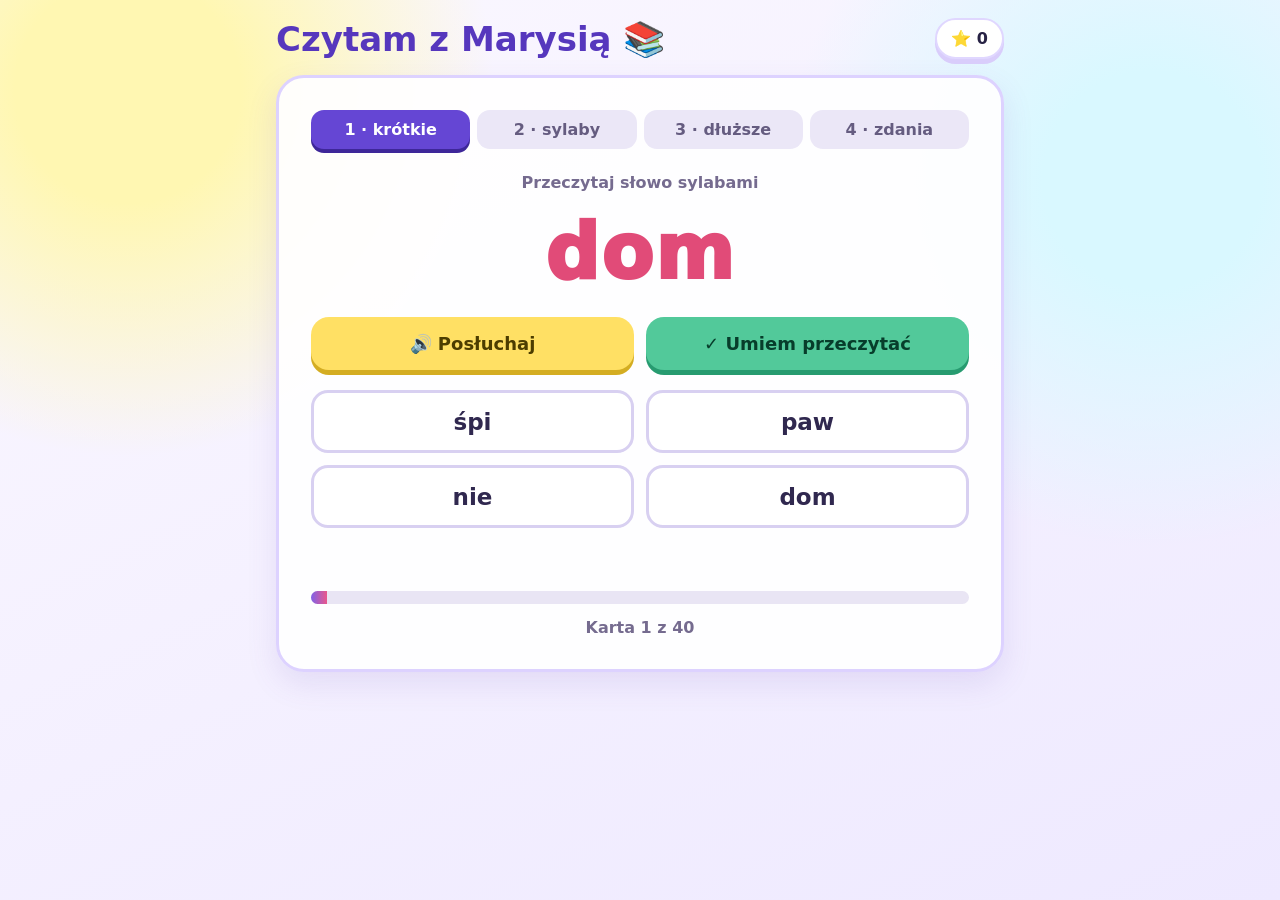
<file: matematyka-marysi/czytanie/index.html>
<!doctype html>
<html lang="pl"><head><meta charset="utf-8"><meta name="viewport" content="width=device-width,initial-scale=1"><meta name="theme-color" content="#6c4bd8"><title>Marysia czyta sylabami</title>
<style>
:root{font-family:ui-rounded,"Arial Rounded MT Bold",system-ui,sans-serif;color:#272244;background:#f4f0ff}*{box-sizing:border-box}body{margin:0;min-height:100vh;background:radial-gradient(circle at 10% 10%,#fff7b2 0 8%,transparent 26%),radial-gradient(circle at 90% 20%,#d9f8ff 0 8%,transparent 27%),linear-gradient(155deg,#fbf8ff,#eee9ff)}button{font:inherit}.app{max-width:760px;margin:auto;padding:18px 16px 40px}.top{display:flex;align-items:center;justify-content:space-between;gap:12px}.brand{font-size:clamp(21px,5vw,34px);font-weight:900;color:#5637bd}.stars{background:#fff;border:2px solid #e0d7ff;border-radius:999px;padding:9px 14px;font-weight:900;box-shadow:0 5px 0 #d9cdfb}.card{margin-top:16px;background:rgba(255,255,255,.94);border:3px solid #ddd2ff;border-radius:28px;padding:clamp(18px,5vw,32px);box-shadow:0 12px 30px #6d50bb20}.levels{display:grid;grid-template-columns:repeat(4,1fr);gap:7px;margin-bottom:24px}.level{border:0;border-radius:13px;padding:10px 4px;background:#ebe7f7;color:#655c80;font-weight:900;cursor:pointer}.level.active{background:#6546d4;color:#fff;box-shadow:0 4px 0 #3e2799}.prompt{text-align:center;color:#756b8f;font-weight:800;margin:4px 0 10px}.word{text-align:center;font-size:clamp(44px,12vw,76px);font-weight:950;letter-spacing:.02em;min-height:100px;display:flex;align-items:center;justify-content:center;flex-wrap:wrap}.syl{padding:0 .03em}.syl:nth-child(odd){color:#e14b78}.syl:nth-child(even){color:#287dc7}.sentence{font-size:clamp(34px,9vw,60px);gap:.28em}.actions{display:grid;grid-template-columns:1fr 1fr;gap:12px;margin-top:15px}.mainbtn{border:0;border-radius:18px;padding:16px 10px;font-weight:900;font-size:18px;cursor:pointer;box-shadow:0 5px 0}.hear{background:#ffe064;color:#4c3d00;box-shadow:0 5px 0 #d4ad22}.read{background:#52c99a;color:#073d2b;box-shadow:0 5px 0 #279b70}.choices{display:grid;grid-template-columns:repeat(2,1fr);gap:12px;margin-top:20px}.choice{min-height:63px;border:3px solid #d8d0f1;border-radius:17px;background:#fff;color:#30284f;font-size:23px;font-weight:900;cursor:pointer}.choice.good{background:#c8f6df;border-color:#42bb84}.choice.bad{background:#ffd7df;border-color:#e85c7c}.msg{text-align:center;height:30px;margin:15px 0 0;font-weight:900;font-size:19px}.progress{height:13px;background:#e9e5f4;border-radius:99px;overflow:hidden;margin-top:18px}.bar{height:100%;background:linear-gradient(90deg,#8062e7,#e9578c);transition:width .3s}.foot{text-align:center;color:#756b8f;font-weight:700;margin-top:14px}.celebrate{animation:pop .45s}@keyframes pop{50%{transform:scale(1.08)}}@media(max-width:480px){.levels{grid-template-columns:repeat(2,1fr)}.actions{grid-template-columns:1fr}.choice{font-size:20px}.card{border-radius:22px}}
</style></head><body><main class="app"><div class="top"><div class="brand">Czytam z Marysią 📚</div><div class="stars" aria-live="polite">⭐ <span id="score">0</span></div></div><section class="card"><nav class="levels" aria-label="Poziomy"><button class="level active" data-l="0">1 · krótkie</button><button class="level" data-l="1">2 · sylaby</button><button class="level" data-l="2">3 · dłuższe</button><button class="level" data-l="3">4 · zdania</button></nav><p class="prompt" id="prompt">Przeczytaj słowo</p><div class="word" id="word"></div><div class="actions"><button class="mainbtn hear" id="hear">🔊 Posłuchaj</button><button class="mainbtn read" id="read">✓ Umiem przeczytać</button></div><div class="choices" id="choices"></div><div class="msg" id="msg" aria-live="polite"></div><div class="progress"><div class="bar" id="bar"></div></div><div class="foot" id="foot"></div></section></main>
<script>
const levels=[
[{w:'dom',s:['dom']},{w:'dym',s:['dym']},{w:'puch',s:['puch']},{w:'pył',s:['pył']},{w:'dach',s:['dach']},{w:'pąk',s:['pąk']},{w:'huk',s:['huk']},{w:'hak',s:['hak']},{w:'hol',s:['hol']},{w:'lot',s:['lot']},{w:'kąt',s:['kąt']},{w:'pan',s:['pan']},{w:'łeb',s:['łeb']},{w:'duch',s:['duch']},{w:'mech',s:['mech']},{w:'mak',s:['mak']},{w:'lew',s:['lew']},{w:'lok',s:['lok']},{w:'gil',s:['gil']},{w:'dąb',s:['dąb']},{w:'paw',s:['paw']},{w:'wół',s:['wół']},{w:'gol',s:['gol']},{w:'pech',s:['pech']},{w:'tak',s:['tak']},{w:'nie',s:['nie']},{w:'łyk',s:['łyk']},{w:'byk',s:['byk']},{w:'kup',s:['kup']},{w:'wuj',s:['wuj']},{w:'bąk',s:['bąk']},{w:'bal',s:['bal']},{w:'łuk',s:['łuk']},{w:'maj',s:['maj']},{w:'pot',s:['pot']},{w:'loch',s:['loch']},{w:'koń',s:['koń']},{w:'miś',s:['miś']},{w:'ćma',s:['ćma']},{w:'śpi',s:['śpi']}],
[{w:'opona',s:['o','po','na']},{w:'ulewa',s:['u','le','wa']},{w:'oliwa',s:['o','li','wa']},{w:'aleja',s:['a','le','ja']},{w:'uchyla',s:['u','chy','la']},{w:'ucina',s:['u','ci','na']},{w:'kakao',s:['ka','ka','o']},{w:'koala',s:['ko','a','la']},{w:'łakomy',s:['ła','ko','my']},{w:'holuje',s:['ho','lu','je']},{w:'tapeta',s:['ta','pe','ta']},{w:'gaduła',s:['ga','du','ła']},{w:'piłuje',s:['pi','łu','je']},{w:'podaje',s:['po','da','je']}],
[{w:'motyka',s:['mo','ty','ka']},{w:'gajowy',s:['ga','jo','wy']},{w:'daleko',s:['da','le','ko']},{w:'minuta',s:['mi','nu','ta']},{w:'maluje',s:['ma','lu','je']},{w:'dolina',s:['do','li','na']},{w:'wagony',s:['wa','go','ny']},{w:'luneta',s:['lu','ne','ta']},{w:'leniwy',s:['le','ni','wy']},{w:'kanapa',s:['ka','na','pa']},{w:'kimono',s:['ki','mo','no']},{w:'pomaga',s:['po','ma','ga']},{w:'kupuje',s:['ku','pu','je']},{w:'jagody',s:['ja','go','dy']},{w:'maliny',s:['ma','li','ny']},{w:'papuga',s:['pa','pu','ga']},{w:'domino',s:['do','mi','no']},{w:'komoda',s:['ko','mo','da']},{w:'bogaty',s:['bo','ga','ty']},{w:'topola',s:['to','po','la']},{w:'antena',s:['an','te','na']},{w:'ambona',s:['am','bo','na']},{w:'pakuje',s:['pa','ku','je']},{w:'łopata',s:['ło','pa','ta']},{w:'ląduje',s:['lą','du','je']}],
[{w:'Miś śpi.',s:['Miś','śpi.']},{w:'Tata maluje.',s:['Ta-ta','ma-lu-je.']},{w:'Mama pakuje.',s:['Ma-ma','pa-ku-je.']},{w:'Wuj kupuje.',s:['Wuj','ku-pu-je.']},{w:'Koala je.',s:['Ko-a-la','je.']},{w:'Papuga gada.',s:['Pa-pu-ga','ga-da.']},{w:'Pies pomaga.',s:['Pies','po-ma-ga.']},{w:'Marysia czyta.',s:['Ma-ry-sia','czy-ta.']},{w:'Kuba podaje.',s:['Ku-ba','po-da-je.']},{w:'Pociąg jedzie.',s:['Po-ciąg','je-dzie.']},{w:'Balon leci.',s:['Ba-lon','le-ci.']},{w:'Kot pije.',s:['Kot','pi-je.']}]
];
let level=0,index=0,score=0,answered=false;const $=id=>document.getElementById(id);function shuffle(a){return [...a].sort(()=>Math.random()-.5)}function item(){return levels[level][index%levels[level].length]}function render(){answered=false;const x=item();$('prompt').textContent=level===3?'Przeczytaj zdanie':'Przeczytaj słowo sylabami';$('word').className='word'+(level===3?' sentence':'');$('word').innerHTML=x.s.map(v=>`<span class="syl">${v}</span>`).join(level===3?' ':'');let opts=shuffle([x,...shuffle(levels[level].filter(y=>y.w!==x.w)).slice(0,3)]);$('choices').innerHTML=opts.map(o=>`<button class="choice" data-w="${o.w.replaceAll('"','&quot;')}">${o.w}</button>`).join('');[...document.querySelectorAll('.choice')].forEach(b=>b.onclick=()=>choose(b));$('msg').textContent='';$('bar').style.width=((index%levels[level].length+1)/levels[level].length*100)+'%';$('foot').textContent=`Karta ${index%levels[level].length+1} z ${levels[level].length}`}
function choose(b){if(answered)return;answered=true;const ok=b.dataset.w===item().w;b.classList.add(ok?'good':'bad');if(ok){score++;$('score').textContent=score;$('msg').textContent='Brawo, Marysiu! 🌟';$('word').classList.add('celebrate')}else{$('msg').textContent='Spróbuj jeszcze raz — dasz radę!';answered=false;setTimeout(()=>b.classList.remove('bad'),650)}}function next(){index++;render()}$('read').onclick=next;$('hear').onclick=()=>{speechSynthesis.cancel();let u=new SpeechSynthesisUtterance(item().w);u.lang='pl-PL';u.rate=.72;speechSynthesis.speak(u)};document.querySelectorAll('.level').forEach(b=>b.onclick=()=>{document.querySelector('.level.active').classList.remove('active');b.classList.add('active');level=+b.dataset.l;index=0;render()});render();
</script></body></html>
</file>
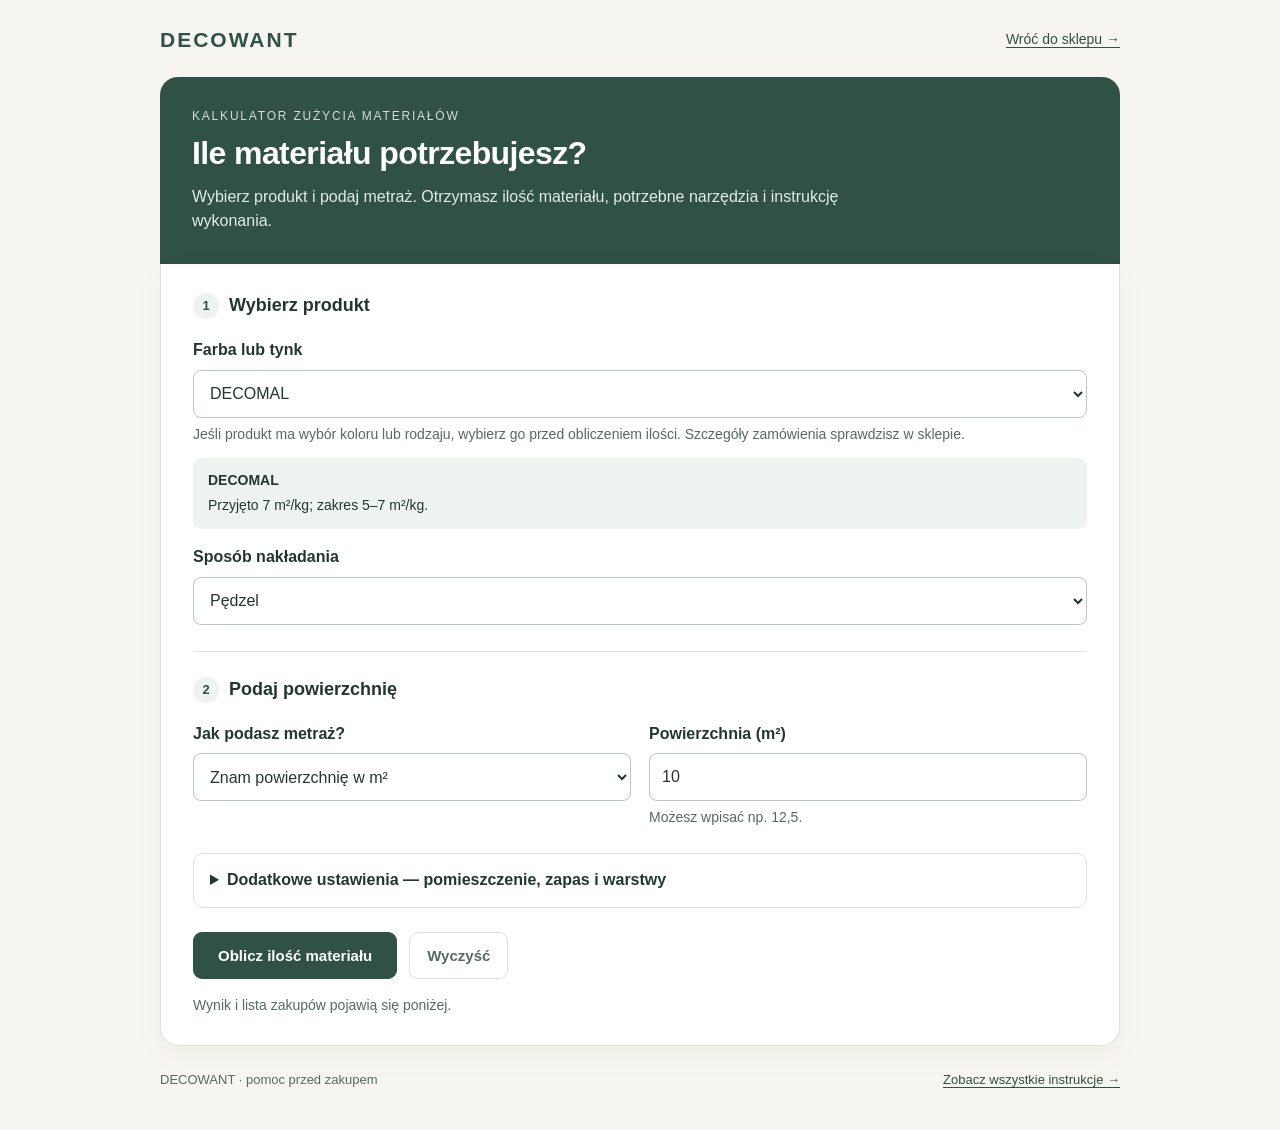
<file: kalkulator-materialow.html>
<!doctype html>
<html lang="pl">
<head>
<meta charset="utf-8">
<meta name="viewport" content="width=device-width, initial-scale=1">
<meta name="description" content="Oblicz ilość farby i tynku, liczbę zestawów oraz podkład. Dobierz narzędzia i zobacz instrukcję wykonania efektu DECOWANT.">
<meta name="theme-color" content="#2f5146">
<title>Kalkulator zużycia materiałów | DECOWANT</title>
<style>
:root{color-scheme:light;--green:#2f5146;--ink:#24372f;--muted:#586960;--line:#dbe2dc;--pale:#edf3ef;--cream:#f6f5f0}
*{box-sizing:border-box}body{margin:0;background:var(--cream);font:16px/1.55 Arial,Helvetica,sans-serif;color:var(--ink)}
a{color:var(--green);text-underline-offset:3px}button,input,select{font:inherit}button,a,input,select,summary{-webkit-tap-highlight-color:transparent}button,a{touch-action:manipulation}
button:focus-visible,a:focus-visible,input:focus-visible,select:focus-visible,summary:focus-visible{outline:3px solid #ae7731;outline-offset:3px}
.shell{max-width:1000px;margin:auto;padding:24px 20px 40px}.top{display:flex;justify-content:space-between;align-items:center;gap:16px;margin-bottom:20px}.brand{font-size:21px;font-weight:800;letter-spacing:2px;text-decoration:none}.top>a:last-child{font-size:14px}
.hero{background:var(--green);color:white;padding:30px 32px;border-radius:18px 18px 0 0}.eyebrow{font-size:12px;letter-spacing:1.8px;text-transform:uppercase;margin:0 0 9px;opacity:.8}h1{font-size:32px;line-height:1.2;margin:0 0 12px;letter-spacing:-.6px}.hero p:last-child{margin:0;max-width:700px;color:#e4ece7}
.form-card{background:white;border:1px solid var(--line);border-top:0;border-radius:0 0 18px 18px;padding:28px 32px;box-shadow:0 10px 35px #213c2a08}
.grid{display:grid;grid-template-columns:repeat(2,minmax(0,1fr));gap:18px}.full{grid-column:1/-1}.field{min-width:0}.field label{display:block;font-weight:700;margin-bottom:7px}.field input,.field select{display:block;width:100%;max-width:100%;height:48px;padding:10px 12px;border:1px solid #b9c6bd;border-radius:8px;color:var(--ink);background:white}.field select{padding-right:26px;text-overflow:ellipsis}.field small,.muted{color:var(--muted);font-size:14px}.field small{display:block;margin-top:6px}
.step-title{font-size:18px;margin:0 0 18px;display:flex;align-items:center;gap:10px}.step-title span{display:inline-grid;place-items:center;font-size:13px;width:26px;height:26px;border-radius:50%;background:var(--pale);color:var(--green)}.section{margin-top:26px;padding-top:24px;border-top:1px solid var(--line)}
.product-summary{margin-top:12px;padding:12px 15px;border-radius:9px;background:var(--pale);font-size:14px}.product-summary strong{display:block}.product-summary p{margin:4px 0 0}.check{display:flex;align-items:center;gap:10px;margin:18px 0;cursor:pointer}.check input{width:20px;height:20px;accent-color:var(--green)}
details{border:1px solid var(--line);padding:14px 16px;border-radius:10px;margin-top:24px}summary{cursor:pointer;font-weight:700}details[open] summary{margin-bottom:18px}.actions{display:flex;gap:12px;margin-top:24px;flex-wrap:wrap}.button{display:inline-flex;align-items:center;justify-content:center;gap:8px;min-height:46px;border-radius:9px;padding:11px 17px;background:var(--green);color:white;border:1px solid var(--green);font-weight:700;cursor:pointer;text-decoration:none;font-size:15px}.secondary{color:var(--green);background:white}.plain{border-color:var(--line);color:var(--muted);background:white}.actions .button:first-child{padding-left:24px;padding-right:24px}.error{color:#842519;background:#fff0eb;padding:14px;border-radius:8px;margin-top:18px}.empty{font-size:14px;color:var(--muted);margin:16px 0 0}
.result{margin-top:26px;scroll-margin-top:20px}.result-head{background:var(--pale);border:1px solid #c9dacf;border-radius:16px;padding:24px 28px}.result-head h2{font-size:15px;font-weight:400;margin:0 0 6px;color:var(--muted)}.result-head .quantity{font-size:28px;line-height:1.25;font-weight:800;margin:0 0 8px;letter-spacing:-.5px}.result-head p{margin:5px 0}.facts{display:flex;gap:10px 22px;flex-wrap:wrap;margin-top:16px;font-size:14px}.shopping{display:grid;grid-template-columns:repeat(2,minmax(0,1fr));gap:16px;margin-top:16px}.panel{background:white;border:1px solid var(--line);border-radius:13px;padding:22px;min-width:0}.panel h3{font-size:18px;line-height:1.3;margin:0 0 12px}.panel p{margin:8px 0}.panel .button{margin-top:8px}.buttons{display:flex;flex-wrap:wrap;gap:8px}.included{display:inline-block;background:var(--pale);color:var(--green);font-size:12px;font-weight:700;border-radius:20px;padding:4px 9px;margin-bottom:4px}.tool-list{list-style:none;padding:0;margin:0}.tool-list li{padding:10px 0;border-bottom:1px solid #edf0ed}.tool-list li:last-child{border-bottom:0}.tool-list a{display:inline-block;padding:2px 0;font-weight:700}.note{font-size:14px;color:var(--muted);margin:16px 0 0}.notice{border-left:3px solid #b88b4e;padding-left:12px;font-size:14px}.video-panel{display:flex;flex-direction:column;justify-content:space-between}.video-panel .button{align-self:flex-start}.footer{display:flex;justify-content:space-between;gap:16px;flex-wrap:wrap;font-size:13px;color:var(--muted);margin-top:24px}.footer p{margin:0}[hidden]{display:none!important}
@media(max-width:680px){.shell{padding:14px 12px 28px}.top{margin-bottom:14px}.brand{font-size:18px}.top>a:last-child{font-size:12px}.hero{padding:24px 20px}h1{font-size:27px}.form-card{padding:22px 18px}.grid,.shopping{grid-template-columns:1fr;gap:16px}.full{grid-column:auto}.hero p:last-child{font-size:15px}.result-head{padding:20px}.result-head .quantity{font-size:25px}.panel{padding:20px}.actions .button:first-child{flex:1}.button{font-size:14px}.facts{gap:6px 15px}.footer{gap:8px}}
@media(prefers-reduced-motion:no-preference){html{scroll-behavior:smooth}}
@media print{body{background:white}.top,.hero,form,.footer,.button{display:none}.shell{padding:0;max-width:none}.result{margin:0}.shopping{display:block}.panel,.result-head{break-inside:avoid;margin-bottom:12px}.tool-list a{text-decoration:none}}
</style>
</head>
<body>
<main class="shell" id="decowant-material-calculator" data-version="2026-11-02-packages">
<nav class="top" aria-label="Nawigacja"><a class="brand" href="https://www.sklepdecowant.pl/">DECOWANT</a><a href="https://www.sklepdecowant.pl/">Wróć do sklepu →</a></nav>
<header class="hero"><p class="eyebrow">Kalkulator zużycia materiałów</p><h1>Ile materiału potrzebujesz?</h1><p>Wybierz produkt i podaj metraż. Otrzymasz ilość materiału, potrzebne narzędzia i instrukcję wykonania.</p></header>
<form id="dc-form" class="form-card" novalidate>
<h2 class="step-title"><span aria-hidden="true">1</span> Wybierz produkt</h2>
<div class="field"><label for="dc-product">Farba lub tynk</label><select id="dc-product" aria-describedby="dc-product-tip"></select><small id="dc-product-tip">Jeśli produkt ma wybór koloru lub rodzaju, wybierz go przed obliczeniem ilości. Szczegóły zamówienia sprawdzisz w sklepie.</small></div>
<div id="dc-product-summary" class="product-summary"></div>
<div id="dc-variant-wrap" class="field" style="margin-top:16px" hidden><label id="dc-variant-label" for="dc-variant">Sposób wykonania</label><select id="dc-variant"></select></div>
<section class="section"><h2 class="step-title"><span aria-hidden="true">2</span> Podaj powierzchnię</h2>
<div class="grid"><div class="field"><label for="dc-mode">Jak podasz metraż?</label><select id="dc-mode"><option value="area">Znam powierzchnię w m²</option><option value="dimensions">Podam wymiary ścian</option></select></div>
<div class="field" id="dc-area-fields"><label for="dc-area">Powierzchnia (m²)</label><input id="dc-area" type="text" inputmode="decimal" value="10" autocomplete="off" aria-describedby="dc-area-tip"><small id="dc-area-tip">Możesz wpisać np. 12,5.</small></div></div>
<div id="dc-dim-fields" hidden><div class="grid" style="margin-top:18px"><div class="field"><label for="dc-width">Łączna szerokość ścian (m)</label><input id="dc-width" type="text" inputmode="decimal" value="4" autocomplete="off"></div><div class="field"><label for="dc-height">Wysokość (m)</label><input id="dc-height" type="text" inputmode="decimal" value="2,5" autocomplete="off"></div></div>
<label class="check"><input id="dc-subtract" type="checkbox" checked>Odejmij powierzchnię okien i drzwi</label>
<div id="dc-opening-fields" class="grid"><div class="field"><label for="dc-windows">Powierzchnia okien (m²)</label><input id="dc-windows" type="text" inputmode="decimal" value="0" autocomplete="off"></div><div class="field"><label for="dc-doors">Powierzchnia drzwi (m²)</label><input id="dc-doors" type="text" inputmode="decimal" value="0" autocomplete="off"></div></div></div>
</section>
<details id="dc-settings"><summary>Dodatkowe ustawienia — pomieszczenie, zapas i warstwy</summary><div class="grid">
<div class="field"><label for="dc-room">Miejsce zastosowania</label><select id="dc-room"><option value="dry">Pokój / salon / sypialnia</option><option value="hall">Korytarz / wiatrołap / schody</option><option value="kitchen">Kuchnia</option><option value="bathroom">Łazienka</option></select></div>
<div class="field"><label for="dc-waste">Dodatkowy zapas</label><select id="dc-waste"><option value="0">0% — bez dodatkowego zapasu</option><option value="5">5%</option><option value="10">10%</option><option value="15">15%</option></select><small>Domyślnie liczymy bez zapasu. Materiał zaokrąglamy do pełnych opakowań.</small></div>
<div id="dc-layers-wrap" class="field" hidden><label for="dc-layers">Liczba warstw</label><select id="dc-layers"></select></div>
</div></details>
<div class="actions"><button id="dc-calculate" class="button" type="submit">Oblicz ilość materiału</button><button id="dc-reset" class="button plain" type="reset">Wyczyść</button></div>
<div id="dc-error" class="error" role="alert" hidden></div><p class="empty" id="dc-empty">Wynik i lista zakupów pojawią się poniżej.</p>
</form>
<section id="dc-output" class="result" aria-live="polite" aria-atomic="true" tabindex="-1" hidden></section>
<noscript><p class="error">Włącz JavaScript, aby obliczyć ilość materiału. Możesz też skorzystać z <a href="https://www.sklepdecowant.pl/pl/i/Instrukcje-wykonania-tynkow-i-farb-dekoracyjnych/17">instrukcji wykonania</a>.</p></noscript>
<footer class="footer"><p>DECOWANT · pomoc przed zakupem</p><a href="https://www.sklepdecowant.pl/pl/i/Instrukcje-wykonania-tynkow-i-farb-dekoracyjnych/17">Zobacz wszystkie instrukcje →</a></footer>
</main>
<script>
(() => {
'use strict';
// Dane: KT DECOMAL 03, KT DECOMALmat, KT Aksamitna Głębia 1.3 oraz karty ofert.
// Provence / Weneckie Przetarcie / NERO: zestaw 6 m², ustalenie właściciela 18.09.2026.
// Kolor nie jest parametrem obliczenia. Brak potwierdzonej normy lub opakowania nie tworzy fikcyjnego wyniku.
const PRODUCTS = [
  {
    "name": "DECOMAL",
    "kind": "coveragePerPackage",
    "yield": 7,
    "packages": [
      1
    ],
    "packageLabel": "opak. 1 kg",
    "layers": 1,
    "waste": 0,
    "primer": "DECOMAL Podkład",
    "primerYield": 7,
    "primerPackages": [
      1.5,
      3
    ],
    "primerUnit": "kg",
    "note": "Wydajność przy nakładaniu pędzlem: 5–7 m²/kg. W obliczeniu przyjęto 7 m²/kg. Przy aplikacji pacą: 5–6 m²/kg.",
    "id": "decomal",
    "group": "DECOWANT",
    "tools": [
      "brush"
    ],
    "shopLinks": [
      {
        "label": "Zobacz DECOMAL",
        "url": "https://www.sklepdecowant.pl/pl/collection/DECOMAL/6"
      }
    ],
    "protection": "consult",
    "fixedLayers": true,
    "primerLinks": [
      {
        "label": "DECOMAL PODKŁAD 1,5 kg",
        "url": "https://www.sklepdecowant.pl/pl/p/DECOMAL-podklad-1.5-kg/1766"
      },
      {
        "label": "DECOMAL PODKŁAD 3 kg",
        "url": "https://www.sklepdecowant.pl/pl/p/DECOMAL-podklad-3-kg/1767"
      }
    ],
    "video": "cXsaLeArKhQ",
    "variants": [
      {
        "name": "Pędzel",
        "yield": 7,
        "tools": [
          "brush"
        ],
        "note": "Przyjęto 7 m²/kg; zakres 5–7 m²/kg."
      },
      {
        "name": "Paca INOX",
        "yield": 6,
        "tools": [
          "trowel"
        ],
        "note": "Przyjęto 6 m²/kg; zakres 5–6 m²/kg."
      }
    ]
  },
  {
    "name": "DECOMALmat",
    "kind": "coveragePerPackage",
    "yield": 10,
    "packages": [
      1
    ],
    "packageLabel": "opak. 1 l",
    "layers": 1,
    "waste": 0,
    "primer": "DECOMAL Podkład",
    "primerYield": 7,
    "primerPackages": [
      1.5,
      3
    ],
    "primerUnit": "kg",
    "note": "Aktualne oferty DECOMALmat zawierają opakowania 1 l. Przyjęto około 10 m² z opakowania na jedną warstwę, zgodnie z opisem produktu. Rzeczywiste zużycie zależy od podłoża i techniki.",
    "id": "decomalmat",
    "group": "DECOWANT",
    "tools": [
      "brush"
    ],
    "shopLinks": [
      {
        "label": "Zobacz DECOMALmat",
        "url": "https://www.sklepdecowant.pl/pl/c/DECOMALmat/79"
      }
    ],
    "protection": "consult",
    "fixedLayers": true,
    "primerLinks": [
      {
        "label": "DECOMAL PODKŁAD 1,5 kg",
        "url": "https://www.sklepdecowant.pl/pl/p/DECOMAL-podklad-1.5-kg/1766"
      },
      {
        "label": "DECOMAL PODKŁAD 3 kg",
        "url": "https://www.sklepdecowant.pl/pl/p/DECOMAL-podklad-3-kg/1767"
      }
    ],
    "video": "1H7pptHsFqQ"
  },
  {
    "name": "DECOMAL STAR",
    "kind": "coveragePerPackage",
    "yield": 7,
    "packages": [
      1
    ],
    "packageLabel": "opak. 1 kg",
    "layers": 1,
    "waste": 0,
    "primer": "DECOMAL Podkład",
    "primerYield": 7,
    "primerPackages": [
      1.5,
      3
    ],
    "primerUnit": "kg",
    "note": "Wydajność przy nakładaniu pędzlem: 5–7 m²/kg. W obliczeniu przyjęto 7 m²/kg. Przy aplikacji pacą: 5–6 m²/kg.",
    "id": "decomalStar",
    "group": "DECOWANT",
    "tools": [
      "brush"
    ],
    "shopLinks": [
      {
        "label": "Zobacz DECOMAL STAR — opakowania 1 kg",
        "url": "https://www.sklepdecowant.pl/pl/searchquery/DECOMAL%20STAR%201L/1/phot/5?url=DECOMAL%20STAR%201L"
      }
    ],
    "protection": "consult",
    "fixedLayers": true,
    "primerLinks": [
      {
        "label": "DECOMAL PODKŁAD 1,5 kg",
        "url": "https://www.sklepdecowant.pl/pl/p/DECOMAL-podklad-1.5-kg/1766"
      },
      {
        "label": "DECOMAL PODKŁAD 3 kg",
        "url": "https://www.sklepdecowant.pl/pl/p/DECOMAL-podklad-3-kg/1767"
      }
    ],
    "video": "7dY9KxIsYJ0",
    "variants": [
      {
        "name": "Pędzel",
        "yield": 7,
        "tools": [
          "brush"
        ],
        "note": "Przyjęto 7 m²/kg; zakres 5–7 m²/kg."
      },
      {
        "name": "Paca INOX",
        "yield": 6,
        "tools": [
          "trowel"
        ],
        "note": "Przyjęto 6 m²/kg; zakres 5–6 m²/kg."
      }
    ]
  },
  {
    "name": "DECOMAL DUO",
    "kind": "consult",
    "yield": 7,
    "packages": [
      1
    ],
    "packageLabel": "zestaw P1 + P2",
    "layers": 2,
    "waste": 0,
    "primer": "Sprawdź skład wybranego zestawu DUO. Jeżeli zawiera podkład i gąbkę, nie zamawiaj ich ponownie.",
    "primerYield": null,
    "primerPackages": [
      1.5
    ],
    "primerUnit": "kg",
    "note": "Wydajność kompletnego efektu DUO dobierz z nami do techniki i wybranego zestawu. Nie jest sumą wydajności dwóch farb.",
    "id": "decomalDuo",
    "group": "DECOWANT",
    "tools": [
      "trowel"
    ],
    "shopLinks": [
      {
        "label": "Zobacz DECOMAL DUO",
        "url": "https://www.sklepdecowant.pl/pl/c/DECOMAL-DUO/80"
      }
    ],
    "protection": "consult",
    "fixedLayers": true,
    "primerLinks": [],
    "video": "eNCxkrGboRE"
  },
  {
    "id": "weneckie",
    "name": "Weneckie Przetarcie",
    "group": "DECOWANT",
    "kind": "coveragePerPackage",
    "yield": 6,
    "packages": [
      1
    ],
    "packageLabel": "zestaw na ok. 6 m²",
    "layers": 1,
    "fixedLayers": true,
    "waste": 0,
    "includedPrimer": true,
    "primer": "DECOMAL PODKŁAD",
    "primerKgPerSet": 1.5,
    "tools": [
      "brush",
      "duo"
    ],
    "protection": "consult",
    "video": "67MsRGMTFPM",
    "shopLinks": [
      {
        "label": "Zobacz zestawy Weneckie Przetarcie",
        "url": "https://www.sklepdecowant.pl/pl/searchquery/Weneckie%20Przetarcie%20zestaw/1/phot/5?url=Weneckie%20Przetarcie%20zestaw"
      }
    ],
    "note": "Obliczenie: 1 zestaw na około 6 m². Zestaw zawiera dekorację 1 kg i podkład 1,5 kg. Rzeczywiste zużycie zależy od podłoża oraz techniki; w razie potrzeby wybierz zapas."
  },
  {
    "id": "nero",
    "name": "Weneckie Przetarcie NERO",
    "group": "DECOWANT",
    "kind": "coveragePerPackage",
    "yield": 6,
    "packages": [
      1
    ],
    "packageLabel": "zestaw na ok. 6 m²",
    "layers": 1,
    "fixedLayers": true,
    "waste": 0,
    "includedPrimer": true,
    "primer": "DECOMAL PODKŁAD — kolor dopasowany do zestawu",
    "primerKgPerSet": 1.5,
    "tools": [
      "brush",
      "duo"
    ],
    "protection": "consult",
    "video": "rjNUAPqplSg",
    "shopLinks": [
      {
        "label": "Zobacz zestawy NERO",
        "url": "https://www.sklepdecowant.pl/pl/searchquery/Przetarcie%20NERO%20zestaw/1/phot/5?url=Przetarcie%20NERO%20zestaw"
      }
    ],
    "note": "Obliczenie: 1 zestaw na około 6 m². Zestaw zawiera dekorację 1 kg i podkład 1,5 kg. Rzeczywiste zużycie zależy od podłoża oraz techniki; w razie potrzeby wybierz zapas."
  },
  {
    "id": "aksamitna",
    "name": "Aksamitna Głębia",
    "group": "DECOWANT",
    "kind": "coveragePerUnit",
    "yield": 6,
    "unit": "kg",
    "packages": [
      1
    ],
    "layers": 2,
    "fixedLayers": true,
    "yieldIncludesLayers": true,
    "waste": 0,
    "primer": "DECOMAL PODKŁAD — biały lub podbarwiony zgodnie z wybranym efektem",
    "primerYield": 7,
    "primerPackages": [
      1.5,
      3
    ],
    "primerUnit": "kg",
    "primerLinks": [
      {
        "label": "DECOMAL PODKŁAD 1,5 kg",
        "url": "https://www.sklepdecowant.pl/pl/p/DECOMAL-podklad-1.5-kg/1766"
      },
      {
        "label": "DECOMAL PODKŁAD 3 kg",
        "url": "https://www.sklepdecowant.pl/pl/p/DECOMAL-podklad-3-kg/1767"
      }
    ],
    "tools": [
      "trowel"
    ],
    "protection": "consult",
    "video": "HtpFmSRgg8s",
    "shopLinks": [
      {
        "label": "Wybierz kolor Aksamitnej Głębi 1 kg",
        "url": "https://www.sklepdecowant.pl/pl/c/Aksamitna-Glebia/85"
      }
    ],
    "note": "Wydajność 4–6 m²/kg obejmuje dwie warstwy (KT 1.3). Przyjęto 6 m²/kg dla całego efektu. Trzecia warstwa zwiększa zużycie — dobierz ilość po próbie. Dobór dotyczy opakowań samej dekoracji 1 kg. Jeśli wybierasz zestaw z podkładem, uwzględnij jego skład."
  },
  {
    "name": "DECOMAL Podkład",
    "kind": "coveragePerUnit",
    "yield": 7,
    "packages": [
      1.5,
      3
    ],
    "unit": "kg",
    "layers": 1,
    "waste": 0,
    "primer": "To jest produkt podkładowy. Grunt głęboko penetrujący dobierz do stanu podłoża.",
    "id": "podklad",
    "group": "DECOWANT",
    "tools": [
      "primerTools"
    ],
    "shopLinks": [
      {
        "label": "DECOMAL PODKŁAD 1,5 kg",
        "url": "https://www.sklepdecowant.pl/pl/p/DECOMAL-podklad-1.5-kg/1766"
      },
      {
        "label": "DECOMAL PODKŁAD 3 kg",
        "url": "https://www.sklepdecowant.pl/pl/p/DECOMAL-podklad-3-kg/1767"
      }
    ],
    "protection": "none",
    "note": "Wydajność 5–7 m²/kg na jedną warstwę. Przyjęto 7 m²/kg. Wynik dotyczy jednej warstwy; chłonne podłoże może wymagać kolejnej."
  },
  {
    "id": "provence",
    "name": "Provence — zestawy na ok. 6 m²",
    "group": "Pozostałe produkty",
    "kind": "coveragePerPackage",
    "yield": 6,
    "packages": [
      1
    ],
    "packageLabel": "zestaw na ok. 6 m²",
    "layers": 1,
    "fixedLayers": true,
    "waste": 0,
    "includedPrimer": true,
    "primer": "DECOVERNI Quarzo",
    "primerKgPerSet": 1.5,
    "tools": [
      "brush",
      "duo"
    ],
    "protection": "provence",
    "video": "FBQx1L68lqA",
    "shopLinks": [
      {
        "label": "Zobacz zestawy Provence na 6 m²",
        "url": "https://www.sklepdecowant.pl/pl/searchquery/PROVENCE%20ZESTAW%206m2/1/phot/5?url=PROVENCE%20ZESTAW%206m2"
      }
    ],
    "note": "Obliczenie: 1 zestaw na około 6 m². Zestaw zawiera dekorację 1 kg i podkład 1,5 kg. Rzeczywiste zużycie zależy od podłoża oraz techniki; w razie potrzeby wybierz zapas. Większe zestawy na 12 i 24 m² są dostępne dla wybranych kolorów. Ten wynik dotyczy zestawów na 6 m², a nie samych wiader glinki."
  },
  {
    "name": "Aurum",
    "kind": "coveragePerUnit",
    "yield": 8,
    "packages": [
      0.75
    ],
    "unit": "kg",
    "layers": 1,
    "waste": 0,
    "primer": "DK Quarzo",
    "variants": [
      {
        "name": "Pędzel – do 8 m²/kg",
        "yield": 8,
        "tools": [
          "brush",
          "duo"
        ],
        "note": "Przyjęto 8 m²/kg przy nakładaniu pędzlem. Dobór obejmuje opakowania bazy Aurum 0,75 kg, zgodnie z kartą techniczną producenta. Sprawdź dodatek TINER oraz podkład w wybranej ofercie."
      },
      {
        "name": "Paca INOX – do 6 m²/kg",
        "yield": 6,
        "tools": [
          "trowel"
        ],
        "note": "Przyjęto 6 m²/kg przy nakładaniu pacą INOX. Dobór obejmuje opakowania bazy Aurum 0,75 kg, zgodnie z kartą techniczną producenta. Sprawdź dodatek TINER oraz podkład w wybranej ofercie."
      }
    ],
    "id": "aurum",
    "group": "Pozostałe produkty",
    "tools": [
      "brush",
      "duo"
    ],
    "shopLinks": [
      {
        "label": "Zobacz Aurum",
        "url": "https://www.sklepdecowant.pl/pl/searchquery/Aurum/1/phot/5?url=Aurum"
      }
    ],
    "protection": "consult",
    "video": "NEJC6lW2Ivo",
    "primerYield": 7,
    "primerPackages": [
      1.5,
      3
    ],
    "primerUnit": "kg",
    "primerLinks": [
      {
        "label": "DK Quarzo 1,5 kg",
        "url": "https://www.sklepdecowant.pl/pl/p/DECOVERNI-QUARZO-1%2C5-KG-FARBA-GRUNTUJACA/615"
      },
      {
        "label": "DK Quarzo 3 kg",
        "url": "https://www.sklepdecowant.pl/pl/p/DECOVERNI-QUARZO-3KG-FARBA-GRUNTUJACA/799"
      }
    ]
  },
  {
    "name": "FOX Color Matt",
    "kind": "coveragePerUnit",
    "yield": 14,
    "packages": [
      2.5,
      5,
      10
    ],
    "unit": "l",
    "layers": 2,
    "waste": 0,
    "primer": "Grunt dobierany do chłonności i stanu podłoża.",
    "note": "Wydajność do 14 m²/l na jedną warstwę.",
    "id": "colorMatt",
    "group": "Pozostałe produkty",
    "tools": [
      "roller",
      "handle",
      "paintbrush"
    ],
    "shopLinks": [
      {
        "label": "Dobierz kolor Color Matt",
        "url": "https://marekdecowant.github.io/kalkulator-ncs/"
      }
    ],
    "protection": "none",
    "layerOptions": [
      2,
      3,
      4
    ],
    "variantLabel": "Rodzaj Color Matt",
    "variants": [
      {
        "name": "Barwienie NCS — 2,5 / 5 / 10 l",
        "packages": [
          2.5,
          5,
          10
        ],
        "note": "Wydajność do 14 m²/l na jedną warstwę. Dobór dotyczy opakowań farby barwionej NCS."
      },
      {
        "name": "Pozostałe gotowe kolory — 2,5 l",
        "packages": [
          2.5
        ],
        "shopLinks": [
          {
            "label": "Wybierz gotowy kolor Color Matt 2,5 l",
            "url": "https://www.sklepdecowant.pl/pl/c/FARBY-LATEKSOWE/50"
          }
        ],
        "note": "Wydajność do 14 m²/l na jedną warstwę. Dobór dotyczy gotowych kolorów w opakowaniu 2,5 l, m.in. Ciepłego Kaszmiru 013, Piaskowego Beżu 074 i Szałwiowej Zieleni. Kolory z opakowaniem 5 l wybierz osobno z listy."
      },
      {
        "name": "Antyreflex biała — 2,5 / 10 l",
        "packages": [
          2.5,
          10
        ],
        "shopLinks": [
          {
            "label": "Antyreflex biała 2,5 l",
            "url": "https://www.sklepdecowant.pl/pl/p/-ANTYREFLEX-biala-2%2C5l-FOX-DEKORATOR-COLOR-MATT/254"
          },
          {
            "label": "Antyreflex biała 10 l",
            "url": "https://www.sklepdecowant.pl/pl/p/-ANTYREFLEX-biala-10l-FOX-DEKORATOR-COLOR-MATT/582"
          }
        ],
        "note": "Wydajność do 14 m²/l na jedną warstwę. Dobór dotyczy białej farby Antyreflex."
      },
      {
        "name": "NCS S 5020-B50G — 2,5 / 5 l",
        "packages": [
          2.5,
          5
        ],
        "shopLinks": [
          {
            "label": "NCS S 5020-B50G 2,5 l",
            "url": "https://www.sklepdecowant.pl/pl/p/FOX-DEKORATOR-COLOR-MATT-Farba-Lateksowa-Wewnetrzna%2C-2%2C5-l-NCS-S-5020-B50G/1251"
          },
          {
            "label": "NCS S 5020-B50G 5 l",
            "url": "https://www.sklepdecowant.pl/pl/p/FOX-DEKORATOR-COLOR-MATT-Farba-Lateksowa-Wewnetrzna%2C-5-l-NCS-S-5020-B50G/1250"
          }
        ],
        "note": "Wydajność do 14 m²/l na jedną warstwę. Dobór dotyczy wskazanego koloru oferowanego w opakowaniach 2,5 l i 5 l."
      },
      {
        "name": "NCS 5030-B30G — 2,5 / 5 l",
        "packages": [
          2.5,
          5
        ],
        "shopLinks": [
          {
            "label": "NCS 5030-B30G 2,5 l",
            "url": "https://www.sklepdecowant.pl/pl/p/FOX-DEKORATOR-COLOR-MATT-Farba-Lateksowa-Wewnetrzna%2C-2%2C5-l-NCS-5030-B30G/1253"
          },
          {
            "label": "NCS 5030-B30G 5 l",
            "url": "https://www.sklepdecowant.pl/pl/p/FOX-DEKORATOR-COLOR-MATT-Farba-Lateksowa-Wewnetrzna%2C-5-l-NCS-5030-B30G/1252"
          }
        ],
        "note": "Wydajność do 14 m²/l na jedną warstwę. Dobór dotyczy wskazanego koloru oferowanego w opakowaniach 2,5 l i 5 l."
      },
      {
        "name": "NCS S 2030-G30Y — 2,5 / 5 l",
        "packages": [
          2.5,
          5
        ],
        "shopLinks": [
          {
            "label": "NCS S 2030-G30Y 2,5 l",
            "url": "https://www.sklepdecowant.pl/pl/p/FOX-DEKORATOR-COLOR-MATT-Farba-Lateksowa-Wewnetrzna%2C-2%2C5-l-NCS-S2030-G30Y/1255"
          },
          {
            "label": "NCS S 2030-G30Y 5 l",
            "url": "https://www.sklepdecowant.pl/pl/p/FOX-DEKORATOR-COLOR-MATT-Farba-Lateksowa-Wewnetrzna%2C-5-l-NCS-S2030-G30Y/1254"
          }
        ],
        "note": "Wydajność do 14 m²/l na jedną warstwę. Dobór dotyczy wskazanego koloru oferowanego w opakowaniach 2,5 l i 5 l."
      },
      {
        "name": "Czekolada 094 — 2,5 / 5 l",
        "packages": [
          2.5,
          5
        ],
        "shopLinks": [
          {
            "label": "Czekolada 094 2,5 l",
            "url": "https://www.sklepdecowant.pl/pl/p/FOX-DEKORATOR-COLOR-MATT-2%2C5L-NCS-nr.094-Czekolada/1520"
          },
          {
            "label": "Czekolada 094 5 l",
            "url": "https://www.sklepdecowant.pl/pl/p/FOX-DEKORATOR-COLOR-MATT-5L-NCS-nr.094-Czekolada-/1608"
          }
        ],
        "note": "Wydajność do 14 m²/l na jedną warstwę. Dobór dotyczy wskazanego koloru oferowanego w opakowaniach 2,5 l i 5 l."
      },
      {
        "name": "Mleczna Czekolada 015 — 2,5 / 5 l",
        "packages": [
          2.5,
          5
        ],
        "shopLinks": [
          {
            "label": "Mleczna Czekolada 015 2,5 l",
            "url": "https://www.sklepdecowant.pl/pl/p/FOX-DEKORATOR-COLOR-MATT-2%2C5L-NCS-015-MLECZNA-CZEKOLADA/1605"
          },
          {
            "label": "Mleczna Czekolada 015 5 l",
            "url": "https://www.sklepdecowant.pl/pl/p/FOX-DEKORATOR-COLOR-MATT-5L-NCS-015-MLECZNA-CZEKOLADA-/1609"
          }
        ],
        "note": "Wydajność do 14 m²/l na jedną warstwę. Dobór dotyczy wskazanego koloru oferowanego w opakowaniach 2,5 l i 5 l."
      },
      {
        "name": "Śliwkowy Burgund — 2,5 / 5 l",
        "packages": [
          2.5,
          5
        ],
        "shopLinks": [
          {
            "label": "Śliwkowy Burgund 2,5 l",
            "url": "https://www.sklepdecowant.pl/pl/p/FOX-DEKORATOR-COLOR-MATT-2%2C5L-NCS-7020-R10B-Sliwkowy-Burgund/1788"
          },
          {
            "label": "Śliwkowy Burgund 5 l",
            "url": "https://www.sklepdecowant.pl/pl/p/FOX-DEKORATOR-COLOR-MATT-5L-NCS-7020-R10B-Sliwkowy-Burgund/1787"
          }
        ],
        "note": "Wydajność do 14 m²/l na jedną warstwę. Dobór dotyczy wskazanego koloru oferowanego w opakowaniach 2,5 l i 5 l."
      },
      {
        "name": "NCS S 0520-G90Y — 2,5 / 5 l",
        "packages": [
          2.5,
          5
        ],
        "shopLinks": [
          {
            "label": "NCS S 0520-G90Y 2,5 l",
            "url": "https://www.sklepdecowant.pl/pl/p/FOX-Color-Matt-2%2C5-l-NCS-S-0520-G90Y/2090"
          },
          {
            "label": "NCS S 0520-G90Y 5 l",
            "url": "https://www.sklepdecowant.pl/pl/p/FOX-Color-Matt-5-l-NCS-S-0520-G90Y/2091"
          }
        ],
        "note": "Wydajność do 14 m²/l na jedną warstwę. Dobór dotyczy wskazanego koloru oferowanego w opakowaniach 2,5 l i 5 l."
      },
      {
        "name": "NCS S 7502-B — 2,5 / 5 l",
        "packages": [
          2.5,
          5
        ],
        "shopLinks": [
          {
            "label": "NCS S 7502-B 2,5 l",
            "url": "https://www.sklepdecowant.pl/pl/p/FOX-Color-Matt-2%2C5-l-NCS-S-7502-B/2092"
          },
          {
            "label": "NCS S 7502-B 5 l",
            "url": "https://www.sklepdecowant.pl/pl/p/FOX-Color-Matt-5-l-NCS-S-7502-B/2093"
          }
        ],
        "note": "Wydajność do 14 m²/l na jedną warstwę. Dobór dotyczy wskazanego koloru oferowanego w opakowaniach 2,5 l i 5 l."
      },
      {
        "name": "NCS S 1030-B — 2,5 / 5 l",
        "packages": [
          2.5,
          5
        ],
        "shopLinks": [
          {
            "label": "NCS S 1030-B 2,5 l",
            "url": "https://www.sklepdecowant.pl/pl/p/FOX-Color-Matt-2%2C5-l-NCS-S-1030-B/2095"
          },
          {
            "label": "NCS S 1030-B 5 l",
            "url": "https://www.sklepdecowant.pl/pl/p/FOX-Color-Matt-5-l-NCS-S-1030-B/2096"
          }
        ],
        "note": "Wydajność do 14 m²/l na jedną warstwę. Dobór dotyczy wskazanego koloru oferowanego w opakowaniach 2,5 l i 5 l."
      },
      {
        "name": "NCS S 0530-B30G — 2,5 / 5 l",
        "packages": [
          2.5,
          5
        ],
        "shopLinks": [
          {
            "label": "NCS S 0530-B30G 2,5 l",
            "url": "https://www.sklepdecowant.pl/pl/p/FOX-Color-Matt-2%2C5-l-NCS-S-0530-B30G/2097"
          },
          {
            "label": "NCS S 0530-B30G 5 l",
            "url": "https://www.sklepdecowant.pl/pl/p/FOX-Color-Matt-5-l-NCS-S-0530-B30G/2098"
          }
        ],
        "note": "Wydajność do 14 m²/l na jedną warstwę. Dobór dotyczy wskazanego koloru oferowanego w opakowaniach 2,5 l i 5 l."
      },
      {
        "name": "NCS S 0804-Y70R — 2,5 / 5 l",
        "packages": [
          2.5,
          5
        ],
        "shopLinks": [
          {
            "label": "NCS S 0804-Y70R 2,5 l",
            "url": "https://www.sklepdecowant.pl/pl/p/FOX-Color-Matt-2%2C5-l-NCS-S-0804-Y70R/2099"
          },
          {
            "label": "NCS S 0804-Y70R 5 l",
            "url": "https://www.sklepdecowant.pl/pl/p/FOX-Color-Matt-5-l-NCS-S-0804-Y70R/2100"
          }
        ],
        "note": "Wydajność do 14 m²/l na jedną warstwę. Dobór dotyczy wskazanego koloru oferowanego w opakowaniach 2,5 l i 5 l."
      }
    ]
  },
  {
    "name": "Decoverni Ceramic White",
    "kind": "coveragePerUnit",
    "yield": 16,
    "packages": [
      1,
      2.5
    ],
    "unit": "l",
    "layers": 2,
    "waste": 0,
    "primer": "Grunt zależnie od chłonności podłoża",
    "note": "Przyjęto wydajność do 16 m²/l na jedną warstwę.",
    "id": "ceramicWhite",
    "group": "Pozostałe produkty",
    "tools": [
      "roller",
      "handle",
      "paintbrush"
    ],
    "shopLinks": [
      {
        "label": "Zobacz Ceramic White",
        "url": "https://www.sklepdecowant.pl/pl/searchquery/Ceramic%20White/1/phot/5?url=Ceramic-White"
      }
    ],
    "protection": "none",
    "layerOptions": [
      2,
      3,
      4
    ]
  },
  {
    "id": "ciq",
    "name": "CIQ — farba termoizolacyjna biała",
    "group": "Pozostałe produkty",
    "kind": "coveragePerUnit",
    "yield": 10,
    "unit": "l",
    "packages": [
      2.5
    ],
    "layers": 2,
    "layerOptions": [
      2,
      3,
      4
    ],
    "waste": 0,
    "primer": "Grunt odpowiedni do chłonności i stanu podłoża.",
    "tools": [
      "roller",
      "handle",
      "paintbrush"
    ],
    "protection": "none",
    "video": "lrRVxvZFDoI",
    "videoLabel": "Zobacz film o CIQ",
    "shopLinks": [
      {
        "label": "Zobacz CIQ 2,5 l",
        "url": "https://www.sklepdecowant.pl/pl/p/CIQ-farba-termoizolacyjna-wewnetrzna-biala-matowa-2%2C5-l/1211"
      }
    ],
    "note": "Wydajność 7–10 m²/l na jedną warstwę. Przyjęto 10 m²/l. Minimum dwie warstwy; kalkulator uwzględnia obie."
  },
  {
    "name": "Kalahari",
    "kind": "coveragePerUnit",
    "yield": 10,
    "packages": [
      1
    ],
    "unit": "l",
    "layers": 1,
    "waste": 0,
    "primer": "Farba podkładowa w zbliżonym kolorze",
    "id": "kalahari",
    "group": "Pozostałe produkty",
    "tools": [
      "brush"
    ],
    "shopLinks": [
      {
        "label": "Zobacz Kalahari",
        "url": "https://www.sklepdecowant.pl/pl/searchquery/Kalahari/1/phot/5?url=Kalahari"
      }
    ],
    "protection": "consult",
    "variantLabel": "Odmiana farby",
    "variants": [
      {
        "name": "Gotowy kolor — opakowania 1 l",
        "packages": [
          1
        ],
        "note": "Dobór dotyczy gotowych kolorów oferowanych w opakowaniach 1 l. Wybierz ten sam kolor dla wszystkich opakowań."
      },
      {
        "name": "White — opakowania 1 l i 3 l",
        "packages": [
          1,
          3
        ],
        "shopLinks": [
          {
            "label": "White 1 l",
            "url": "https://www.sklepdecowant.pl/pl/p/FOX-KALAHARI%2C-WHITE-1L/227"
          },
          {
            "label": "White 3 l",
            "url": "https://www.sklepdecowant.pl/pl/p/FOX-KALAHARI%2C-WHITE-3L/228"
          }
        ],
        "note": "Dobór dotyczy odmiany White, dostępnej w opakowaniach 1 l i 3 l."
      },
      {
        "name": "Kremowy Design Decowant — 3 l",
        "packages": [
          3
        ],
        "shopLinks": [
          {
            "label": "Kalahari Kremowy Design Decowant 3 l",
            "url": "https://www.sklepdecowant.pl/pl/p/KALAHARI-WHITE-KOLOR-KREMOWY-DESIGN-DECOWANT/1173"
          }
        ],
        "note": "Dobór dotyczy samej farby Kremowy Design Decowant w opakowaniu 3 l."
      }
    ],
    "note": "Wybierz odmianę, ponieważ dostępne opakowania zależą od koloru."
  },
  {
    "name": "Diamento 3D",
    "kind": "coveragePerUnit",
    "yield": 5,
    "packages": [
      1
    ],
    "unit": "l",
    "layers": 1,
    "waste": 0,
    "primer": "Farba podkładowa zgodna z systemem",
    "note": "Wybierz odmianę, ponieważ dostępne opakowania zależą od koloru.",
    "id": "diamento",
    "group": "Pozostałe produkty",
    "tools": [
      "brush"
    ],
    "shopLinks": [
      {
        "label": "Zobacz Diamento 3D",
        "url": "https://www.sklepdecowant.pl/pl/searchquery/Diamento%203D/1/phot/5?url=Diamento-3D"
      }
    ],
    "protection": "consult",
    "variantLabel": "Odmiana farby",
    "variants": [
      {
        "name": "Gotowy kolor — opakowania 1 l",
        "packages": [
          1
        ],
        "note": "Dobór dotyczy gotowych kolorów oferowanych w opakowaniach 1 l. Wybierz ten sam kolor dla wszystkich opakowań."
      },
      {
        "name": "White — opakowania 1 l i 3 l",
        "packages": [
          1,
          3
        ],
        "shopLinks": [
          {
            "label": "White 1 l",
            "url": "https://www.sklepdecowant.pl/pl/p/Fox-Dekorator-DIAMENTO-3D-WHITE-1L/210"
          },
          {
            "label": "White 3 l",
            "url": "https://www.sklepdecowant.pl/pl/p/Fox-Dekorator-DIAMENTO-3D-WHITE-3L/211"
          }
        ],
        "note": "Dobór dotyczy odmiany White, dostępnej w opakowaniach 1 l i 3 l."
      }
    ]
  },
  {
    "name": "Trawertyn Wapienny FOX",
    "kind": "coveragePerUnit",
    "yield": 0.6,
    "packages": [
      5,
      10
    ],
    "unit": "kg",
    "layers": 2,
    "fixedLayers": true,
    "yieldIncludesLayers": true,
    "waste": 0,
    "primer": "Grunt sczepny dobrany do systemu FOX Trawertyn Wapienny.",
    "note": "Wynik obejmuje pełny efekt w dwóch warstwach. Dostępne opakowania zależą od wybranego uziarnienia.",
    "variants": [
      {
        "name": "Ekstra drobne ziarno",
        "yield": 1.25,
        "shopLinks": [
          {
            "label": "Ekstra drobny 5 kg",
            "url": "https://www.sklepdecowant.pl/pl/p/FOX-Trawertyn-wapienny-ekstra-drobne-ziarno-5-kg/1142"
          },
          {
            "label": "Ekstra drobny 10 kg",
            "url": "https://www.sklepdecowant.pl/pl/p/FOX-Trawertyn-wapienny-ekstra-drobne-ziarno-Fox-10-kg/727"
          }
        ],
        "packages": [
          5,
          10
        ],
        "note": "Przyjęto 1,25 m²/kg dla pełnego efektu dwuwarstwowego."
      },
      {
        "name": "Drobne ziarno",
        "yield": 0.7,
        "shopLinks": [
          {
            "label": "Drobny 5 kg",
            "url": "https://www.sklepdecowant.pl/pl/p/FOX-Trawertyn-wapienny-drobne-ziarno-5-kg/355"
          },
          {
            "label": "Drobny 10 kg",
            "url": "https://www.sklepdecowant.pl/pl/p/FOX-Trawertyn-wapienny-drobne-ziarno-10-kg/675"
          }
        ],
        "packages": [
          5,
          10
        ],
        "note": "Przyjęto ok. 0,7 m²/kg zgodnie z aktualną ofertą FOX Trawertyn Drobny 10 kg."
      },
      {
        "name": "Grube ziarno",
        "yield": 0.2631578947368421,
        "shopLinks": [
          {
            "label": "Trawertyn gruby 10 kg",
            "url": "https://www.sklepdecowant.pl/pl/p/FOX-DEKORATOR-Trawertyn-wapienny-grube-ziarno-10-kg/1143"
          }
        ],
        "packages": [
          10
        ],
        "note": "Przyjęto ok. 3,8 kg/m² zgodnie z ofertą FOX Trawertyn Gruby. Dostępne opakowanie: 10 kg."
      }
    ],
    "id": "trawertyn",
    "group": "Pozostałe produkty",
    "tools": [
      "trowel",
      "brush"
    ],
    "shopLinks": [],
    "protection": "fox",
    "video": "SYAtm1b8j_k",
    "primerLinks": [
      {
        "label": "Grunt sczepny FOX STRONG 1 kg",
        "url": "https://www.sklepdecowant.pl/pl/p/FOX-GRUNT-SCZEPNY-STRONG-1-KG/1078"
      }
    ]
  },
  {
    "name": "Concrete Fini",
    "kind": "consumption",
    "consumption": 1.2,
    "packages": [
      5,
      20
    ],
    "unit": "kg",
    "layers": 1,
    "waste": 0,
    "primer": "DK Quarzo GG",
    "note": "Zużycie 1,2 kg/m² na jedną warstwę.",
    "id": "concreteFini",
    "group": "Pozostałe produkty",
    "tools": [
      "trowel"
    ],
    "shopLinks": [
      {
        "label": "Baza — 5 kg",
        "url": "https://www.sklepdecowant.pl/pl/p/BETON-CONCRETE-FINI-5-KG/618"
      },
      {
        "label": "Baza — 20 kg",
        "url": "https://www.sklepdecowant.pl/pl/p/BETON-CONCRETE-FINI-20-KG/791"
      }
    ],
    "protection": "concrete",
    "layerOptions": [
      1,
      2
    ],
    "primerYield": 7,
    "primerPackages": [
      1.5
    ],
    "primerUnit": "kg",
    "primerLinks": [
      {
        "label": "Zobacz DK Quarzo GG 1,5 kg",
        "url": "https://www.sklepdecowant.pl/pl/p/DECOVERNI-QUARZO-GG-1%2C5-KG-FARBA-GRUNTUJACA/614"
      }
    ],
    "variantLabel": "Kolor Concrete Fini",
    "variants": [
      {
        "name": "Baza",
        "packages": [
          5,
          20
        ],
        "shopLinks": [
          {
            "label": "Baza — 5 kg",
            "url": "https://www.sklepdecowant.pl/pl/p/BETON-CONCRETE-FINI-5-KG/618"
          },
          {
            "label": "Baza — 20 kg",
            "url": "https://www.sklepdecowant.pl/pl/p/BETON-CONCRETE-FINI-20-KG/791"
          }
        ],
        "note": "Zużycie 1,2 kg/m² na jedną warstwę. Dobór opakowań dotyczy wybranego koloru."
      },
      {
        "name": "Ciemny Granat",
        "packages": [
          5
        ],
        "shopLinks": [
          {
            "label": "Ciemny Granat — 5 kg",
            "url": "https://www.sklepdecowant.pl/pl/p/BETON-CONCRETE-FINI-5-KG-CIEMNY-GRANAT/644"
          }
        ],
        "note": "Zużycie 1,2 kg/m² na jedną warstwę. Dobór opakowań dotyczy wybranego koloru."
      },
      {
        "name": "Butelkowa Zieleń",
        "packages": [
          5
        ],
        "shopLinks": [
          {
            "label": "Butelkowa Zieleń — 5 kg",
            "url": "https://www.sklepdecowant.pl/pl/p/BETON-CONCRETE-FINI-5-KG-BUTELKOWA-ZIELEN/645"
          }
        ],
        "note": "Zużycie 1,2 kg/m² na jedną warstwę. Dobór opakowań dotyczy wybranego koloru."
      },
      {
        "name": "DB 209/20",
        "packages": [
          5,
          20
        ],
        "shopLinks": [
          {
            "label": "DB 209/20 — 5 kg",
            "url": "https://www.sklepdecowant.pl/pl/p/DECOVERNI-Concrete-Fini-5-kg-DB-20920/861"
          },
          {
            "label": "DB 209/20 — 20 kg",
            "url": "https://www.sklepdecowant.pl/pl/p/BETON-CONCRETE-FINI-20-KG-DB-20920/1512"
          }
        ],
        "note": "Zużycie 1,2 kg/m² na jedną warstwę. Dobór opakowań dotyczy wybranego koloru."
      },
      {
        "name": "DB 215",
        "packages": [
          5,
          20
        ],
        "shopLinks": [
          {
            "label": "DB 215 — 5 kg",
            "url": "https://www.sklepdecowant.pl/pl/p/DECOVERNI-Concrete-Fini-5-kg-DB-215/862"
          },
          {
            "label": "DB 215 — 20 kg",
            "url": "https://www.sklepdecowant.pl/pl/p/BETON-CONCRETE-FINI-20-KG-DB-215/1511"
          }
        ],
        "note": "Zużycie 1,2 kg/m² na jedną warstwę. Dobór opakowań dotyczy wybranego koloru."
      },
      {
        "name": "DB 1008",
        "packages": [
          5,
          20
        ],
        "shopLinks": [
          {
            "label": "DB 1008 — 5 kg",
            "url": "https://www.sklepdecowant.pl/pl/p/DECOVERNI-Concrete-Fini-5-kg-DB-1008/863"
          },
          {
            "label": "DB 1008 — 20 kg",
            "url": "https://www.sklepdecowant.pl/pl/p/BETON-CONCRETE-FINI-20-KG-DB1008/1505"
          }
        ],
        "note": "Zużycie 1,2 kg/m² na jedną warstwę. Dobór opakowań dotyczy wybranego koloru."
      },
      {
        "name": "DB 1005",
        "packages": [
          5,
          20
        ],
        "shopLinks": [
          {
            "label": "DB 1005 — 5 kg",
            "url": "https://www.sklepdecowant.pl/pl/p/DECOVERNI-Concrete-Fini-5-kg-DB-1005/864"
          },
          {
            "label": "DB 1005 — 20 kg",
            "url": "https://www.sklepdecowant.pl/pl/p/BETON-CONCRETE-FINI-20-KG-DB-1005/1516"
          }
        ],
        "note": "Zużycie 1,2 kg/m² na jedną warstwę. Dobór opakowań dotyczy wybranego koloru."
      },
      {
        "name": "DB 1003",
        "packages": [
          5,
          20
        ],
        "shopLinks": [
          {
            "label": "DB 1003 — 5 kg",
            "url": "https://www.sklepdecowant.pl/pl/p/DECOVERNI-Concrete-Fini-5-kg-DB-1003/866"
          },
          {
            "label": "DB 1003 — 20 kg",
            "url": "https://www.sklepdecowant.pl/pl/p/BETON-CONCRETE-FINI-20-KG-DB1003/1506"
          }
        ],
        "note": "Zużycie 1,2 kg/m² na jedną warstwę. Dobór opakowań dotyczy wybranego koloru."
      },
      {
        "name": "DB 202",
        "packages": [
          5,
          20
        ],
        "shopLinks": [
          {
            "label": "DB 202 — 5 kg",
            "url": "https://www.sklepdecowant.pl/pl/p/DECOVERNI-Concrete-Fini-5-kg-DB-202/867"
          },
          {
            "label": "DB 202 — 20 kg",
            "url": "https://www.sklepdecowant.pl/pl/p/BETON-CONCRETE-FINI-20-KG-db202/1508"
          }
        ],
        "note": "Zużycie 1,2 kg/m² na jedną warstwę. Dobór opakowań dotyczy wybranego koloru."
      },
      {
        "name": "DB 207",
        "packages": [
          5,
          20
        ],
        "shopLinks": [
          {
            "label": "DB 207 — 5 kg",
            "url": "https://www.sklepdecowant.pl/pl/p/DECOVERNI-Concrete-Fini-5-kg-DB-207/868"
          },
          {
            "label": "DB 207 — 20 kg",
            "url": "https://www.sklepdecowant.pl/pl/p/BETON-CONCRETE-FINI-20-KG-DB-207/1515"
          }
        ],
        "note": "Zużycie 1,2 kg/m² na jedną warstwę. Dobór opakowań dotyczy wybranego koloru."
      },
      {
        "name": "DB 210",
        "packages": [
          5,
          20
        ],
        "shopLinks": [
          {
            "label": "DB 210 — 5 kg",
            "url": "https://www.sklepdecowant.pl/pl/p/DECOVERNI-Concrete-Fini-5-kg-DB-210/869"
          },
          {
            "label": "DB 210 — 20 kg",
            "url": "https://www.sklepdecowant.pl/pl/p/BETON-CONCRETE-FINI-20-KG-db210/1507"
          }
        ],
        "note": "Zużycie 1,2 kg/m² na jedną warstwę. Dobór opakowań dotyczy wybranego koloru."
      },
      {
        "name": "DB 1001 + Mika Silver",
        "packages": [
          5,
          20
        ],
        "shopLinks": [
          {
            "label": "DB 1001 + Mika Silver — 5 kg",
            "url": "https://www.sklepdecowant.pl/pl/p/BETON-CONCRETE-FINI-5-KG-DB-1001-MIKA-SILVER/1136"
          },
          {
            "label": "DB 1001 + Mika Silver — 20 kg",
            "url": "https://www.sklepdecowant.pl/pl/p/BETON-CONCRETE-FINI-20-KG-db1001-mika-silver/1509"
          }
        ],
        "note": "Zużycie 1,2 kg/m² na jedną warstwę. Dobór opakowań dotyczy wybranego koloru."
      },
      {
        "name": "DB 201 + Mika Gold",
        "packages": [
          5,
          20
        ],
        "shopLinks": [
          {
            "label": "DB 201 + Mika Gold — 5 kg",
            "url": "https://www.sklepdecowant.pl/pl/p/BETON-CONCRETE-FINI-5-KG-DB-201-MIKA-GOLD/1137"
          },
          {
            "label": "DB 201 + Mika Gold — 20 kg",
            "url": "https://www.sklepdecowant.pl/pl/p/BETON-CONCRETE-FINI-20-KG-db-201-mika-gold/1510"
          }
        ],
        "note": "Zużycie 1,2 kg/m² na jedną warstwę. Dobór opakowań dotyczy wybranego koloru."
      },
      {
        "name": "DB 212",
        "packages": [
          5,
          20
        ],
        "shopLinks": [
          {
            "label": "DB 212 — 5 kg",
            "url": "https://www.sklepdecowant.pl/pl/p/BETON-CONCRETE-FINI-5-KG-DB-212/1138"
          },
          {
            "label": "DB 212 — 20 kg",
            "url": "https://www.sklepdecowant.pl/pl/p/BETON-CONCRETE-FINI-20-KG-DB-212/1514"
          }
        ],
        "note": "Zużycie 1,2 kg/m² na jedną warstwę. Dobór opakowań dotyczy wybranego koloru."
      },
      {
        "name": "DB 209/50",
        "packages": [
          5,
          20
        ],
        "shopLinks": [
          {
            "label": "DB 209/50 — 5 kg",
            "url": "https://www.sklepdecowant.pl/pl/p/Decoverni-Concrete-Fini-5-kg-beton-dekoracyjny-DB-20950/2089"
          },
          {
            "label": "DB 209/50 — 20 kg",
            "url": "https://www.sklepdecowant.pl/pl/p/Decoverni-Concrete-Fini-20-kg-beton-dekoracyjny-DB-20950/2103"
          }
        ],
        "note": "Zużycie 1,2 kg/m² na jedną warstwę. Dobór opakowań dotyczy wybranego koloru."
      }
    ]
  },
  {
    "name": "Concrete Grosso",
    "kind": "consumption",
    "consumption": 2,
    "packages": [
      5,
      20
    ],
    "unit": "kg",
    "layers": 1,
    "waste": 0,
    "primer": "DK Quarzo GG",
    "note": "Do obliczenia przyjęto korzystniejszą normę 2 kg/m².",
    "id": "concreteGrosso",
    "group": "Pozostałe produkty",
    "tools": [
      "trowel"
    ],
    "shopLinks": [
      {
        "label": "Baza — 5 kg",
        "url": "https://www.sklepdecowant.pl/pl/p/BETON-CONCRETE-GROSSO-5KG/795"
      },
      {
        "label": "Baza — 20 kg",
        "url": "https://www.sklepdecowant.pl/pl/p/DECOVERNI-Concrete-Grosso-20-kg-beton-dekoracyjny/837"
      }
    ],
    "protection": "concrete",
    "layerOptions": [
      1,
      2
    ],
    "primerYield": 7,
    "primerPackages": [
      1.5
    ],
    "primerUnit": "kg",
    "primerLinks": [
      {
        "label": "Zobacz DK Quarzo GG 1,5 kg",
        "url": "https://www.sklepdecowant.pl/pl/p/DECOVERNI-QUARZO-GG-1%2C5-KG-FARBA-GRUNTUJACA/614"
      }
    ],
    "variantLabel": "Kolor Concrete Grosso",
    "variants": [
      {
        "name": "Baza",
        "packages": [
          5,
          20
        ],
        "shopLinks": [
          {
            "label": "Baza — 5 kg",
            "url": "https://www.sklepdecowant.pl/pl/p/BETON-CONCRETE-GROSSO-5KG/795"
          },
          {
            "label": "Baza — 20 kg",
            "url": "https://www.sklepdecowant.pl/pl/p/DECOVERNI-Concrete-Grosso-20-kg-beton-dekoracyjny/837"
          }
        ],
        "note": "Przyjęto 2 kg/m² na jedną warstwę. Dobór dotyczy samego betonu w wybranym kolorze. Większe zestawy z podkładem sprawdź osobno w sklepie."
      },
      {
        "name": "Cloudy",
        "packages": [
          5
        ],
        "shopLinks": [
          {
            "label": "Cloudy — 5 kg",
            "url": "https://www.sklepdecowant.pl/pl/p/BETON-CONCRETE-GROSSO-5KG-CLOUDY/983"
          }
        ],
        "note": "Przyjęto 2 kg/m² na jedną warstwę. Dobór dotyczy samego betonu w wybranym kolorze. Większe zestawy z podkładem sprawdź osobno w sklepie."
      },
      {
        "name": "Natural",
        "packages": [
          5
        ],
        "shopLinks": [
          {
            "label": "Natural — 5 kg",
            "url": "https://www.sklepdecowant.pl/pl/p/BETON-CONCRETE-GROSSO-5KG-NATURAL/984"
          }
        ],
        "note": "Przyjęto 2 kg/m² na jedną warstwę. Dobór dotyczy samego betonu w wybranym kolorze. Większe zestawy z podkładem sprawdź osobno w sklepie."
      },
      {
        "name": "Gray",
        "packages": [
          5
        ],
        "shopLinks": [
          {
            "label": "Gray — 5 kg",
            "url": "https://www.sklepdecowant.pl/pl/p/BETON-CONCRETE-GROSSO-5KG-GRAY/985"
          }
        ],
        "note": "Przyjęto 2 kg/m² na jedną warstwę. Dobór dotyczy samego betonu w wybranym kolorze. Większe zestawy z podkładem sprawdź osobno w sklepie."
      },
      {
        "name": "Dove",
        "packages": [
          5
        ],
        "shopLinks": [
          {
            "label": "Dove — 5 kg",
            "url": "https://www.sklepdecowant.pl/pl/p/BETON-CONCRETE-GROSSO-5KG-DOVE/986"
          }
        ],
        "note": "Przyjęto 2 kg/m² na jedną warstwę. Dobór dotyczy samego betonu w wybranym kolorze. Większe zestawy z podkładem sprawdź osobno w sklepie."
      },
      {
        "name": "Black",
        "packages": [
          5
        ],
        "shopLinks": [
          {
            "label": "Black — 5 kg",
            "url": "https://www.sklepdecowant.pl/pl/p/BETON-CONCRETE-GROSSO-5KG-BLACK/987"
          }
        ],
        "note": "Przyjęto 2 kg/m² na jedną warstwę. Dobór dotyczy samego betonu w wybranym kolorze. Większe zestawy z podkładem sprawdź osobno w sklepie."
      },
      {
        "name": "Cement",
        "packages": [
          5
        ],
        "shopLinks": [
          {
            "label": "Cement — 5 kg",
            "url": "https://www.sklepdecowant.pl/pl/p/BETON-CONCRETE-GROSSO-5KG-CEMENT/988"
          }
        ],
        "note": "Przyjęto 2 kg/m² na jedną warstwę. Dobór dotyczy samego betonu w wybranym kolorze. Większe zestawy z podkładem sprawdź osobno w sklepie."
      },
      {
        "name": "Brown",
        "packages": [
          5
        ],
        "shopLinks": [
          {
            "label": "Brown — 5 kg",
            "url": "https://www.sklepdecowant.pl/pl/p/BETON-CONCRETE-GROSSO-5KG-BROWN/989"
          }
        ],
        "note": "Przyjęto 2 kg/m² na jedną warstwę. Dobór dotyczy samego betonu w wybranym kolorze. Większe zestawy z podkładem sprawdź osobno w sklepie."
      },
      {
        "name": "Chalk",
        "packages": [
          5
        ],
        "shopLinks": [
          {
            "label": "Chalk — 5 kg",
            "url": "https://www.sklepdecowant.pl/pl/p/BETON-CONCRETE-GROSSO-5KG-CHALK/990"
          }
        ],
        "note": "Przyjęto 2 kg/m² na jedną warstwę. Dobór dotyczy samego betonu w wybranym kolorze. Większe zestawy z podkładem sprawdź osobno w sklepie."
      },
      {
        "name": "Silver",
        "packages": [
          5
        ],
        "shopLinks": [
          {
            "label": "Silver — 5 kg",
            "url": "https://www.sklepdecowant.pl/pl/p/BETON-CONCRETE-GROSSO-5KG-SILVER/991"
          }
        ],
        "note": "Przyjęto 2 kg/m² na jedną warstwę. Dobór dotyczy samego betonu w wybranym kolorze. Większe zestawy z podkładem sprawdź osobno w sklepie."
      },
      {
        "name": "Mist",
        "packages": [
          5
        ],
        "shopLinks": [
          {
            "label": "Mist — 5 kg",
            "url": "https://www.sklepdecowant.pl/pl/p/BETON-CONCRETE-GROSSO-5KG-MIST/992"
          }
        ],
        "note": "Przyjęto 2 kg/m² na jedną warstwę. Dobór dotyczy samego betonu w wybranym kolorze. Większe zestawy z podkładem sprawdź osobno w sklepie."
      },
      {
        "name": "Latte",
        "packages": [
          5
        ],
        "shopLinks": [
          {
            "label": "Latte — 5 kg",
            "url": "https://www.sklepdecowant.pl/pl/p/BETON-CONCRETE-GROSSO-5KG-LATTE/993"
          }
        ],
        "note": "Przyjęto 2 kg/m² na jedną warstwę. Dobór dotyczy samego betonu w wybranym kolorze. Większe zestawy z podkładem sprawdź osobno w sklepie."
      }
    ]
  },
  {
    "name": "Universum",
    "kind": "consumption",
    "consumption": 0.65,
    "packages": [
      2.5
    ],
    "unit": "kg",
    "layers": 2,
    "waste": 0,
    "primer": "Podkład zgodny z systemem",
    "note": "Przyjęto 0,65 kg/m² dla pełnego efektu w dwóch warstwach. Zużycie zależy od planowanej struktury.",
    "id": "universum",
    "group": "Pozostałe produkty",
    "tools": [
      "trowel"
    ],
    "shopLinks": [
      {
        "label": "Universum Silver 2,5 kg",
        "url": "https://www.sklepdecowant.pl/pl/p/UNIVERSUM-SILVER-2%2C5KG/1754"
      },
      {
        "label": "Universum DB218 2,5 kg",
        "url": "https://www.sklepdecowant.pl/pl/p/UNIVERSUM-SILVER-2%2C5KG-DB218/1755"
      }
    ],
    "protection": "consult",
    "fixedLayers": true,
    "consumptionIncludesLayers": true
  }
];
const TOOLS = {
  "brush": {
    "label": "Pędzel Decowant 120 × 8 mm",
    "url": "https://www.sklepdecowant.pl/pl/p/Pedzel-Decowant-120x8-MM/891"
  },
  "duo": {
    "label": "Duoszpachelka DECOVERNI",
    "url": "https://www.sklepdecowant.pl/pl/p/DUOSZPACHELKA-DECOVERNI/650"
  },
  "trowel": {
    "label": "Paca INOX 20 × 8 cm",
    "url": "https://www.sklepdecowant.pl/pl/p/FOX-DEKORATOR-PACA-WENECKA-PROSTA/325"
  },
  "sponge": {
    "label": "Gąbka syntetyczna",
    "url": "https://www.sklepdecowant.pl/pl/p/GABKA-SYNTETYK-DO-GLAZURY-230x120x70-070-169/570"
  },
  "roller": {
    "label": "Wałek do farb 25 cm, runo 12 mm",
    "url": "https://www.sklepdecowant.pl/pl/p/WALEK-POLYACRILFIELD-25-CM-MOTIVE-RUNO-12MM/1864"
  },
  "handle": {
    "label": "Uchwyt do wałka 25 cm / 8 mm",
    "url": "https://www.sklepdecowant.pl/pl/p/UCHWYT-MALARSKI-GRAFIT-258mm-dl-31cm/1193"
  },
  "paintbrush": {
    "label": "Pędzel do narożników i odcięć",
    "url": "https://www.sklepdecowant.pl/pl/p/PEDZEL-MOTIVE-RED-2/1546"
  },
  "primerTools": {
    "label": "Wałki i pędzle do podkładu",
    "url": "https://www.sklepdecowant.pl/pl/c/MALARSKIE/67"
  }
};
const SHARED = {
  "contact": {
    "label": "Dobierz z nami",
    "url": "https://www.sklepdecowant.pl/pl/i/Kontakt-i-dane-firmy/9"
  },
  "instructions": {
    "label": "Instrukcje wykonania",
    "url": "https://www.sklepdecowant.pl/pl/i/Instrukcje-wykonania-tynkow-i-farb-dekoracyjnych/17"
  },
  "protectionGuide": {
    "label": "Jak dobrać zabezpieczenie?",
    "url": "https://www.sklepdecowant.pl/pl/n/11"
  },
  "foxLacquer": {
    "label": "Zobacz Lakier Dekoracyjny FOX 1 l",
    "url": "https://www.sklepdecowant.pl/pl/p/FOX-LAKIER-DO-SCIAN-SATYNA-1L/620"
  },
  "cebo": {
    "label": "Zobacz CeboTech 1 l",
    "url": "https://www.sklepdecowant.pl/pl/p/CEBOS-CEBOTECH-1L-BEJCA-ZABEZPIECZAJACA-DO-BETONU/651"
  },
  "vernice": {
    "label": "Zobacz Vernice Mat",
    "url": "https://www.sklepdecowant.pl/pl/p/DECOVERNI-VERNICE-MAT-1L-LAKIER/599"
  }
};
const $ = id => document.getElementById(id);
const fmt=(n,d=2)=>Number(n).toLocaleString('pl-PL',{maximumFractionDigits:d});
const escape=s=>String(s).replace(/[&<>"']/g,c=>({'&':'&amp;','<':'&lt;','>':'&gt;','"':'&quot;',"'":'&#39;'}[c]));
const ceil=n=>Math.ceil(n-1e-10*Math.max(1,Math.abs(n)));
const linkHtml=(l,primary=false)=>`<a class="button ${primary?'':'secondary'}" href="${escape(l.url)}" target="_blank" rel="noopener">${escape(l.label)} →</a>`;
const buttons=(links,primary=false)=>`<div class="buttons">${links.map(l=>linkHtml(l,primary)).join('')}</div>`;
let hasCalculated=false;
for (const group of ['DECOWANT','Pozostałe produkty']) {
  const optgroup=document.createElement('optgroup');optgroup.label=group;
  PRODUCTS.filter(p=>p.group===group).forEach(p=>{const o=document.createElement('option');o.value=p.id;o.textContent=p.name;optgroup.append(o)});
  $('dc-product').append(optgroup);
}
function product(){const p=PRODUCTS.find(p=>p.id===$('dc-product').value);const v=p.variants?.[Number($('dc-variant').value)||0];return {...p,...v,baseName:p.name,variantName:v?.name||'',name:p.name};}
function productSummary(){const p=product();$('dc-product-summary').innerHTML=`<strong>${escape(p.name)}</strong><p>${escape(p.note||normText(p))}</p>`;}
function updateProduct(){
 const p=PRODUCTS.find(p=>p.id===$('dc-product').value);
 $('dc-variant').replaceChildren();$('dc-variant-wrap').hidden=!p.variants;
 $('dc-variant-label').textContent=p.variantLabel||(p.id==='trawertyn'?'Uziarnienie tynku':'Sposób nakładania');
 (p.variants||[]).forEach((v,i)=>{const o=document.createElement('option');o.value=i;o.textContent=v.name;$('dc-variant').append(o)});
 $('dc-layers').replaceChildren();$('dc-layers-wrap').hidden=!p.layerOptions;
 (p.layerOptions||[p.layers]).forEach(n=>{const o=document.createElement('option');o.value=n;o.textContent=n+(n===1?' warstwa':' warstwy');$('dc-layers').append(o)});
 $('dc-layers').value=String(p.layers);productSummary();
}
function updateMode(){const dims=$('dc-mode').value==='dimensions';$('dc-area-fields').hidden=dims;$('dc-dim-fields').hidden=!dims;$('dc-opening-fields').hidden=!$('dc-subtract').checked;}
function numeric(id,label,zero=false){const raw=$(id).value.trim().replace(',','.');if(!/^\d+(?:\.\d+)?$/.test(raw))throw new Error(`Wpisz poprawną wartość: ${label}.`);const n=Number(raw);if(!Number.isFinite(n)||n<0||(!zero&&n===0))throw new Error(`${label} musi być ${zero?'nieujemna':'większa od zera'}.`);return n;}
function areaValue(){
 let area;if($('dc-mode').value==='area')area=numeric('dc-area','Powierzchnia');else{
   area=numeric('dc-width','Szerokość ścian')*numeric('dc-height','Wysokość');
   if($('dc-subtract').checked){const openings=numeric('dc-windows','Powierzchnia okien',true)+numeric('dc-doors','Powierzchnia drzwi',true);if(openings>=area)throw new Error('Powierzchnia okien i drzwi musi być mniejsza od powierzchni ścian.');area-=openings;}
 }
 if(area<0.01)throw new Error('Wpisz powierzchnię co najmniej 0,01 m².');
 if(area>10000)throw new Error('Dla powierzchni większej niż 10 000 m² skontaktuj się z Decowant w sprawie indywidualnego doboru.');
 return area;
}
// Dobór minimalnej sumy pełnych opakowań. Przy tej samej sumie: najmniej wiader.
function optimize(required,sizes){
 if(!sizes?.length||!Number.isFinite(required)||required<=0)return null;
 const raw=[...new Set(sizes.map(n=>Math.round(n*100)))].sort((a,b)=>b-a);
 const gcd=(a,b)=>b?gcd(b,a%b):a;const step=raw.reduce(gcd);const scaled=raw.map(n=>n/step);
 const target=ceil(required*100/step),limit=target+scaled[0];
 const counts=new Int32Array(limit+1);counts.fill(2147483647);counts[0]=0;const prev=new Int32Array(limit+1);prev.fill(-1);
 for(let total=1;total<=limit;total++)for(let i=0;i<scaled.length;i++)if(total>=scaled[i]&&counts[total-scaled[i]]+1<counts[total]){counts[total]=counts[total-scaled[i]]+1;prev[total]=i;}
 let total=target;while(prev[total]===-1&&total<=limit)total++;if(total>limit)return null;
 const result={total:total*step/100,counts:{}};let remaining=total;
 while(remaining>0){const i=prev[remaining],size=raw[i]/100;result.counts[size]=(result.counts[size]||0)+1;remaining-=scaled[i];}return result;
}
function packageText(opt,unit){return Object.keys(opt.counts).sort((a,b)=>b-a).map(size=>`${opt.counts[size]} × ${fmt(size)} ${unit}`).join(' + ');}
function normText(p){if(p.kind==='coveragePerPackage')return `1 ${p.packageLabel} na około ${fmt(p.yield)} m².`;if(p.kind==='consumption')return `${fmt(p.consumption)} kg/m² ${p.consumptionIncludesLayers?'dla całego efektu':'na jedną warstwę'}.`;if(p.kind==='consult')return p.note;return `${fmt(p.yield)} m²/${p.unit} ${p.yieldIncludesLayers?'dla całego efektu':'na jedną warstwę'}.`;}
function quantities(p,area,layers){
 if(p.kind==='consult')return {main:'Dobierz liczbę zestawów z Decowant',required:null};
 if(p.kind==='coveragePerPackage'){const count=ceil(area/p.yield);return {main:`${count} × ${p.packageLabel}`,required:area/p.yield,count,total:count,coverage:count*p.yield};}
 const required=p.kind==='consumption'?area*p.consumption*(p.consumptionIncludesLayers?1:layers):area*(p.yieldIncludesLayers?1:layers)/p.yield;
 const opt=optimize(required,p.packages);return {main:opt?packageText(opt,p.unit):`${fmt(required)} ${p.unit} produktu`,required,opt,total:opt?.total};
}
function primerPanel(p,q,area){
 if(p.includedPrimer)return `<span class="included">Podkład w zestawie</span><h3>${escape(p.primer)}</h3><p><strong>${q.count} × ${fmt(p.primerKgPerSet)} kg — już w zamawianych zestawach.</strong></p><p class="muted">Nie dokupuj go ponownie. Grunt głęboko penetrujący dobierz osobno do podłoża.</p>`;
 let amount='';if(p.primerYield){const opt=optimize(area/p.primerYield,p.primerPackages);amount=`<p><strong>Do zamówienia: ${packageText(opt,p.primerUnit||'kg')}</strong></p><p class="muted">Jedna warstwa podkładu, przyjęto ${fmt(p.primerYield)} m²/${p.primerUnit||'kg'}. Jeżeli wybrana oferta farby zawiera podkład, uwzględnij go przed zakupem.</p>`;}
 return `<h3>Podkład i przygotowanie</h3><p>${escape(p.primer)}</p>${amount}${buttons(p.primerLinks||[])}`;
}
function protectionPanel(p,area,room){
 let html='<h3>Zabezpieczenie powierzchni</h3>';
 if(p.protection==='none')return html+'<p>Standardowy system nie wymaga dodatkowego lakieru.</p>';
 if(p.protection==='fox'){
   const required=area*0.07,opt=optimize(required,[1]);
   return html+`<p><strong>Lakier Dekoracyjny FOX: ${packageText(opt,'l')}</strong></p><p class="muted">Obliczono dla jednej warstwy: ${fmt(required)} l przy zużyciu 0,07 l/m². Zakres: 0,07–0,10 l/m² na warstwę. Dodatkowa warstwa zwiększa zużycie.</p>`+buttons([SHARED.foxLacquer]);
 }
 if(p.protection==='concrete')return html+`<p>Do zabezpieczenia Concrete dobierz CeboTech lub Decowax zgodnie z instrukcją efektu.</p><p class="muted">CeboTech: orientacyjnie ${fmt(area/10)} l gotowej, rozcieńczonej mieszaniny. Ilość koncentratu zależy od rozcieńczenia zalecanego dla Twojego systemu.</p>`+buttons([SHARED.cebo]);
 if(p.protection==='provence'&&room==='hall')return html+'<p>Przy intensywnym użytkowaniu Provence instrukcja przewiduje zabezpieczenie Vernice Mat. Ilość i wykończenie dobierz do powierzchni oraz koloru.</p>'+buttons([SHARED.vernice,SHARED.protectionGuide]);
 if(room==='dry')return html+'<p>W suchym pomieszczeniu dodatkowe zabezpieczenie dobierz tylko wtedy, gdy przewiduje je instrukcja produktu lub sposób użytkowania.</p>'+buttons([SHARED.protectionGuide]);
 return html+'<p>Dobierz kompatybilne zabezpieczenie do produktu, koloru i częstotliwości mycia. Rodzaj pomieszczenia sam w sobie nie określa ilości ani rodzaju lakieru.</p><p class="muted">Lakier może zmienić połysk i odbiór koloru — sprawdź go na próbie.</p>'+buttons([SHARED.protectionGuide,SHARED.contact]);
}
function calculate(scroll=false){
 try{
  const p=product(),area=areaValue(),reserve=Number($('dc-waste').value),layers=p.layerOptions?Number($('dc-layers').value):p.layers;
  const calcArea=area*(1+reserve/100),q=quantities(p,calcArea,layers),room=$('dc-room').value;
  const links=p.shopLinks?.length?p.shopLinks:[SHARED.contact];
  const amount=q.required==null?'':p.kind==='coveragePerPackage'?`${p.includedPrimer?'Zestawy':'Opakowania'} na łącznie około ${fmt(q.coverage)} m².`:`Obliczone zapotrzebowanie: ${fmt(q.required)} ${p.unit}.${q.opt?' Łącznie w opakowaniach: '+fmt(q.total)+' '+p.unit+'.':''}`;
  const purchaseLabel=q.required==null?'Dobór ilości':q.opt||q.count?'Do zamówienia':'Orientacyjne zapotrzebowanie';
  const tools=(p.tools||[]).map(key=>TOOLS[key]);
  const applicationNote=room==='bathroom'?'<p class="notice">W łazience sprawdź dozwoloną strefę stosowania produktu. Sam lakier nie zastępuje hydroizolacji.</p>':'';
  $('dc-output').innerHTML=`<div class="result-head"><h2>${purchaseLabel} · ${escape(p.name)}</h2><p class="quantity">${escape(q.main)}</p><p>${escape(amount)}</p>${p.variants?'<p class="muted">'+escape(p.variantName)+'</p>':''}<div class="facts"><span>Powierzchnia: <strong>${fmt(area)} m²</strong></span><span>Zapas: <strong>${reserve}%</strong></span>${p.kind==='consult'?'<span>System: <strong>P1 + P2</strong></span>':'<span>Warstwy: <strong>'+layers+'</strong></span>'}</div></div>
  <div class="shopping"><article class="panel full"><h3>Kup materiał</h3>${buttons(links,true)}${p.includedPrimer?'<p class="muted">Wybierz w sklepie zestaw na 6 m². Kolor nie zmienia obliczenia.</p>':''}${p.id==='aksamitna'?'<p class="muted">Wybierz samą dekorację 1 kg lub zestaw z podkładem. Nie zamawiaj podkładu ponownie, jeśli jest już w zestawie.</p>':''}</article>
  <article class="panel">${primerPanel(p,q,calcArea)}</article><article class="panel">${protectionPanel(p,calcArea,room)}</article>
  <article class="panel"><h3>Potrzebne narzędzia</h3><ul class="tool-list">${tools.map(t=>`<li><a href="${escape(t.url)}" target="_blank" rel="noopener">${escape(t.label)} →</a></li>`).join('')}</ul><p class="muted">Narzędzia dobierz raz do całej pracy. Sprawdź, czy nie masz ich już w zestawie.</p></article>
  <article class="panel video-panel"><div><h3>Jak wykonać efekt?</h3><p>${p.video?'Zobacz film przed rozpoczęciem pracy i sprawdź kolejność nakładania materiałów.':'Sprawdź instrukcję produktu i przygotowanie podłoża przed rozpoczęciem pracy.'}</p></div>${p.video?linkHtml({label:p.videoLabel||'Obejrzyj instrukcję',url:'https://www.youtube.com/watch?v='+p.video}):linkHtml(SHARED.instructions)}</article></div>
  <p class="note">${escape(p.note||normText(p))}</p><p class="note">Wynik jest orientacyjny. Zapas ${reserve}% ${reserve?'został uwzględniony w obliczeniu':'oznacza brak dodatkowego zapasu'}; zaokrąglenie do pełnych opakowań może dać nadwyżkę. Rzeczywiste zużycie zależy od przygotowania podłoża i techniki wykonania.</p>${applicationNote}`;
  $('dc-error').hidden=true;$('dc-output').hidden=false;$('dc-empty').hidden=true;hasCalculated=true;
  if(scroll){$('dc-output').focus({preventScroll:true});$('dc-output').scrollIntoView({block:'start',behavior:matchMedia('(prefers-reduced-motion: reduce)').matches?'auto':'smooth'});}
 }catch(error){$('dc-error').textContent=error.message;$('dc-error').hidden=false;$('dc-output').hidden=true;$('dc-output').replaceChildren();$('dc-empty').hidden=true;if(scroll)$('dc-error').scrollIntoView({block:'nearest'});}
}
$('dc-form').addEventListener('submit',event=>{event.preventDefault();hasCalculated=true;calculate(true)});
$('dc-form').addEventListener('input',event=>{if(event.target.matches('input[type="text"]')&&hasCalculated)calculate()});
$('dc-form').addEventListener('change',event=>{if(event.target.id==='dc-product')updateProduct();if(event.target.id==='dc-variant')productSummary();if(['dc-mode','dc-subtract'].includes(event.target.id))updateMode();if(hasCalculated)calculate()});
$('dc-form').addEventListener('reset',()=>{setTimeout(()=>{hasCalculated=false;$('dc-product').selectedIndex=0;$('dc-mode').value='area';$('dc-subtract').checked=true;$('dc-room').value='dry';$('dc-waste').value='0';$('dc-settings').open=false;updateProduct();updateMode();$('dc-output').replaceChildren();$('dc-output').hidden=true;$('dc-error').hidden=true;$('dc-empty').hidden=false;},0)});
updateProduct();updateMode();
})();
</script>
</body>
</html>
</file>
<file: matematyka-marysi/style.css>
:root{--bg:#120b2f;--card:#21164c;--card2:#2b1d60;--ink:#fff;--muted:#c9c2e8;--gold:#ffd86b;--pink:#ff8bc2;--mint:#86f0d1;--danger:#ff7f8f;--shadow:0 18px 45px rgba(0,0,0,.25)}
*{box-sizing:border-box}body{margin:0;font-family:ui-rounded,"SF Pro Rounded","Nunito",system-ui,-apple-system,sans-serif;background:radial-gradient(circle at 15% 5%,#432985 0,transparent 28%),radial-gradient(circle at 90% 10%,#263e91 0,transparent 24%),var(--bg);color:var(--ink);min-height:100vh}
button,input{font:inherit}.app{max-width:720px;margin:0 auto;padding:env(safe-area-inset-top) 14px calc(92px + env(safe-area-inset-bottom))}.top{display:flex;justify-content:space-between;align-items:center;padding:18px 4px 10px}.brand{font-weight:900;font-size:20px}.sub{font-size:13px;color:var(--muted);margin-top:2px}.pill{background:rgba(255,255,255,.1);border:1px solid rgba(255,255,255,.15);padding:8px 11px;border-radius:999px;font-weight:800}.hero{background:linear-gradient(135deg,rgba(255,139,194,.20),rgba(134,240,209,.11));border:1px solid rgba(255,255,255,.12);border-radius:28px;padding:22px;margin:8px 0 18px;box-shadow:var(--shadow);overflow:hidden;position:relative}.hero:after{content:"✦";position:absolute;right:20px;top:8px;font-size:86px;color:rgba(255,255,255,.08)}h1{font-size:31px;line-height:1.03;margin:0 0 9px}.hero p{margin:0;color:#e9e3ff;max-width:520px}.progress{height:11px;background:rgba(255,255,255,.12);border-radius:20px;overflow:hidden;margin-top:18px}.progress>i{display:block;height:100%;background:linear-gradient(90deg,var(--pink),var(--gold));width:0%;border-radius:20px}.sectionTitle{display:flex;justify-content:space-between;align-items:end;margin:20px 4px 10px}.sectionTitle h2{margin:0;font-size:20px}.sectionTitle span{font-size:12px;color:var(--muted)}.grid{display:grid;grid-template-columns:1fr 1fr;gap:11px}.lesson{border:0;text-align:left;background:var(--card);color:#fff;border-radius:22px;padding:17px;min-height:142px;box-shadow:0 10px 24px rgba(0,0,0,.18);position:relative;overflow:hidden}.lesson:active{transform:scale(.985)}.lesson.locked{opacity:.5}.lesson .emoji{font-size:29px}.lesson b{display:block;font-size:16px;margin:10px 0 5px}.lesson small{color:var(--muted);line-height:1.3;display:block}.stars{color:var(--gold);font-size:12px;margin-top:9px}.panel{background:var(--card);border-radius:24px;padding:18px;margin:12px 0}.row{display:flex;align-items:center;justify-content:space-between;gap:12px}.primary,.secondary,.answerBtn{border:0;border-radius:17px;padding:14px 18px;font-weight:900;cursor:pointer}.primary{background:linear-gradient(135deg,var(--gold),#ffb957);color:#2b1d20}.secondary{background:rgba(255,255,255,.1);color:#fff;border:1px solid rgba(255,255,255,.14)}.screen{display:none}.screen.active{display:block}.lessonHead{padding:7px 2px 11px}.lessonHead h2{margin:0 0 4px}.lessonHead p{margin:0;color:var(--muted)}.taskCard{background:linear-gradient(180deg,#fff,#f5f1ff);color:#21183d;border-radius:28px;padding:20px;box-shadow:var(--shadow);min-height:390px}.taskLabel{text-transform:uppercase;letter-spacing:.12em;font-size:11px;font-weight:900;color:#766c94}.prompt{font-size:26px;line-height:1.15;font-weight:950;text-align:center;margin:16px 0;color:#241a43}.hint{background:#eee8ff;color:#544777;border-radius:15px;padding:11px 12px;margin:12px 0;font-size:14px}.feedback{min-height:38px;text-align:center;font-weight:900;font-size:17px;padding:9px}.feedback.good{color:#16745c}.feedback.bad{color:#a72c49}.answerGrid{display:grid;grid-template-columns:repeat(3,1fr);gap:9px;margin-top:18px}.answerBtn{background:#eee9ff;color:#2a1f4b;font-size:20px;padding:17px 8px}.answerBtn:active{transform:scale(.97)}.numberInput{width:100%;font-size:32px;text-align:center;padding:14px;border:2px solid #ddd3fb;border-radius:18px;outline:none}.numberInput:focus{border-color:#7f69cf}.bottom{position:fixed;left:50%;bottom:0;transform:translateX(-50%);width:min(720px,100%);padding:10px 14px calc(10px + env(safe-area-inset-bottom));background:linear-gradient(180deg,transparent,rgba(18,11,47,.94) 26%)}.nav{display:grid;grid-template-columns:repeat(4,1fr);background:#251952;border:1px solid rgba(255,255,255,.13);border-radius:22px;padding:7px;box-shadow:var(--shadow)}.nav button{border:0;background:transparent;color:#c9c2e8;padding:7px 2px;border-radius:15px;font-size:11px}.nav button span{display:block;font-size:21px;margin-bottom:2px}.nav button.active{background:rgba(255,255,255,.11);color:#fff}.sorobanWrap{background:#dbc28c;border:7px solid #754c2c;border-radius:20px;padding:12px 8px 14px;margin:12px auto;max-width:420px;box-shadow:inset 0 0 0 2px rgba(255,255,255,.25)}.soroban{display:flex;justify-content:center;gap:9px;position:relative}.soroban:after{content:"";position:absolute;left:0;right:0;top:79px;height:9px;background:#5e391f;border-radius:9px;z-index:2}.rod{width:74px;position:relative;text-align:center}.rod:before{content:"";position:absolute;top:5px;bottom:13px;left:50%;width:3px;background:#7c5a34;transform:translateX(-50%);z-index:0}.bead{display:block;position:relative;z-index:1;margin:4px auto;width:58px;height:25px;border:0;border-radius:50% 50% 44% 44%;background:linear-gradient(#f0a446,#c96f2c);box-shadow:inset 0 2px 3px rgba(255,255,255,.35),0 2px 4px rgba(0,0,0,.25);transition:transform .13s}.heavenSlot{height:68px;padding-top:7px}.heaven .bead.active{transform:translateY(24px)}.earthSlot{height:130px;padding-top:14px}.earth .bead{margin-top:5px}.earth .bead.active{transform:translateY(-8px)}.place{font-size:10px;color:#50361f;font-weight:900;margin-top:5px}.soroValue{text-align:center;font-size:30px;font-weight:950;color:#2a1d13}.hiddenSoro{filter:blur(11px);opacity:.16;pointer-events:none}.daily{display:grid;grid-template-columns:repeat(7,1fr);gap:6px;margin-top:12px}.day{background:rgba(255,255,255,.07);border-radius:14px;text-align:center;padding:9px 2px;font-size:10px;color:var(--muted)}.day.done{background:rgba(134,240,209,.16);color:#fff}.day b{display:block;font-size:16px;margin-top:3px}.stats{display:grid;grid-template-columns:repeat(3,1fr);gap:8px}.stat{background:rgba(255,255,255,.07);border-radius:18px;padding:14px;text-align:center}.stat b{font-size:22px;display:block}.stat span{font-size:11px;color:var(--muted)}.switch{display:flex;gap:8px;align-items:center}.switch input{width:22px;height:22px}.curriculum{display:grid;gap:9px}.curr{background:rgba(255,255,255,.06);border-radius:16px;padding:12px}.curr b{display:block}.curr small{color:var(--muted)}.badge{display:inline-block;background:rgba(255,216,107,.15);color:var(--gold);font-size:11px;font-weight:900;padding:5px 8px;border-radius:999px}.modal{position:fixed;inset:0;background:rgba(7,4,22,.82);display:none;align-items:flex-end;justify-content:center;padding:14px;z-index:20}.modal.show{display:flex}.modalBox{width:min(690px,100%);background:#fff;color:#261c42;border-radius:28px 28px 18px 18px;padding:22px;max-height:86vh;overflow:auto}.modalBox h2{margin-top:0}.modalBox p,.modalBox li{line-height:1.45;color:#584f6e}.close{float:right;border:0;background:#eee9ff;border-radius:12px;padding:8px 11px;font-weight:900}.micro{font-size:12px;color:var(--muted);text-align:center}.celebrate{animation:pop .35s ease}@keyframes pop{50%{transform:scale(1.04)}}
select{font:inherit}.voiceBox{margin-top:14px;padding-top:14px;border-top:1px solid rgba(255,255,255,.1)}.voiceSelect{width:100%;min-height:50px;border:1px solid rgba(255,255,255,.16);border-radius:15px;background:#342568;color:#fff;padding:10px 12px;margin:9px 0}.voiceSelect option{color:#111;background:#fff}.voiceActions{display:grid;grid-template-columns:1fr auto;gap:9px;align-items:center}.voiceStatus{font-size:12px;color:var(--muted);line-height:1.35}.primary,.secondary,.answerBtn,.lesson,.nav button,.bead{touch-action:manipulation;-webkit-tap-highlight-color:transparent}.primary,.secondary{min-height:50px}.answerBtn{min-height:62px}.sorobanWrap{width:100%}.rod{width:clamp(68px,24vw,102px)}.bead{width:72%;max-width:72px;min-width:50px}.numberInput{min-height:64px}.nav button{min-height:54px}
@media(max-width:520px){
 body{background-attachment:fixed}.app{max-width:none;padding:env(safe-area-inset-top) 10px calc(94px + env(safe-area-inset-bottom))}.top{padding:12px 2px 8px}.brand{font-size:17px}.top .sub{font-size:11px}.pill{padding:7px 9px}.hero{border-radius:23px;padding:18px;margin:5px 0 14px}.hero:after{font-size:68px}.hero h1{font-size:28px}.hero p{font-size:14px;line-height:1.4}.sectionTitle{margin-top:16px}.grid{grid-template-columns:1fr;gap:9px}.lesson{min-height:108px;padding:14px 15px;display:grid;grid-template-columns:48px 1fr;grid-template-rows:auto auto auto;column-gap:10px;align-items:start}.lesson .emoji{grid-row:1/4;font-size:31px;padding-top:2px}.lesson b{grid-column:2;margin:1px 0 4px;font-size:16px}.lesson small{grid-column:2;font-size:12px}.lesson .stars{grid-column:2;margin-top:6px}.panel{border-radius:21px;padding:15px}.lessonHead{padding-top:2px}.lessonHead h2{font-size:21px}.lessonHead p{font-size:13px}.taskCard{border-radius:24px;padding:16px;min-height:calc(100dvh - 225px)}.prompt{font-size:28px;margin:14px 0}.answerGrid{gap:10px}.answerBtn{font-size:24px}.row{gap:8px}.row>.primary,.row>.secondary{flex:1;padding-left:10px;padding-right:10px}.bottom{width:100%;padding:8px 9px calc(8px + env(safe-area-inset-bottom))}.nav{border-radius:20px;padding:5px}.nav button{font-size:10px}.nav button span{font-size:20px}.sorobanWrap{border-width:6px;padding:10px 5px 12px;margin:10px auto}.soroban{gap:2px}.soroban:after{top:79px}.place{font-size:9px}.feedback{font-size:16px}.stats{gap:6px}.stat{padding:11px 4px}.stat b{font-size:20px}.modal{padding:8px}.modalBox{border-radius:25px 25px 14px 14px;padding:18px;max-height:90dvh}.voiceActions{grid-template-columns:1fr}.voiceActions .secondary{width:100%}
}
@media(max-width:350px){.prompt{font-size:24px}.lesson{grid-template-columns:42px 1fr}.lesson .emoji{font-size:27px}.rod{width:28vw}.bead{min-width:44px}.primary,.secondary{font-size:13px}.nav button{font-size:9px}}
</file>
